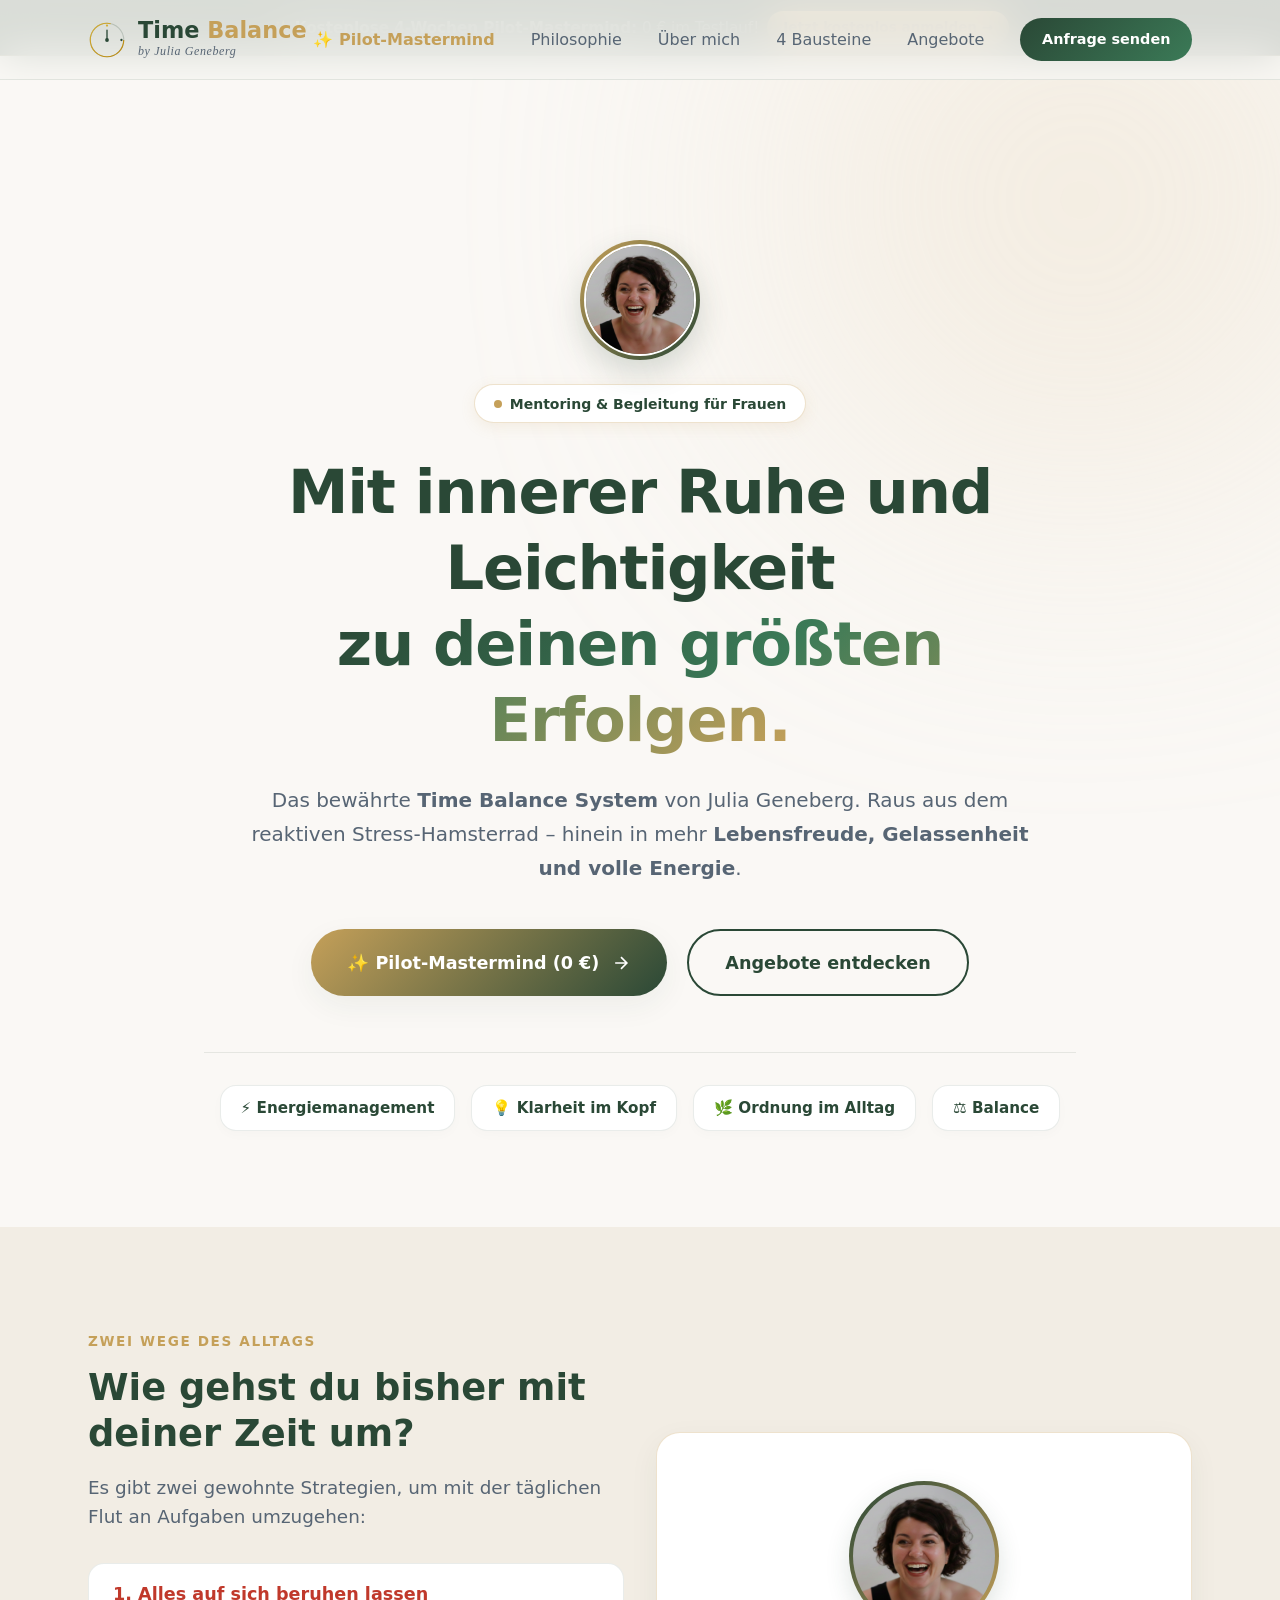
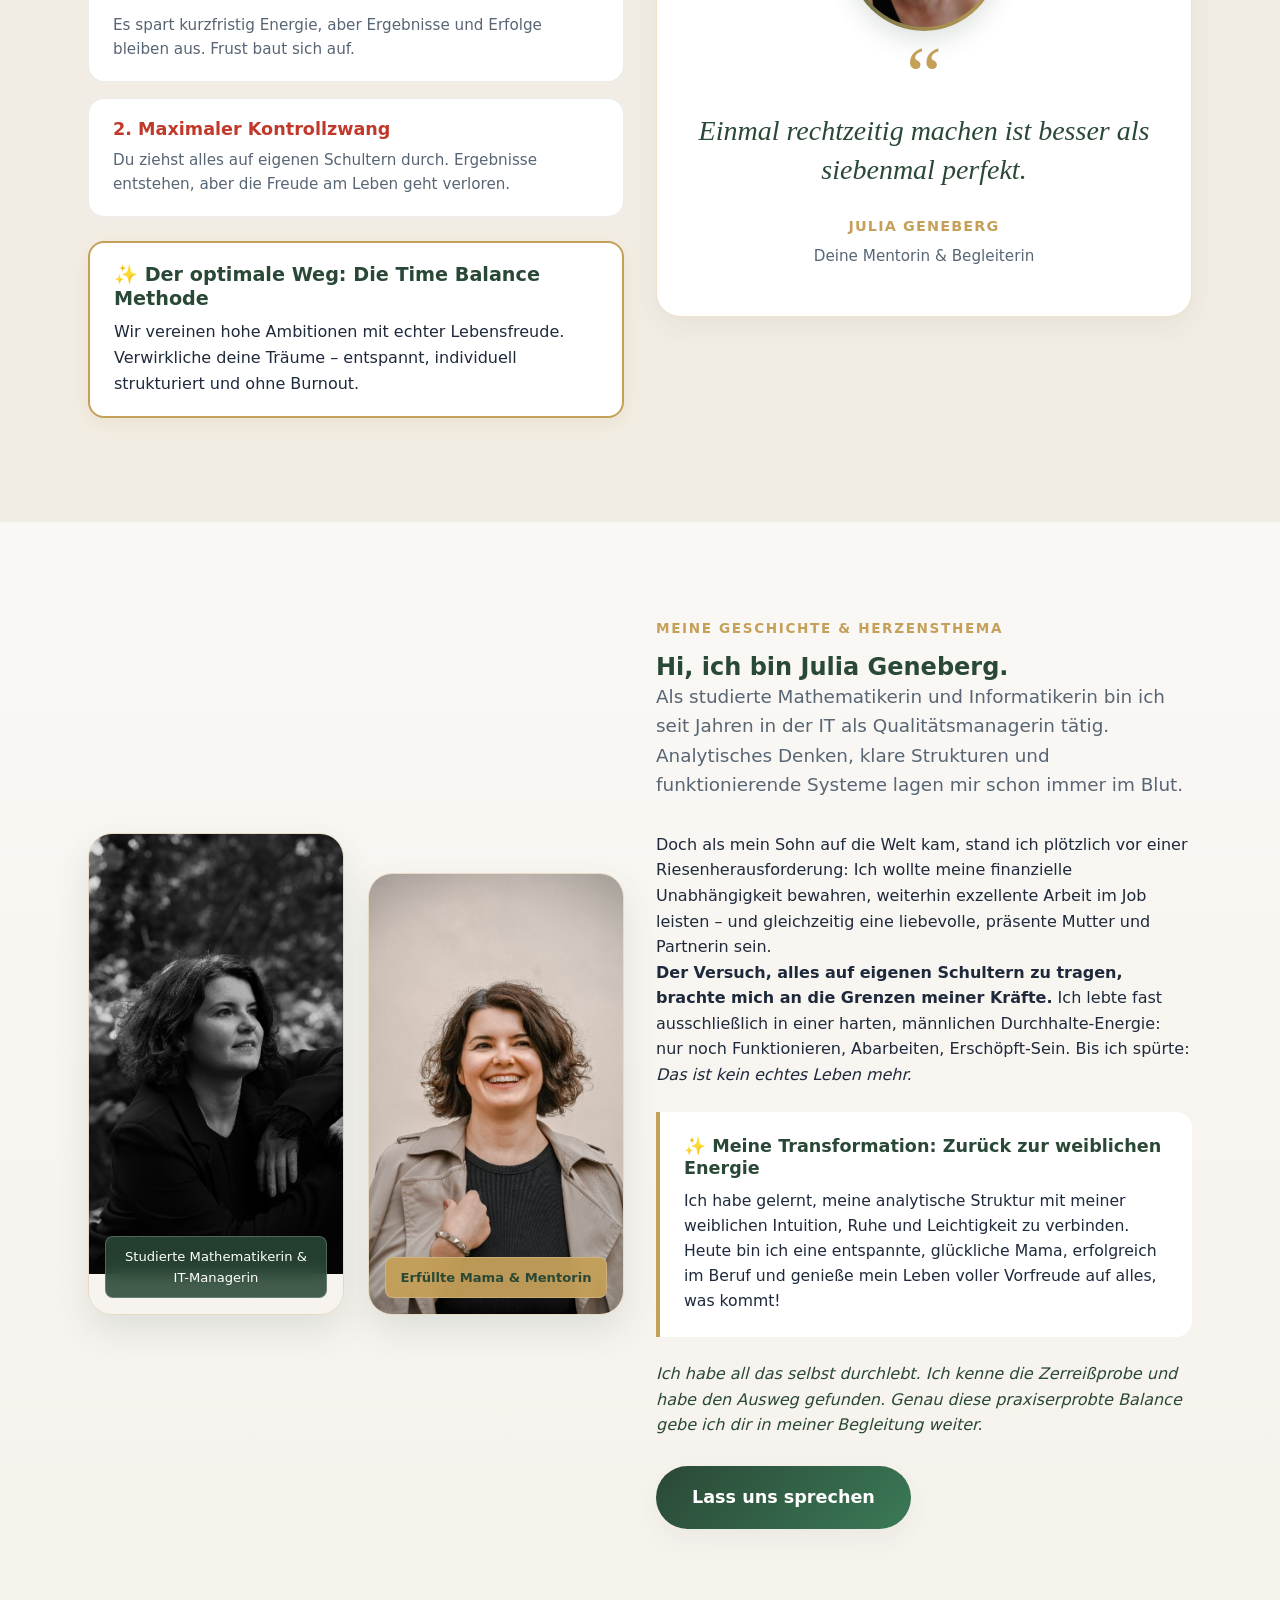
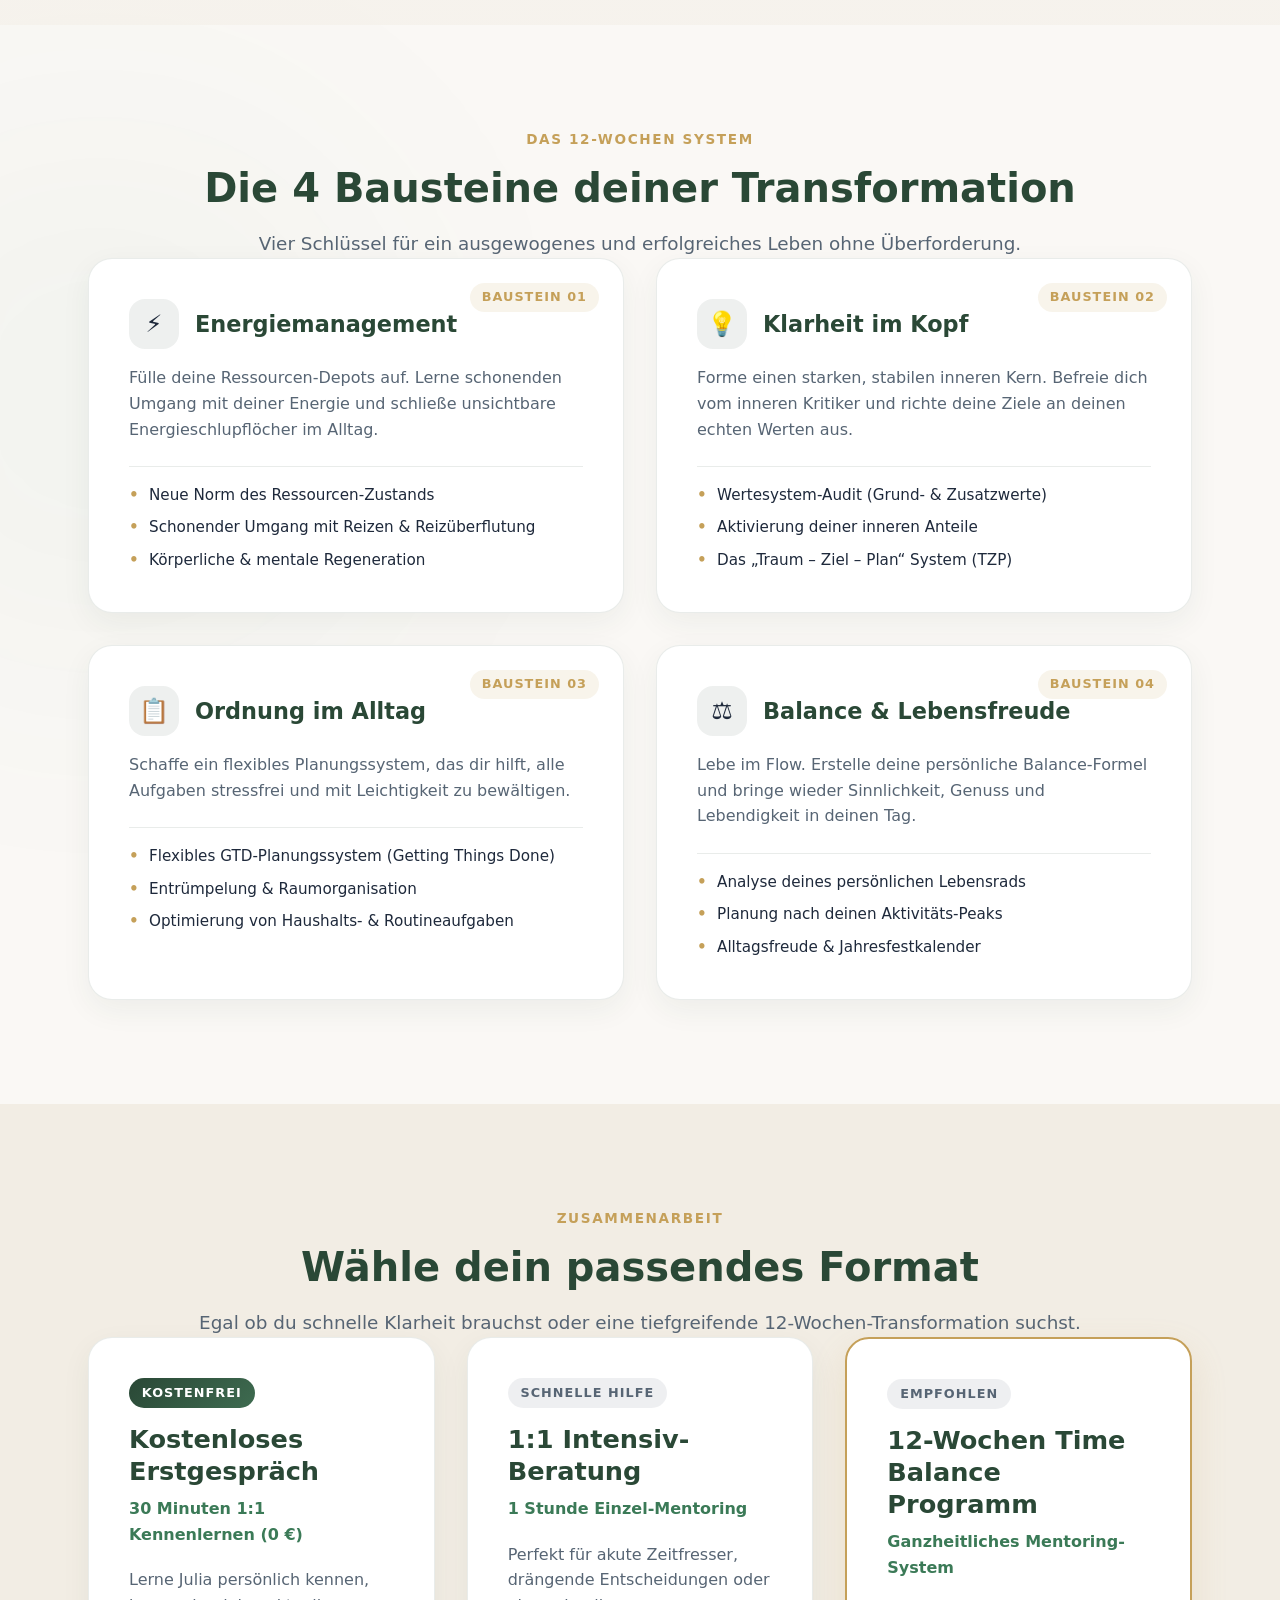
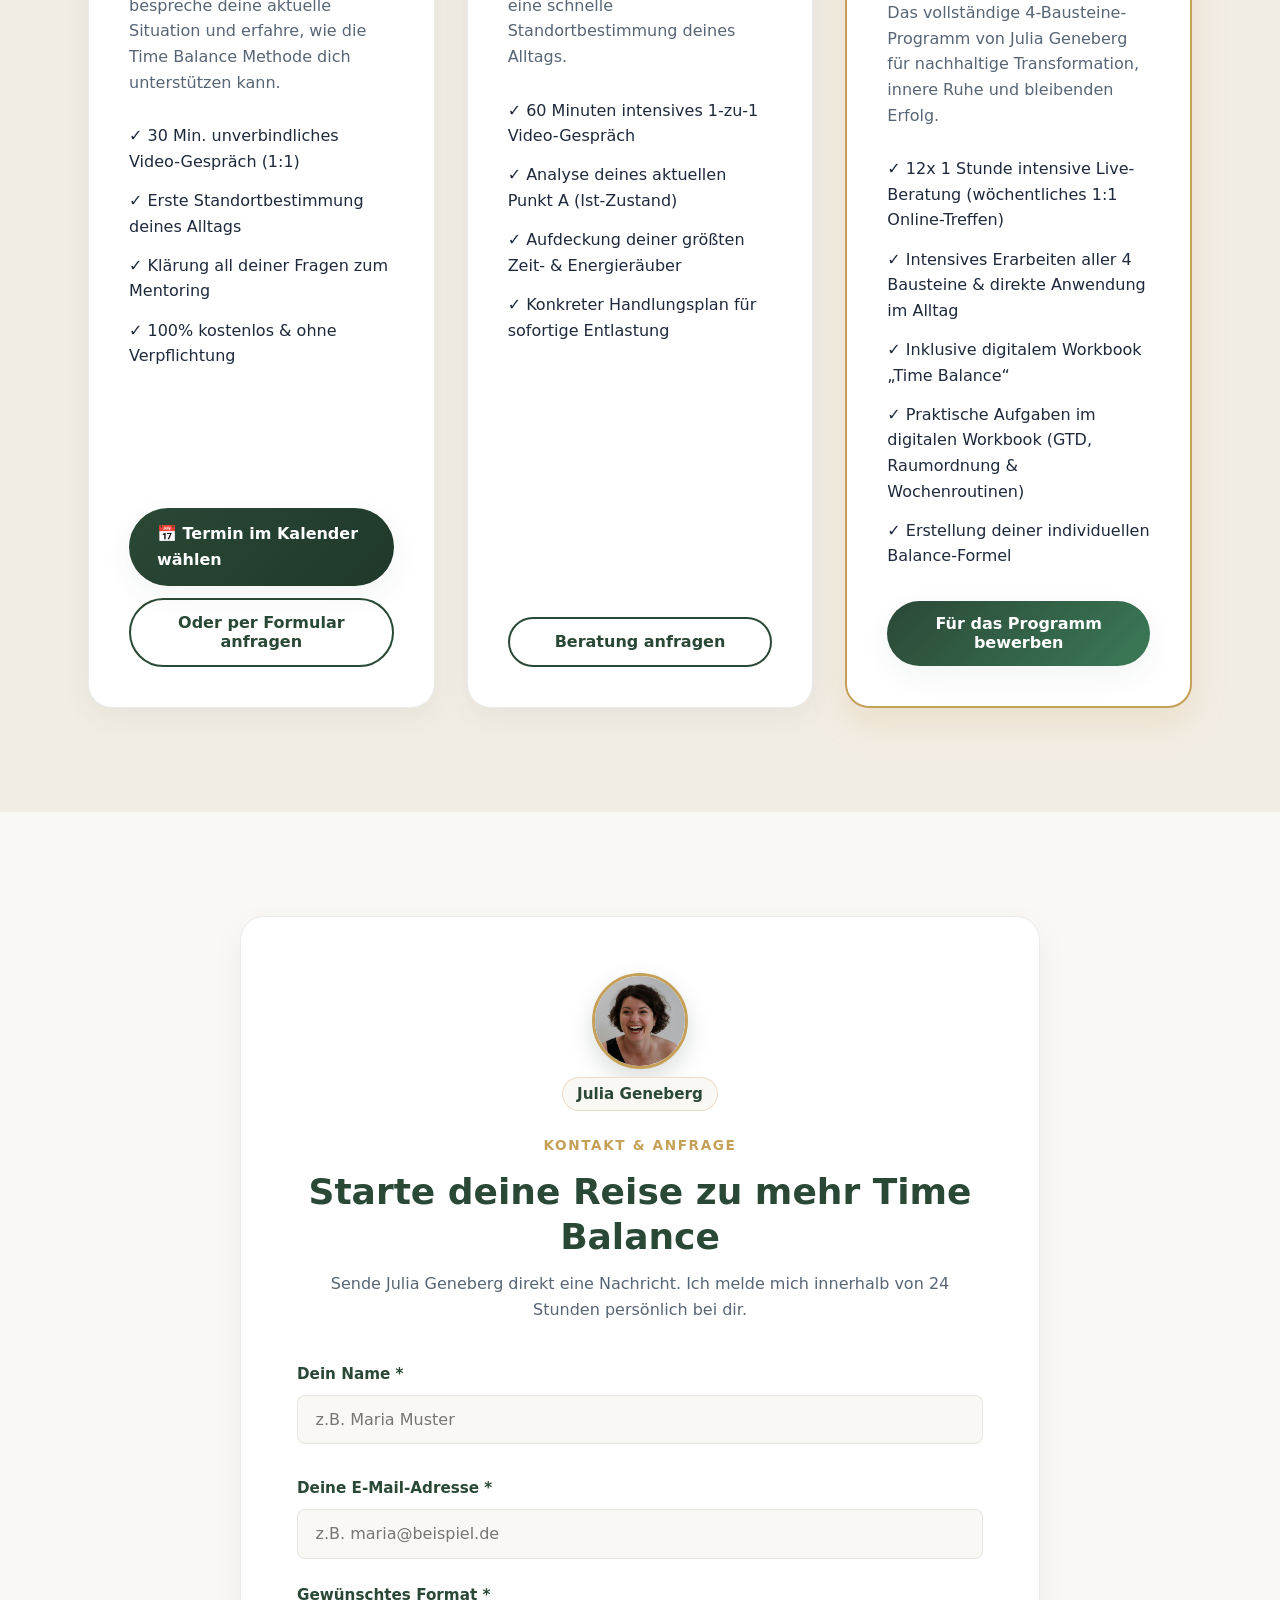
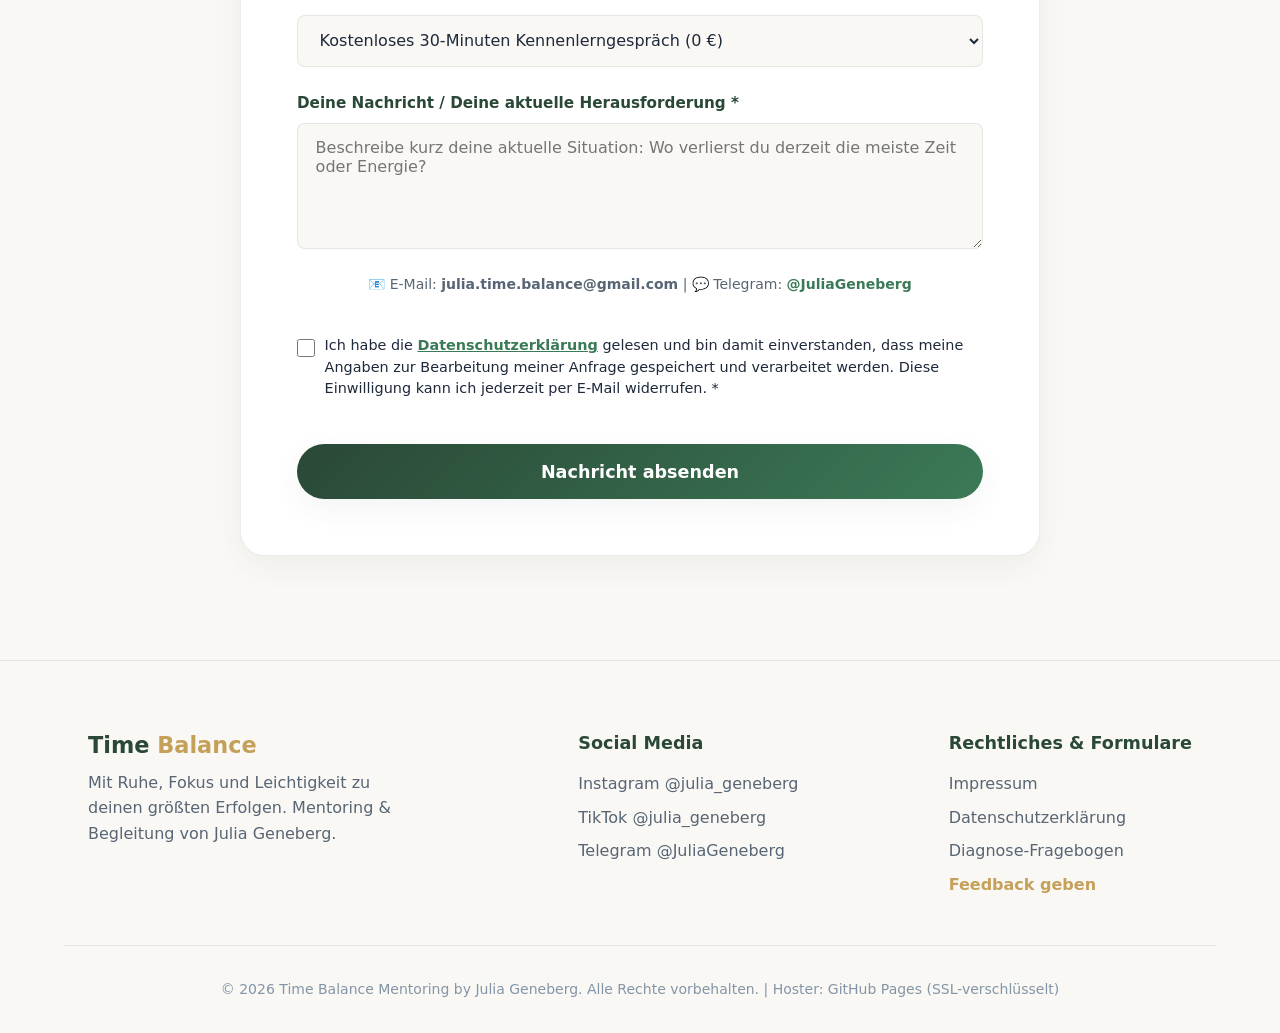
<file: index.html>
<!DOCTYPE html>
<html lang="de">
<head>
    <meta charset="UTF-8">
    <meta name="viewport" content="width=device-width, initial-scale=1.0">
    <title>Time Balance | Julia Geneberg – Mit innerer Ruhe & Leichtigkeit zum Erfolg</title>
    <meta name="description" content="Time Balance Mentoring & Begleitung von Julia Geneberg. Gewinne deine Lebensfreude, Gelassenheit und Energie zurück.">
    <meta name="keywords" content="Time Balance, Julia Geneberg, Zeitmanagement Mentoring, Energiemanagement, Lebensfreude, Gelassenheit, Work-Life-Balance, Begleitung">
    
    <!-- Open Graph / Social Media -->
    <meta property="og:title" content="Time Balance | Julia Geneberg">
    <meta property="og:description" content="Mit innerer Ruhe und Leichtigkeit zu deinen größten Erfolgen. Entdecke das 12-Wochen-Programm & die 1:1 Beratung.">
    <meta property="og:type" content="website">

    <!-- CSS (System & Local Fonts - 100% DSGVO-konform ohne US-Datentransfer) -->
    <link rel="stylesheet" href="style.css">
</head>
<body>

    <!-- Top Announcement Banner for Mastermind -->
    <div style="background: linear-gradient(135deg, #2A4836 0%, #1A3023 100%); color: #FFF; text-align: center; padding: 0.7rem 1rem; font-size: 0.95rem; font-weight: 500; border-bottom: 1px solid rgba(197, 160, 89, 0.4); position: relative; z-index: 101; display: flex; align-items: center; justify-content: center; flex-wrap: wrap; gap: 0.5rem;">
        <span>✨ <strong>Kostenlose 4-Wochen Pilot-Mastermind:</strong> 0 € im Testlauf!</span>
        <a href="fokusgruppe.html" style="display: inline-flex; align-items: center; gap: 0.35rem; background: #C5A059; color: #1E293B; font-weight: 700; padding: 0.35rem 1rem; border-radius: 50px; text-decoration: none; font-size: 0.85rem; box-shadow: 0 4px 12px rgba(0,0,0,0.15);">
            Jetzt kostenlos anmelden →
        </a>
    </div>

    <!-- Subtle Organic Background Glows -->
    <div class="bg-glow glow-light-1"></div>
    <div class="bg-glow glow-light-2"></div>

    <!-- Navigation Bar -->
    <nav class="navbar" id="navbar">
        <div class="container nav-container">
            <a href="#" class="logo">
                <div class="logo-icon-wrapper">
                    <!-- Custom Time Balance Clock Logo Icon -->
                    <svg class="logo-clock-svg" viewBox="0 0 100 100" width="38" height="38">
                        <circle cx="50" cy="50" r="44" fill="none" stroke="currentColor" stroke-width="3" opacity="0.2"/>
                        <circle cx="50" cy="50" r="44" fill="none" stroke="url(#goldGradient)" stroke-width="3" stroke-dasharray="276" stroke-dashoffset="60"/>
                        <!-- Clock Hands -->
                        <line x1="50" y1="50" x2="50" y2="24" stroke="currentColor" stroke-width="3.5" stroke-linecap="round"/>
                        <line x1="50" y1="50" x2="68" y2="50" stroke="url(#goldGradient)" stroke-width="3.5" stroke-linecap="round"/>
                        <!-- Center Balance Sphere -->
                        <circle cx="50" cy="50" r="5" fill="currentColor"/>
                        <!-- Gentle orbit dots -->
                        <circle cx="50" cy="12" r="3" fill="#D4AF37"/>
                        <circle cx="88" cy="50" r="3" fill="#2A4836"/>
                        <defs>
                            <linearGradient id="goldGradient" x1="0%" y1="0%" x2="100%" y2="100%">
                                <stop offset="0%" stop-color="#D4AF37"/>
                                <stop offset="100%" stop-color="#B8860B"/>
                            </linearGradient>
                        </defs>
                    </svg>
                </div>
                <div class="logo-text-group">
                    <span class="logo-title">Time <span class="accent-gold">Balance</span></span>
                    <span class="logo-subtitle">by Julia Geneberg</span>
                </div>
            </a>
            <div class="nav-links">
                <a href="fokusgruppe.html" style="color: var(--accent-gold); font-weight: 700;">✨ Pilot-Mastermind</a>
                <a href="#philosophie">Philosophie</a>
                <a href="#ueber-mich">Über mich</a>
                <a href="#bausteine">4 Bausteine</a>
                <a href="#angebote">Angebote</a>
                <a href="#kontakt" class="btn btn-nav btn-primary">Anfrage senden</a>
            </div>
        </div>
    </nav>

    <!-- Hero Section -->
    <header class="hero">
        <div class="container hero-container">
            <div class="hero-profile" style="margin-bottom: 1.5rem; display: flex; justify-content: center; align-items: center;">
                <div class="hero-avatar-circle" style="width: 120px; height: 120px; min-width: 120px; min-height: 120px; max-width: 120px; max-height: 120px; border-radius: 50%; padding: 4px; background: linear-gradient(135deg, var(--accent-gold) 0%, var(--brand-forest) 100%); box-shadow: 0 10px 25px rgba(42, 72, 54, 0.2); overflow: hidden; display: block;">
                    <img src="julia-geneberg.jpg" alt="Julia Geneberg – Time Balance Mentorin & Begleiterin" class="hero-avatar-img" style="width: 100%; height: 100%; border-radius: 50%; object-fit: cover; display: block; border: 2px solid #FFF;">
                </div>
            </div>
            <div class="hero-badge">
                <span class="pulse-dot"></span> Mentoring & Begleitung für Frauen
            </div>
            <h1 class="hero-title">
                Mit innerer Ruhe und Leichtigkeit <br>
                <span class="gradient-text">zu deinen größten Erfolgen.</span>
            </h1>
            <p class="hero-subtitle">
                Das bewährte <strong>Time Balance System</strong> von Julia Geneberg. Raus aus dem reaktiven Stress-Hamsterrad – hinein in mehr <strong>Lebensfreude, Gelassenheit und volle Energie</strong>.
            </p>
            <div class="hero-actions">
                <a href="fokusgruppe.html" class="btn btn-primary btn-lg shadow-soft" style="background: linear-gradient(135deg, #C5A059 0%, #2A4836 100%); border: none;">
                    <span>✨ Pilot-Mastermind (0 €)</span>
                    <svg width="20" height="20" viewBox="0 0 24 24" fill="none" stroke="currentColor" stroke-width="2"><path d="M5 12h14M12 5l7 7-7 7"/></svg>
                </a>
                <a href="#angebote" class="btn btn-outline btn-lg">Angebote entdecken</a>
            </div>
            
            <!-- Key Pillars Overview -->
            <div class="hero-pillars-preview">
                <div class="pillar-pill">⚡ Energiemanagement</div>
                <div class="pillar-pill">💡 Klarheit im Kopf</div>
                <div class="pillar-pill">🌿 Ordnung im Alltag</div>
                <div class="pillar-pill">⚖️ Balance</div>
            </div>
        </div>
    </header>

    <main>
        <!-- Core Philosophy Section -->
        <section class="section philosophy-section" id="philosophie">
            <div class="container">
                <div class="grid grid-2 align-center">
                    <div class="philosophy-text">
                        <span class="section-tag">Zwei Wege des Alltags</span>
                        <h2>Wie gehst du bisher mit deiner Zeit um?</h2>
                        <p class="lead-text">Es gibt zwei gewohnte Strategien, um mit der täglichen Flut an Aufgaben umzugehen:</p>
                        
                        <div class="strategy-comparison">
                            <div class="strategy-box strategy-bad">
                                <h4>1. Alles auf sich beruhen lassen</h4>
                                <p>Es spart kurzfristig Energie, aber Ergebnisse und Erfolge bleiben aus. Frust baut sich auf.</p>
                            </div>
                            <div class="strategy-box strategy-bad">
                                <h4>2. Maximaler Kontrollzwang</h4>
                                <p>Du ziehst alles auf eigenen Schultern durch. Ergebnisse entstehen, aber die Freude am Leben geht verloren.</p>
                            </div>
                        </div>

                        <div class="strategy-box strategy-good">
                            <h4>✨ Der optimale Weg: Die Time Balance Methode</h4>
                            <p>Wir vereinen hohe Ambitionen mit echter Lebensfreude. Verwirkliche deine Träume – entspannt, individuell strukturiert und ohne Burnout.</p>
                        </div>
                    </div>

                    <div class="philosophy-card-wrapper">
                        <div class="glass-card main-quote-card text-center">
                            <div class="author-photo-wrapper">
                                <img src="julia-geneberg.jpg" alt="Julia Geneberg – Time Balance Mentorin & Begleiterin" class="author-photo">
                            </div>
                            <div class="quote-icon">“</div>
                            <blockquote class="quote-text">
                                Einmal rechtzeitig machen ist besser als siebenmal perfekt.
                            </blockquote>
                            <cite class="quote-author">Julia Geneberg</cite>
                            <p class="author-title">Deine Mentorin & Begleiterin</p>
                        </div>
                    </div>
                </div>
            </div>
        </section>

        <!-- Section: Über Julia Geneberg (Meine Story) -->
        <section class="section about-section" id="ueber-mich">
            <div class="container">
                <div class="grid grid-2 align-center">
                    <div class="about-images-gallery">
                        <div class="about-img-card card-primary">
                            <img src="julia-about-1.jpg" alt="Julia Geneberg – Mentoring & IT Qualitätsmanagerin" class="about-img">
                            <div class="about-img-badge">
                                <span>Studierte Mathematikerin & IT-Managerin</span>
                            </div>
                        </div>
                        <div class="about-img-card card-secondary">
                            <img src="julia-about-2.jpg" alt="Julia Geneberg – Mit Leichtigkeit und Freude im Leben" class="about-img">
                            <div class="about-img-badge gold-badge">
                                <span>Erfüllte Mama & Mentorin</span>
                            </div>
                        </div>
                    </div>

                    <div class="about-text-content">
                        <span class="section-tag">Meine Geschichte & Herzensthema</span>
                        <h2>Hi, ich bin Julia Geneberg.</h2>
                        <p class="lead-text">
                            Als studierte Mathematikerin und Informatikerin bin ich seit Jahren in der IT als Qualitätsmanagerin tätig. Analytisches Denken, klare Strukturen und funktionierende Systeme lagen mir schon immer im Blut.
                        </p>
                        
                        <p>
                            Doch als mein Sohn auf die Welt kam, stand ich plötzlich vor einer Riesenherausforderung: Ich wollte meine finanzielle Unabhängigkeit bewahren, weiterhin exzellente Arbeit im Job leisten – und gleichzeitig eine liebevolle, präsente Mutter und Partnerin sein.
                        </p>

                        <p>
                            <strong>Der Versuch, alles auf eigenen Schultern zu tragen, brachte mich an die Grenzen meiner Kräfte.</strong> Ich lebte fast ausschließlich in einer harten, männlichen Durchhalte-Energie: nur noch Funktionieren, Abarbeiten, Erschöpft-Sein. Bis ich spürte: <em>Das ist kein echtes Leben mehr.</em>
                        </p>

                        <div class="about-highlight-box">
                            <h4>✨ Meine Transformation: Zurück zur weiblichen Energie</h4>
                            <p>
                                Ich habe gelernt, meine analytische Struktur mit meiner weiblichen Intuition, Ruhe und Leichtigkeit zu verbinden. Heute bin ich eine entspannte, glückliche Mama, erfolgreich im Beruf und genieße mein Leben voller Vorfreude auf alles, was kommt!
                            </p>
                        </div>

                        <p class="about-closing-note">
                            Ich habe all das selbst durchlebt. Ich kenne die Zerreißprobe und habe den Ausweg gefunden. Genau diese praxiserprobte Balance gebe ich dir in meiner Begleitung weiter.
                        </p>

                        <div class="about-cta">
                            <a href="#kontakt" class="btn btn-primary btn-lg shadow-soft">Lass uns sprechen</a>
                        </div>
                    </div>
                </div>
            </div>
        </section>

        <!-- The 4 Modules / Bausteine Section -->
        <section class="section modules-section" id="bausteine">
            <div class="container">
                <div class="section-header text-center">
                    <span class="section-tag">Das 12-Wochen System</span>
                    <h2>Die 4 Bausteine deiner Transformation</h2>
                    <p>Vier Schlüssel für ein ausgewogenes und erfolgreiches Leben ohne Überforderung.</p>
                </div>

                <div class="grid modules-grid">
                    <!-- Modul 1 -->
                    <div class="glass-card module-card">
                        <div class="module-number">Baustein 01</div>
                        <div class="module-header">
                            <div class="module-icon">⚡</div>
                            <h3>Energiemanagement</h3>
                        </div>
                        <p class="module-desc">Fülle deine Ressourcen-Depots auf. Lerne schonenden Umgang mit deiner Energie und schließe unsichtbare Energieschlupflöcher im Alltag.</p>
                        <ul class="module-topics">
                            <li>Neue Norm des Ressourcen-Zustands</li>
                            <li>Schonender Umgang mit Reizen & Reizüberflutung</li>
                            <li>Körperliche & mentale Regeneration</li>
                        </ul>
                    </div>

                    <!-- Modul 2 -->
                    <div class="glass-card module-card">
                        <div class="module-number">Baustein 02</div>
                        <div class="module-header">
                            <div class="module-icon">💡</div>
                            <h3>Klarheit im Kopf</h3>
                        </div>
                        <p class="module-desc">Forme einen starken, stabilen inneren Kern. Befreie dich vom inneren Kritiker und richte deine Ziele an deinen echten Werten aus.</p>
                        <ul class="module-topics">
                            <li>Wertesystem-Audit (Grund- & Zusatzwerte)</li>
                            <li>Aktivierung deiner inneren Anteile</li>
                            <li>Das „Traum – Ziel – Plan“ System (TZP)</li>
                        </ul>
                    </div>

                    <!-- Modul 3 -->
                    <div class="glass-card module-card">
                        <div class="module-number">Baustein 03</div>
                        <div class="module-header">
                            <div class="module-icon">📋</div>
                            <h3>Ordnung im Alltag</h3>
                        </div>
                        <p class="module-desc">Schaffe ein flexibles Planungssystem, das dir hilft, alle Aufgaben stressfrei und mit Leichtigkeit zu bewältigen.</p>
                        <ul class="module-topics">
                            <li>Flexibles GTD-Planungssystem (Getting Things Done)</li>
                            <li>Entrümpelung & Raumorganisation</li>
                            <li>Optimierung von Haushalts- & Routineaufgaben</li>
                        </ul>
                    </div>

                    <!-- Modul 4 -->
                    <div class="glass-card module-card">
                        <div class="module-number">Baustein 04</div>
                        <div class="module-header">
                            <div class="module-icon">⚖️</div>
                            <h3>Balance & Lebensfreude</h3>
                        </div>
                        <p class="module-desc">Lebe im Flow. Erstelle deine persönliche Balance-Formel und bringe wieder Sinnlichkeit, Genuss und Lebendigkeit in deinen Tag.</p>
                        <ul class="module-topics">
                            <li>Analyse deines persönlichen Lebensrads</li>
                            <li>Planung nach deinen Aktivitäts-Peaks</li>
                            <li>Alltagsfreude & Jahresfestkalender</li>
                        </ul>
                    </div>
                </div>
            </div>
        </section>

        <!-- Offers / Program Pricing Section -->
        <section class="section offers-section" id="angebote">
            <div class="container">
                <div class="section-header text-center">
                    <span class="section-tag">Zusammenarbeit</span>
                    <h2>Wähle dein passendes Format</h2>
                    <p>Egal ob du schnelle Klarheit brauchst oder eine tiefgreifende 12-Wochen-Transformation suchst.</p>
                </div>

                <div class="grid offers-grid-3">
                    <!-- Offer 1: Kostenloses Erstgespräch -->
                    <div class="glass-card offer-card">
                        <div class="offer-badge badge-free">Kostenfrei</div>
                        <h3>Kostenloses Erstgespräch</h3>
                        <div class="offer-duration">30 Minuten 1:1 Kennenlernen (0 €)</div>
                        <p class="offer-intro">Lerne Julia persönlich kennen, bespreche deine aktuelle Situation und erfahre, wie die Time Balance Methode dich unterstützen kann.</p>
                        <ul class="offer-features">
                            <li>✓ 30 Min. unverbindliches Video-Gespräch (1:1)</li>
                            <li>✓ Erste Standortbestimmung deines Alltags</li>
                            <li>✓ Klärung all deiner Fragen zum Mentoring</li>
                            <li>✓ 100% kostenlos & ohne Verpflichtung</li>
                        </ul>
                        <div style="display: flex; flex-direction: column; gap: 0.75rem; margin-top: auto;">
                            <a href="https://calendar.app.google/Az9xQt5FuJ6fPstb7" target="_blank" rel="noopener" class="btn btn-calendar btn-block shadow-soft">
                                📅 Termin im Kalender wählen
                            </a>
                            <button class="btn btn-outline btn-block select-offer-btn" data-offer="Kostenloses 30-Minuten Kennenlerngespräch">
                                Oder per Formular anfragen
                            </button>
                        </div>
                    </div>

                    <!-- Offer 2: 1:1 Beratung -->
                    <div class="glass-card offer-card">
                        <div class="offer-badge">Schnelle Hilfe</div>
                        <h3>1:1 Intensiv-Beratung</h3>
                        <div class="offer-duration">1 Stunde Einzel-Mentoring</div>
                        <p class="offer-intro">Perfekt für akute Zeitfresser, drängende Entscheidungen oder eine schnelle Standortbestimmung deines Alltags.</p>
                        <ul class="offer-features">
                            <li>✓ 60 Minuten intensives 1-zu-1 Video-Gespräch</li>
                            <li>✓ Analyse deines aktuellen Punkt A (Ist-Zustand)</li>
                            <li>✓ Aufdeckung deiner größten Zeit- & Energieräuber</li>
                            <li>✓ Konkreter Handlungsplan für sofortige Entlastung</li>
                        </ul>
                        <button class="btn btn-outline btn-block select-offer-btn" data-offer="1:1 Intensiv-Beratung (1 Std.)" style="margin-top: auto;">
                            Beratung anfragen
                        </button>
                    </div>

                    <!-- Offer 3: 12-Wochen Programm -->
                    <div class="glass-card offer-card offer-featured">
                        <div class="offer-badge badge-featured">Empfohlen</div>
                        <h3>12-Wochen Time Balance Programm</h3>
                        <div class="offer-duration">Ganzheitliches Mentoring-System</div>
                        <p class="offer-intro">Das vollständige 4-Bausteine-Programm von Julia Geneberg für nachhaltige Transformation, innere Ruhe und bleibenden Erfolg.</p>
                        <ul class="offer-features">
                            <li>✓ 12x 1 Stunde intensive Live-Beratung (wöchentliches 1:1 Online-Treffen)</li>
                            <li>✓ Intensives Erarbeiten aller 4 Bausteine & direkte Anwendung im Alltag</li>
                            <li>✓ Inklusive digitalem Workbook „Time Balance“</li>
                            <li>✓ Praktische Aufgaben im digitalen Workbook (GTD, Raumordnung & Wochenroutinen)</li>
                            <li>✓ Erstellung deiner individuellen Balance-Formel</li>
                        </ul>
                        <button class="btn btn-primary btn-block shadow-soft select-offer-btn" data-offer="12-Wochen Time Balance Programm" style="margin-top: auto;">
                            Für das Programm bewerben
                        </button>
                    </div>
                </div>
            </div>
        </section>

        <!-- Direct Contact Form Section -->
        <section class="section contact-section" id="kontakt">
            <div class="container">
                <div class="contact-wrapper glass-card">
                    <div class="contact-header text-center">
                        <div class="contact-avatar-wrapper">
                            <img src="julia-geneberg.jpg" alt="Julia Geneberg – Deine Mentorin" class="contact-avatar-img">
                            <span class="contact-avatar-label">Julia Geneberg</span>
                        </div>
                        <span class="section-tag">Kontakt & Anfrage</span>
                        <h2>Starte deine Reise zu mehr Time Balance</h2>
                        <p>Sende Julia Geneberg direkt eine Nachricht. Ich melde mich innerhalb von 24 Stunden persönlich bei dir.</p>
                    </div>

                    <form class="contact-form" id="contactForm" onsubmit="handleContactSubmit(event)">
                        <input type="hidden" name="access_key" value="28f46f2c-7856-4ea6-a1ff-81896bbd7e42">
                        <input type="hidden" name="from_name" value="Time Balance Website">
                        <input type="hidden" name="subject" value="Neue Kontaktanfrage über die Website">

                        <div class="form-row grid grid-2">
                            <div class="form-group">
                                <label for="contactName">Dein Name *</label>
                                <input type="text" id="contactName" name="name" class="form-input" placeholder="z.B. Maria Muster" required>
                            </div>
                            <div class="form-group">
                                <label for="contactEmail">Deine E-Mail-Adresse *</label>
                                <input type="email" id="contactEmail" name="email" class="form-input" placeholder="z.B. maria@beispiel.de" required>
                            </div>
                        </div>

                        <div class="form-group">
                            <label for="contactOffer">Gewünschtes Format *</label>
                            <select id="contactOffer" name="Gewuenschtes_Format" class="form-input form-select" required>
                                <option value="Kostenloses 30-Minuten Kennenlerngespräch">Kostenloses 30-Minuten Kennenlerngespräch (0 €)</option>
                                <option value="1:1 Intensiv-Beratung (1 Std.)">1:1 Intensiv-Beratung (1 Std.)</option>
                                <option value="12-Wochen Time Balance Programm">12-Wochen Time Balance Programm (Mentoring)</option>
                                <option value="Allgemeine Frage">Allgemeine Frage / Sonstiges</option>
                            </select>
                        </div>

                        <div class="form-group">
                            <label for="contactMessage">Deine Nachricht / Deine aktuelle Herausforderung *</label>
                            <textarea id="contactMessage" name="nachricht" class="form-input form-textarea" rows="5" placeholder="Beschreibe kurz deine aktuelle Situation: Wo verlierst du derzeit die meiste Zeit oder Energie?" required></textarea>
                        </div>

                        <!-- Direct Receiver Config Option -->
                        <div class="form-note">
                            <span>📧 E-Mail: <strong>julia.time.balance@gmail.com</strong> | 💬 Telegram: <a href="https://t.me/JuliaGeneberg" target="_blank" rel="noopener" style="color: var(--brand-emerald); font-weight: 600;">@JuliaGeneberg</a></span>
                        </div>

                        <!-- Datenschutz-Einwilligung -->
                        <label class="consent-check" style="display: flex; align-items: flex-start; gap: 0.6rem; margin: 1rem 0 1.25rem; font-size: 0.9rem; line-height: 1.5; cursor: pointer; text-align: left;">
                            <input type="checkbox" name="Datenschutz_Einwilligung" value="Ja, akzeptiert" required style="margin-top: 0.25rem; width: 18px; height: 18px; min-width: 18px; accent-color: var(--brand-forest);">
                            <span>Ich habe die <a href="#datenschutz" class="open-datenschutz" style="color: var(--brand-emerald); font-weight: 600; text-decoration: underline;">Datenschutzerklärung</a> gelesen und bin damit einverstanden, dass meine Angaben zur Bearbeitung meiner Anfrage gespeichert und verarbeitet werden. Diese Einwilligung kann ich jederzeit per E-Mail widerrufen. *</span>
                        </label>

                        <button type="submit" class="btn btn-primary btn-lg btn-block shadow-soft">
                            Nachricht absenden
                        </button>
                    </form>
                    <div class="form-success-message text-center" id="formSuccessMessage" style="display: none;">
                        <div class="success-icon">✨</div>
                        <h3>Vielen Dank für deine Nachricht!</h3>
                        <p>Ich habe deine Anfrage erhalten und werde mich ganz bald persönlich bei dir melden.</p>
                        <div style="margin-top: 1.25rem; padding: 1.25rem; background: rgba(197, 160, 89, 0.12); border-radius: var(--radius-md); border: 1px solid var(--accent-gold);">
                            <strong>💡 Tipp zur Vorbereitung:</strong><br>
                            Fülle gerne schon vorab deinen kostenlosen <a href="fragebogen.html" target="_blank" style="color: var(--brand-forest); text-decoration: underline; font-weight: 700;">Time Balance Fragebogen</a> aus. So lernen wir deine Situation vorab kennen und nutzen deine 30 Minuten optimal!
                        </div>
                    </div>
                </div>
            </div>
        </section>
    </main>

    <!-- Footer -->
    <footer class="footer">
        <div class="container footer-container">
            <div class="footer-brand">
                <div class="logo">
                    <span class="logo-title">Time <span class="accent-gold">Balance</span></span>
                </div>
                <p>Mit Ruhe, Fokus und Leichtigkeit zu deinen größten Erfolgen. Mentoring & Begleitung von Julia Geneberg.</p>
            </div>

            <div class="footer-links">
                <h4>Social Media</h4>
                <ul>
                    <li><a href="https://www.instagram.com/julia_geneberg/?hl=de" target="_blank" rel="noopener">Instagram @julia_geneberg</a></li>
                    <li><a href="https://www.tiktok.com/@julia_geneberg" target="_blank" rel="noopener">TikTok @julia_geneberg</a></li>
                    <li><a href="https://t.me/JuliaGeneberg" target="_blank" rel="noopener">Telegram @JuliaGeneberg</a></li>
                </ul>
            </div>

            <div class="footer-links">
                <h4>Rechtliches & Formulare</h4>
                <ul>
                    <li><a href="#" id="openImpressum">Impressum</a></li>
                    <li><a href="#" id="openDatenschutz">Datenschutzerklärung</a></li>
                    <li><a href="fragebogen.html">Diagnose-Fragebogen</a></li>
                    <li><a href="feedback.html" style="font-weight: 600; color: var(--accent-gold);">Feedback geben</a></li>
                </ul>
            </div>
        </div>
        <div class="container footer-bottom">
            <p>&copy; <span id="year"></span> Time Balance Mentoring by Julia Geneberg. Alle Rechte vorbehalten. | Hoster: GitHub Pages (SSL-verschlüsselt)</p>
        </div>
    </footer>

    <!-- Modal Impressum -->
    <div class="modal" id="modalImpressum" aria-hidden="true">
        <div class="modal-overlay" id="closeImpressumOverlay"></div>
        <div class="modal-container glass-card">
            <button class="modal-close" id="closeImpressumBtn">&times;</button>
            <div class="modal-body">
                <h2>Impressum</h2>
                <p><strong>Diensteanbieter:</strong></p>
                <p>
                    Julia Geneberg<br>
                    Einzelunternehmen<br>
                    Wilhelmshöhe 39<br>
                    33102 Paderborn<br>
                    Deutschland<br>
                    <small><em>(Geschäftsbezeichnung: Time Balance Mentoring)</em></small>
                </p>

                <p><strong>Kontaktmöglichkeiten:</strong><br>
                    E-Mail: <a href="mailto:julia.time.balance@gmail.com" style="color: var(--brand-emerald);">julia.time.balance@gmail.com</a><br>
                    Telegram: <a href="https://t.me/JuliaGeneberg" target="_blank" rel="noopener" style="color: var(--brand-emerald);">t.me/JuliaGeneberg</a>
                </p>

                <p><strong>Angaben zum Unternehmen:</strong><br>
                    Umsatzsteuer-Identifikationsnummer (USt-ID): <strong>DE367524229</strong>
                </p>

                <p><strong>Audiovisuelle Mediendienste:</strong><br>
                    Sitzland: Deutschland<br>
                    Zuständige Regulierungs- bzw. Aufsichtsbehörde: Landesanstalt für Medien NRW (<a href="https://www.medienanstalt-nrw.de/" target="_blank" rel="noopener" style="color: var(--brand-emerald);">https://www.medienanstalt-nrw.de/</a>)
                </p>

                <p><strong>Social Media & Onlinepräsenzen:</strong><br>
                    Dieses Impressum gilt auch für die folgenden Social-Media-Präsenzen und Onlineprofile:<br>
                    • Instagram: <a href="https://www.instagram.com/julia_geneberg/?hl=de" target="_blank" rel="noopener" style="color: var(--brand-emerald);">@julia_geneberg</a><br>
                    • TikTok: <a href="https://www.tiktok.com/@julia_geneberg" target="_blank" rel="noopener" style="color: var(--brand-emerald);">@julia_geneberg</a>
                </p>

                <p><strong>Vorbehalt der Nutzung für Text und Data Mining:</strong><br>
                    Der Inhaber dieser Website gestattet die Nutzung oder das Herunterladen von Inhalten dieser Website durch Dritte für die Entwicklung, das Training oder den Betrieb von künstlicher Intelligenz oder anderen maschinellen Lernsystemen ("Text und Data Mining") ausschließlich mit ausdrücklicher schriftlicher Zustimmung des Inhabers.
                </p>

                <p><strong>Haftungs- und Schutzrechtshinweise:</strong><br>
                    <strong>Haftungsausschluss:</strong> Die Inhalte dieses Onlineangebotes wurden sorgfältig erstellt, dienen jedoch nur der Information.<br>
                    <strong>Links auf fremde Webseiten:</strong> Die Inhalte fremder Webseiten, auf die wir verweisen, liegen außerhalb unseres Verantwortungsbereiches.<br>
                    <strong>Urheberrechte und Markenrechte:</strong> Alle Inhalte wie Texte, Fotografien und Grafiken sind durch Schutzrechte geschützt.<br>
                    <strong>Hinweise auf Rechtsverstöße:</strong> Sollten Sie Rechtsverstöße bemerken, bitten um einen Hinweis zur unverzüglichen Entfernung.
                </p>
                <p style="font-size: 0.8rem; color: var(--text-muted); margin-top: 1.5rem;">
                    Erstellt mit Unterstützung von Datenschutz-Generator.de von RA Dr. Thomas Schwenke.
                </p>
            </div>
        </div>
    </div>

    <!-- Modal Datenschutz -->
    <div class="modal" id="modalDatenschutz" aria-hidden="true">
        <div class="modal-overlay" id="closeDatenschutzOverlay"></div>
        <div class="modal-container glass-card">
            <button class="modal-close" id="closeDatenschutzBtn">&times;</button>
            <div class="modal-body">
                <h2>Datenschutzerklärung</h2>
                
                <h3>Präambel</h3>
                <p>Mit der folgenden Datenschutzerklärung möchten wir Sie darüber aufklären, welche Arten Ihrer personenbezogenen Daten (nachfolgend auch kurz als "Daten" bezeichnet) wir zu welchen Zwecken und in welchem Umfang verarbeiten. Die Datenschutzerklärung gilt für alle von uns durchgeführten Verarbeitungen personenbezogener Daten, sowohl im Rahmen der Erbringung unserer Leistungen als auch insbesondere auf unseren Webseiten, in mobilen Applikationen sowie innerhalb externer Onlinepräsenzen, wie z. B. unserer Social-Media-Profile (nachfolgend zusammenfassend bezeichnet als "Onlineangebot").</p>
                <p><small>Stand: 29. Dezember 2025</small></p>

                <h3>Verantwortlicher</h3>
                <p>
                    Julia Geneberg<br>
                    Einzelunternehmen<br>
                    Wilhelmshöhe 39<br>
                    33102 Paderborn<br>
                    Deutschland<br>
                    E-Mail-Adresse: <a href="mailto:julia.time.balance@gmail.com" style="color: var(--brand-emerald);">julia.time.balance@gmail.com</a>
                </p>

                <h3>Übersicht der Verarbeitungen</h3>
                <p>Die nachfolgende Übersicht fasst die Arten der verarbeiteten Daten und die Zwecke ihrer Verarbeitung zusammen und verweist auf die betroffenen Personen.</p>
                <p><strong>Arten der verarbeiteten Daten:</strong> Bestandsdaten, Zahlungsdaten, Kontaktdaten, Inhaltsdaten, Vertragsdaten, Nutzungsdaten, Meta-, Kommunikations- und Verfahrensdaten, Protokolldaten.</p>
                <p><strong>Kategorien betroffener Personen:</strong> Leistungsempfänger und Auftraggeber, Interessenten, Kommunikationspartner, Nutzer, Geschäfts- und Vertragspartner.</p>
                <p><strong>Zwecke der Verarbeitung:</strong> Erbringung vertraglicher Leistungen und Erfüllung vertraglicher Pflichten, Kommunikation, Sicherheitsmaßnahmen, Direktmarketing, Büro- und Organisationsverfahren, Organisations- und Verwaltungsverfahren, Feedback, Marketing, Bereitstellung unseres Onlineangebotes und Nutzerfreundlichkeit, Informationstechnische Infrastruktur, Öffentlichkeitsarbeit.</p>

                <h3>Maßgebliche Rechtsgrundlagen</h3>
                <p>Maßgebliche Rechtsgrundlagen nach der DSGVO: Im Folgenden erhalten Sie eine Übersicht der Rechtsgrundlagen der DSGVO, auf deren Basis wir personenbezogene Daten verarbeiten:</p>
                <ul>
                    <li><strong>Einwilligung (Art. 6 Abs. 1 S. 1 lit. a) DSGVO)</strong> - Die betroffene Person hat ihre Einwilligung in die Verarbeitung gegeben.</li>
                    <li><strong>Vertragserfüllung und vorvertragliche Anfragen (Art. 6 Abs. 1 S. 1 lit. b) DSGVO)</strong> - Die Verarbeitung ist für die Erfüllung eines Vertrags oder vorvertraglicher Maßnahmen erforderlich.</li>
                    <li><strong>Rechtliche Verpflichtung (Art. 6 Abs. 1 S. 1 lit. c) DSGVO)</strong> - Die Verarbeitung ist zur Erfüllung einer rechtlichen Verpflichtung erforderlich.</li>
                    <li><strong>Berechtigte Interessen (Art. 6 Abs. 1 S. 1 lit. f) DSGVO)</strong> - Zur Wahrung der berechtigten Interessen des Verantwortlichen.</li>
                </ul>

                <h3>Sicherheitsmaßnahmen & SSL-/TLS-Verschlüsselung (HTTPS)</h3>
                <p>Wir treffen nach Maßgabe der gesetzlichen Vorgaben geeignete technische und organisatorische Maßnahmen, um ein dem Risiko angemessenes Schutzniveau zu gewährleisten. Um Ihre Daten zu schützen, setzen wir auf HTTPS mit TLS-/SSL-Verschlüsselungstechnologie.</p>

                <h3>Allgemeine Informationen zur Datenspeicherung und Löschung</h3>
                <p>Wir löschen personenbezogene Daten, sobald die zugrundeliegenden Einwilligungen widerrufen werden oder keine weiteren rechtlichen Grundlagen für die Verarbeitung bestehen (z.B. nach Ablauf steuerrechtlicher Aufbewahrungsfristen von 6–10 Jahren).</p>

                <h3>Rechte der betroffenen Personen</h3>
                <p>Ihnen stehen als Betroffene nach der DSGVO verschiedene Rechte zu (Widerspruchsrecht, Widerrufsrecht bei Einwilligungen, Auskunftsrecht, Recht auf Berichtigung, Recht auf Löschung und Einschränkung, Recht auf Datenübertragbarkeit, Beschwerderecht bei Aufsichtsbehörde).</p>

                <h3>Bereitstellung des Onlineangebots & Webhosting (GitHub Pages)</h3>
                <p>Für die Bereitstellung unseres Onlineangebotes nutzen wir Speicherplatz und Serverkapazitäten (GitHub Pages). Beim Aufruf der Seite werden technisch notwendige Server-Logfiles verarbeitet.</p>

                <h3>Kontakt- und Anfrageverwaltung</h3>
                <p>Bei der Kontaktaufnahme mit uns (per Kontaktformular, E-Mail, Telegram oder Social Media) werden die Angaben der anfragenden Personen verarbeitet, soweit dies zur Beantwortung der Kontaktanfragen erforderlich ist.</p>

                <h3>Präsenzen in sozialen Netzwerken (Social Media)</h3>
                <p>Wir unterhalten Onlinepräsenzen innerhalb sozialer Netzwerke (Instagram, TikTok, Telegram) und verarbeiten in diesem Rahmen Nutzerdaten, um mit den dort aktiven Nutzern zu kommunizieren.</p>

                <h3>Plug-ins & Eingebettete Schriften (Google Fonts)</h3>
                <p>Wir binden externe Schriften von Google Fonts ein, um eine technisch sichere, wartungsfreie und einheitliche Darstellung der Schriftarten zu gewährleisten.</p>

                <p style="font-size: 0.8rem; color: var(--text-muted); margin-top: 2rem;">
                    Erstellt mit Unterstützung von Datenschutz-Generator.de von RA Dr. Thomas Schwenke.
                </p>
            </div>
        </div>
    </div>

    <!-- JS -->
    <script src="app.js"></script>
</body>
</html>
</file>
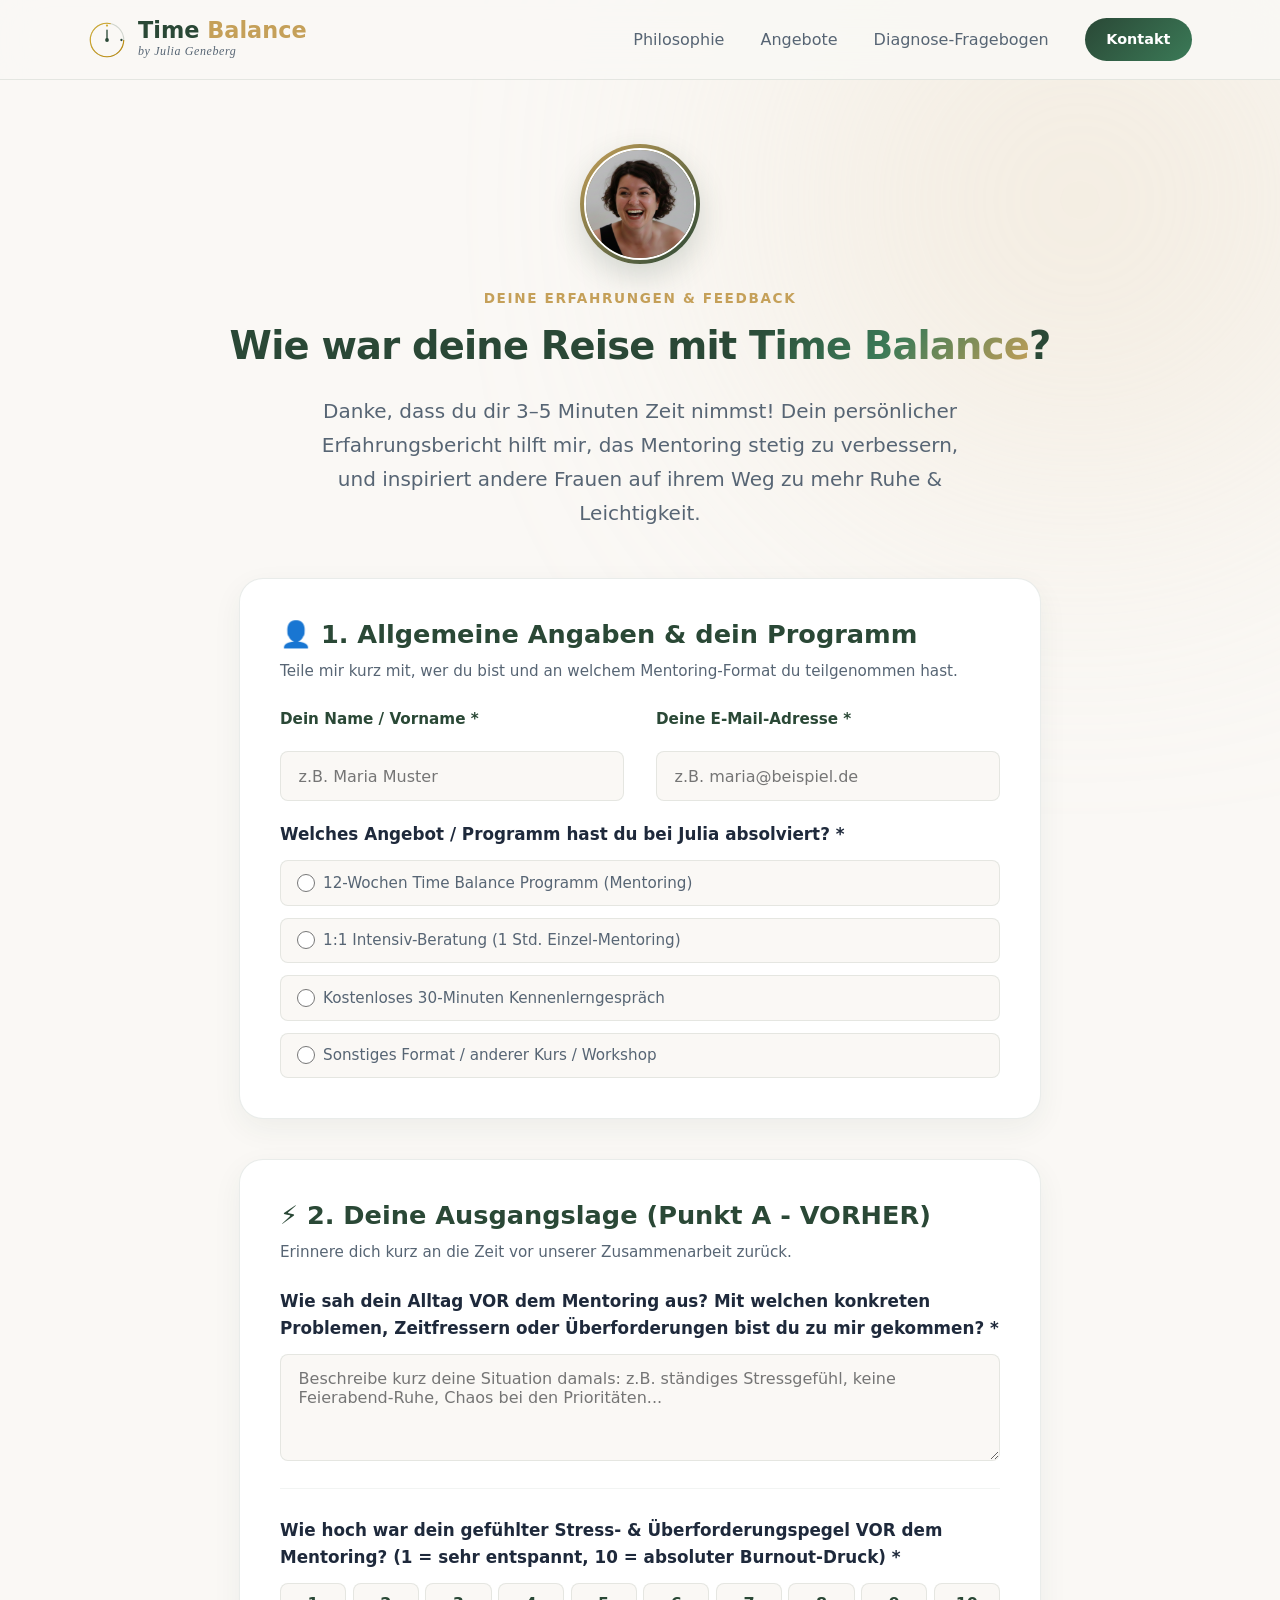
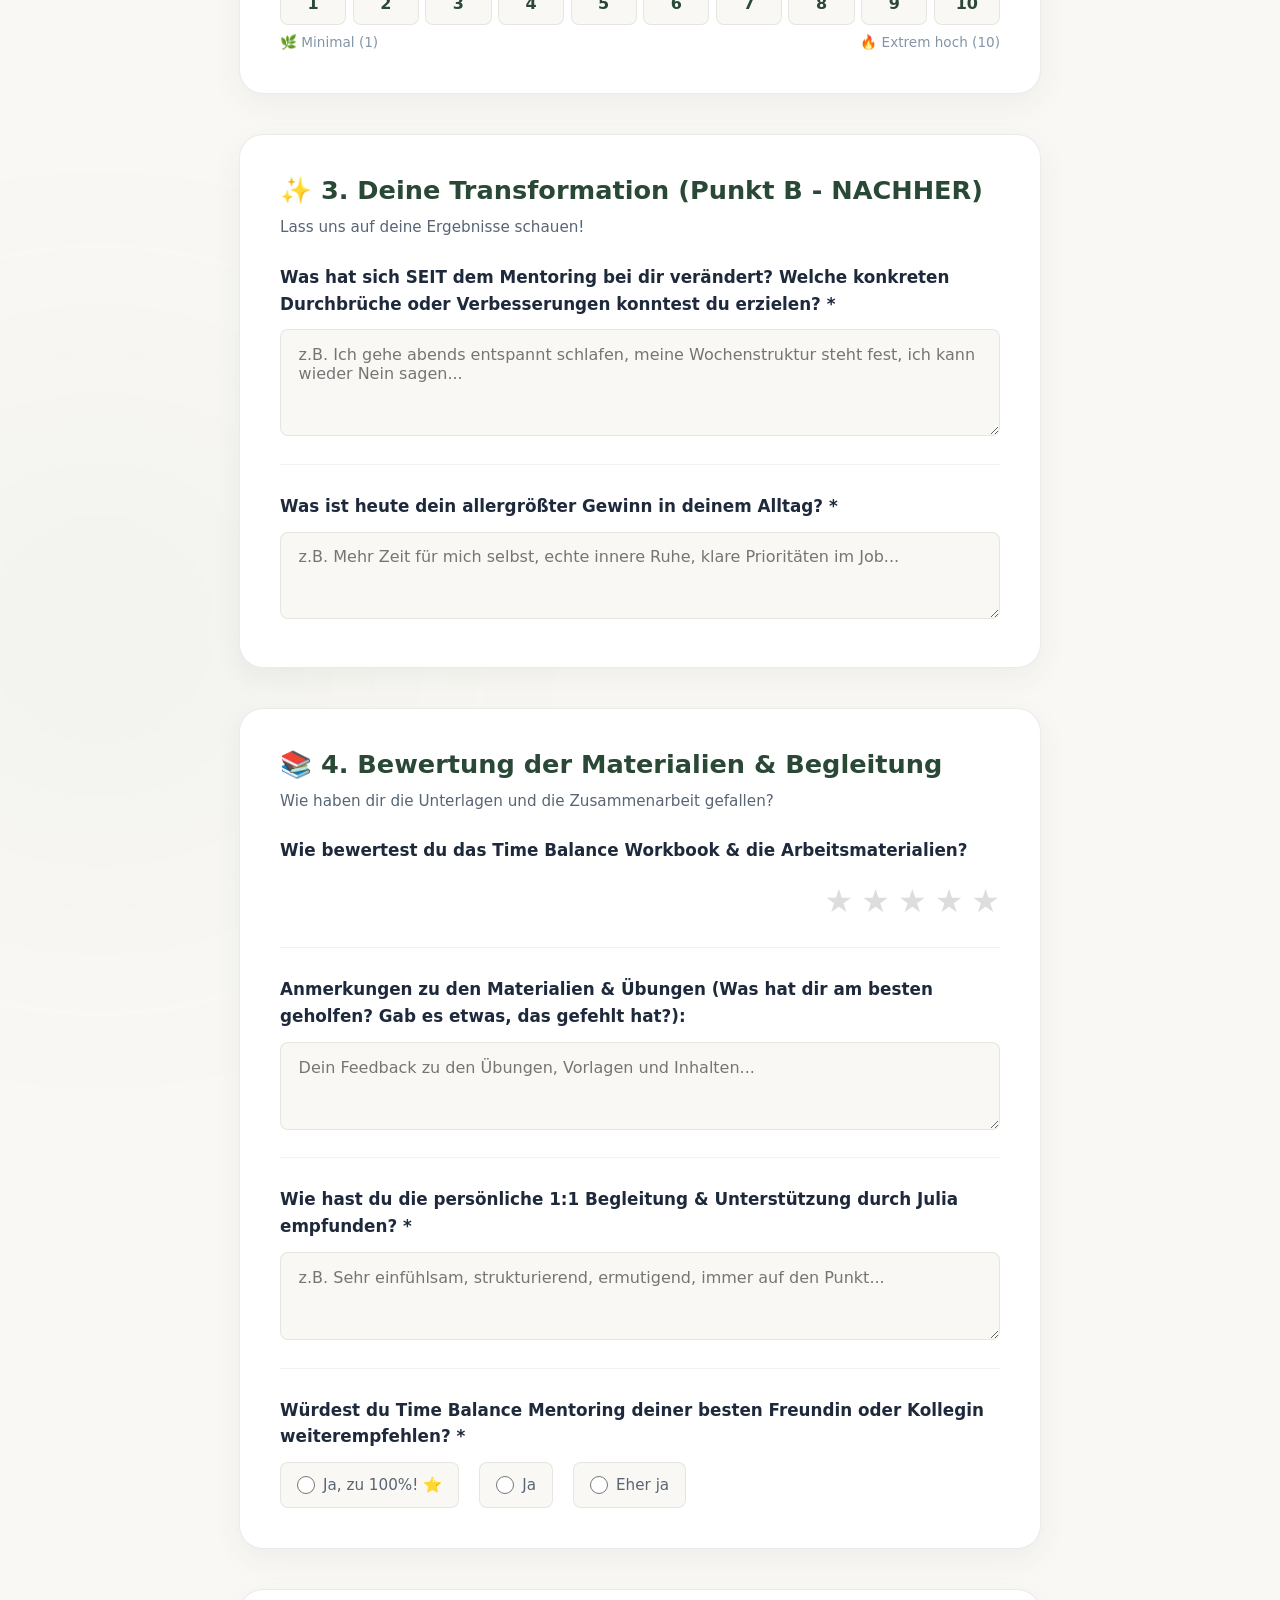
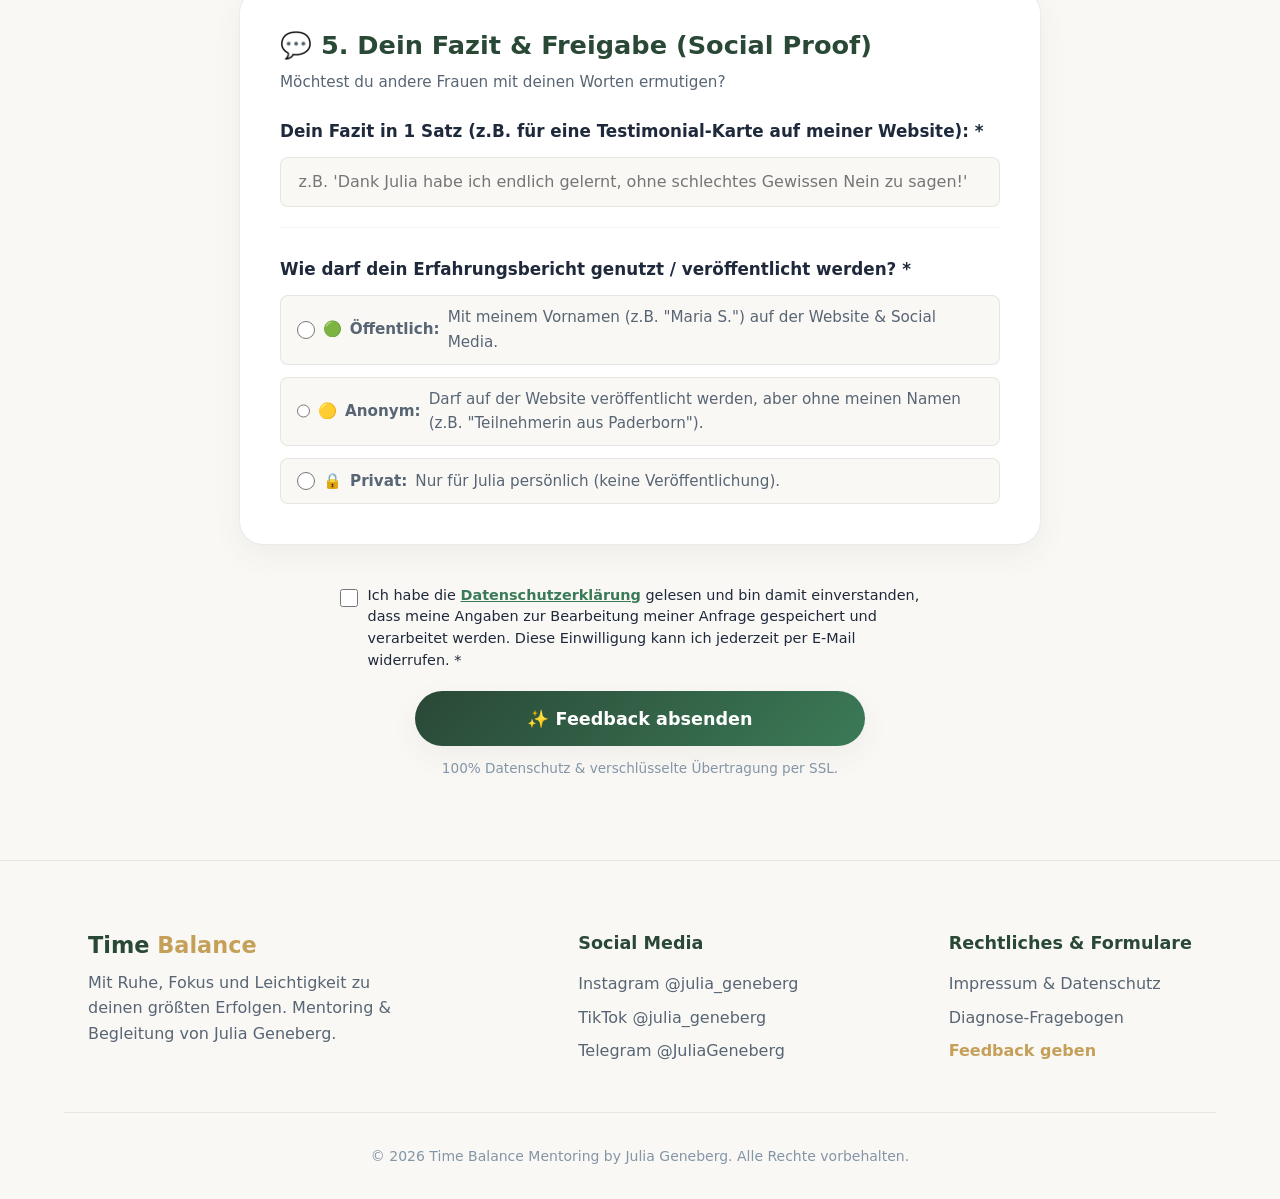
<file: feedback.html>
<!DOCTYPE html>
<html lang="de">
<head>
    <meta charset="UTF-8">
    <meta name="viewport" content="width=device-width, initial-scale=1.0">
    <title>Erfahrungsbericht & Feedback | Time Balance Mentoring – Julia Geneberg</title>
    <meta name="description" content="Teile deine Erfahrungen, deine Transformation und dein Feedback zum Time Balance Mentoring mit Julia Geneberg.">
    
    <!-- CSS (System & Local Fonts - 100% DSGVO-konform ohne US-Datentransfer) -->
    <link rel="stylesheet" href="style.css">
    <style>
        .form-page-header {
            padding: 9rem 0 3rem;
            text-align: center;
        }
        .form-section-card {
            background: #FFF;
            border-radius: var(--radius-lg);
            padding: 2.5rem;
            margin-bottom: 2.5rem;
            border: 1px solid var(--border-light);
            box-shadow: var(--shadow-soft);
        }
        .form-section-card h3 {
            font-size: 1.6rem;
            color: var(--brand-forest);
            margin-bottom: 0.5rem;
            display: flex;
            align-items: center;
            gap: 0.75rem;
        }
        .question-group {
            margin-bottom: 1.75rem;
            padding-bottom: 1.25rem;
            border-bottom: 1px solid rgba(42, 72, 54, 0.06);
        }
        .question-group:last-child {
            border-bottom: none;
            margin-bottom: 0;
            padding-bottom: 0;
        }
        .question-label {
            font-weight: 600;
            color: var(--text-primary);
            font-size: 1.05rem;
            margin-bottom: 0.75rem;
            display: block;
        }
        .radio-options {
            display: flex;
            gap: 1.25rem;
            flex-wrap: wrap;
        }
        .radio-label {
            display: inline-flex;
            align-items: center;
            gap: 0.5rem;
            cursor: pointer;
            font-size: 0.95rem;
            color: var(--text-secondary);
            background: var(--bg-light);
            padding: 0.6rem 1rem;
            border-radius: var(--radius-sm);
            border: 1px solid var(--border-light);
            transition: var(--transition);
        }
        .radio-label:hover {
            border-color: var(--accent-gold);
            background: rgba(197, 160, 89, 0.08);
        }
        .radio-label input {
            accent-color: var(--brand-forest);
            width: 18px;
            height: 18px;
        }

        /* Scale 1-10 Buttons */
        .scale-options {
            display: grid;
            grid-template-columns: repeat(10, 1fr);
            gap: 0.4rem;
            margin-top: 0.5rem;
        }
        @media (max-width: 600px) {
            .scale-options {
                grid-template-columns: repeat(5, 1fr);
            }
        }
        .scale-item {
            text-align: center;
        }
        .scale-item input {
            display: none;
        }
        .scale-box {
            display: flex;
            align-items: center;
            justify-content: center;
            height: 42px;
            background: var(--bg-light);
            border: 1px solid var(--border-light);
            border-radius: var(--radius-sm);
            font-weight: 600;
            color: var(--brand-forest);
            cursor: pointer;
            transition: var(--transition);
        }
        .scale-item input:checked + .scale-box {
            background: var(--brand-forest);
            color: #FFF;
            border-color: var(--brand-forest);
            box-shadow: 0 4px 12px rgba(42, 72, 54, 0.2);
        }
        .scale-labels {
            display: flex;
            justify-content: space-between;
            font-size: 0.85rem;
            color: var(--text-muted);
            margin-top: 0.4rem;
        }

        /* Star Rating */
        .star-rating {
            display: flex;
            gap: 0.5rem;
            direction: row-reverse;
            justify-content: flex-end;
            margin-top: 0.5rem;
        }
        .star-rating input {
            display: none;
        }
        .star-rating label {
            font-size: 2rem;
            color: #DDD;
            cursor: pointer;
            transition: color 0.2s ease;
        }
        .star-rating label:hover,
        .star-rating label:hover ~ label,
        .star-rating input:checked ~ label {
            color: var(--accent-gold);
        }

        /* Other Option Textfield Toggle */
        .other-format-wrapper {
            margin-top: 0.75rem;
            display: none;
        }
    </style>
</head>
<body>

    <!-- Subtle Background Glows -->
    <div class="bg-glow glow-light-1"></div>
    <div class="bg-glow glow-light-2"></div>

    <!-- Navigation Bar -->
    <nav class="navbar" id="navbar">
        <div class="container nav-container">
            <a href="index.html" class="logo">
                <div class="logo-icon-wrapper">
                    <svg class="logo-clock-svg" viewBox="0 0 100 100" width="38" height="38">
                        <circle cx="50" cy="50" r="44" fill="none" stroke="currentColor" stroke-width="3" opacity="0.2"/>
                        <circle cx="50" cy="50" r="44" fill="none" stroke="url(#goldGradient)" stroke-width="3" stroke-dasharray="276" stroke-dashoffset="60"/>
                        <line x1="50" y1="50" x2="50" y2="24" stroke="currentColor" stroke-width="3.5" stroke-linecap="round"/>
                        <line x1="50" y1="50" x2="68" y2="50" stroke="url(#goldGradient)" stroke-width="3.5" stroke-linecap="round"/>
                        <circle cx="50" cy="50" r="5" fill="currentColor"/>
                        <circle cx="50" cy="12" r="3" fill="#D4AF37"/>
                        <circle cx="88" cy="50" r="3" fill="#2A4836"/>
                        <defs>
                            <linearGradient id="goldGradient" x1="0%" y1="0%" x2="100%" y2="100%">
                                <stop offset="0%" stop-color="#D4AF37"/>
                                <stop offset="100%" stop-color="#B8860B"/>
                            </linearGradient>
                        </defs>
                    </svg>
                </div>
                <div class="logo-text-group">
                    <span class="logo-title">Time <span class="accent-gold">Balance</span></span>
                    <span class="logo-subtitle">by Julia Geneberg</span>
                </div>
            </a>
            <div class="nav-links">
                <a href="index.html#philosophie">Philosophie</a>
                <a href="index.html#angebote">Angebote</a>
                <a href="fragebogen.html">Diagnose-Fragebogen</a>
                <a href="index.html#kontakt" class="btn btn-nav btn-primary">Kontakt</a>
            </div>
        </div>
    </nav>

    <!-- Header Section -->
    <header class="form-page-header container">
        <div class="hero-profile" style="margin-bottom: 1.5rem; display: flex; justify-content: center; align-items: center;">
            <div class="hero-avatar-circle" style="width: 110px; height: 110px; min-width: 110px; min-height: 110px; max-width: 110px; max-height: 110px; border-radius: 50%; padding: 4px; background: linear-gradient(135deg, var(--accent-gold) 0%, var(--brand-forest) 100%); box-shadow: 0 10px 25px rgba(42, 72, 54, 0.2); overflow: hidden; display: block;">
                <img src="julia-geneberg.jpg" alt="Julia Geneberg – Time Balance Mentorin & Begleiterin" class="hero-avatar-img" style="width: 100%; height: 100%; border-radius: 50%; object-fit: cover; display: block; border: 2px solid #FFF;">
            </div>
        </div>
        <span class="section-tag">Deine Erfahrungen & Feedback</span>
        <h1 class="hero-title" style="font-size: 2.4rem; margin-top: 0.5rem;">
            Wie war deine Reise mit <span class="gradient-text">Time Balance</span>?
        </h1>
        <p class="hero-subtitle" style="max-width: 680px; margin: 1rem auto 0;">
            Danke, dass du dir 3–5 Minuten Zeit nimmst! Dein persönlicher Erfahrungsbericht hilft mir, das Mentoring stetig zu verbessern, und inspiriert andere Frauen auf ihrem Weg zu mehr Ruhe & Leichtigkeit.
        </p>
    </header>

    <main class="container" style="max-width: 850px; margin-bottom: 5rem;">
        
        <!-- Feedback Form -->
        <form id="feedbackForm" onsubmit="handleFeedbackSubmit(event)">
            <input type="hidden" name="access_key" value="28f46f2c-7856-4ea6-a1ff-81896bbd7e42">
            <input type="hidden" name="from_name" value="Time Balance Feedback Formular">
            <input type="hidden" name="subject" value="Neues Kunden-Feedback / Erfahrungsbericht">

            <!-- SECTION 1: Personal Data & Course -->
            <div class="form-section-card">
                <h3>👤 1. Allgemeine Angaben & dein Programm</h3>
                <p style="color: var(--text-secondary); margin-bottom: 1.5rem; font-size: 0.95rem;">
                    Teile mir kurz mit, wer du bist und an welchem Mentoring-Format du teilgenommen hast.
                </p>

                <div class="form-row grid grid-2" style="margin-bottom: 1.25rem;">
                    <div class="form-group">
                        <label for="fbName" class="question-label">Dein Name / Vorname *</label>
                        <input type="text" id="fbName" name="name" class="form-input" placeholder="z.B. Maria Muster" required>
                    </div>
                    <div class="form-group">
                        <label for="fbEmail" class="question-label">Deine E-Mail-Adresse *</label>
                        <input type="email" id="fbEmail" name="email" class="form-input" placeholder="z.B. maria@beispiel.de" required>
                    </div>
                </div>

                <div class="question-group">
                    <label class="question-label">Welches Angebot / Programm hast du bei Julia absolviert? *</label>
                    <div class="radio-options" style="flex-direction: column; gap: 0.75rem;">
                        <label class="radio-label">
                            <input type="radio" name="absolviertes_format" value="12-Wochen Time Balance Programm" required onclick="toggleOtherFormat(false)">
                            12-Wochen Time Balance Programm (Mentoring)
                        </label>
                        <label class="radio-label">
                            <input type="radio" name="absolviertes_format" value="1:1 Intensiv-Beratung (1 Std.)" onclick="toggleOtherFormat(false)">
                            1:1 Intensiv-Beratung (1 Std. Einzel-Mentoring)
                        </label>
                        <label class="radio-label">
                            <input type="radio" name="absolviertes_format" value="Kostenloses 30-Min. Kennenlerngespräch" onclick="toggleOtherFormat(false)">
                            Kostenloses 30-Minuten Kennenlerngespräch
                        </label>
                        <label class="radio-label">
                            <input type="radio" name="absolviertes_format" id="radioSonstiges" value="Sonstiges" onclick="toggleOtherFormat(true)">
                            Sonstiges Format / anderer Kurs / Workshop
                        </label>
                    </div>

                    <!-- Custom Text Field if Sonstiges is selected -->
                    <div class="other-format-wrapper" id="otherFormatWrapper">
                        <label for="otherFormatInput" class="question-label" style="font-size: 0.9rem; margin-top: 0.5rem; color: var(--brand-forest);">
                            Bitte gib hier kurz den Namen des Kurses oder Workshops an:
                        </label>
                        <input type="text" id="otherFormatInput" name="sonstiges_format_text" class="form-input" placeholder="z.B. Tages-Workshop, Gruppenkurs...">
                    </div>
                </div>
            </div>

            <!-- SECTION 2: Status BEFORE -->
            <div class="form-section-card">
                <h3>⚡ 2. Deine Ausgangslage (Punkt A - VORHER)</h3>
                <p style="color: var(--text-secondary); margin-bottom: 1.5rem; font-size: 0.95rem;">
                    Erinnere dich kurz an die Zeit vor unserer Zusammenarbeit zurück.
                </p>

                <div class="question-group">
                    <label for="fbBeforeSituation" class="question-label">
                        Wie sah dein Alltag VOR dem Mentoring aus? Mit welchen konkreten Problemen, Zeitfressern oder Überforderungen bist du zu mir gekommen? *
                    </label>
                    <textarea id="fbBeforeSituation" name="ausgangslage_vorher" class="form-input form-textarea" rows="4" placeholder="Beschreibe kurz deine Situation damals: z.B. ständiges Stressgefühl, keine Feierabend-Ruhe, Chaos bei den Prioritäten..." required></textarea>
                </div>

                <div class="question-group">
                    <label class="question-label">
                        Wie hoch war dein gefühlter Stress- & Überforderungspegel VOR dem Mentoring? (1 = sehr entspannt, 10 = absoluter Burnout-Druck) *
                    </label>
                    <div class="scale-options">
                        <div class="scale-item"><input type="radio" name="stress_vorher" id="s1" value="1" required><label for="s1" class="scale-box">1</label></div>
                        <div class="scale-item"><input type="radio" name="stress_vorher" id="s2" value="2"><label for="s2" class="scale-box">2</label></div>
                        <div class="scale-item"><input type="radio" name="stress_vorher" id="s3" value="3"><label for="s3" class="scale-box">3</label></div>
                        <div class="scale-item"><input type="radio" name="stress_vorher" id="s4" value="4"><label for="s4" class="scale-box">4</label></div>
                        <div class="scale-item"><input type="radio" name="stress_vorher" id="s5" value="5"><label for="s5" class="scale-box">5</label></div>
                        <div class="scale-item"><input type="radio" name="stress_vorher" id="s6" value="6"><label for="s6" class="scale-box">6</label></div>
                        <div class="scale-item"><input type="radio" name="stress_vorher" id="s7" value="7"><label for="s7" class="scale-box">7</label></div>
                        <div class="scale-item"><input type="radio" name="stress_vorher" id="s8" value="8"><label for="s8" class="scale-box">8</label></div>
                        <div class="scale-item"><input type="radio" name="stress_vorher" id="s9" value="9"><label for="s9" class="scale-box">9</label></div>
                        <div class="scale-item"><input type="radio" name="stress_vorher" id="s10" value="10"><label for="s10" class="scale-box">10</label></div>
                    </div>
                    <div class="scale-labels">
                        <span>🌿 Minimal (1)</span>
                        <span>🔥 Extrem hoch (10)</span>
                    </div>
                </div>
            </div>

            <!-- SECTION 3: Status AFTER & Transformation -->
            <div class="form-section-card">
                <h3>✨ 3. Deine Transformation (Punkt B - NACHHER)</h3>
                <p style="color: var(--text-secondary); margin-bottom: 1.5rem; font-size: 0.95rem;">
                    Lass uns auf deine Ergebnisse schauen!
                </p>

                <div class="question-group">
                    <label for="fbAfterResults" class="question-label">
                        Was hat sich SEIT dem Mentoring bei dir verändert? Welche konkreten Durchbrüche oder Verbesserungen konntest du erzielen? *
                    </label>
                    <textarea id="fbAfterResults" name="ergebnisse_nachher" class="form-input form-textarea" rows="4" placeholder="z.B. Ich gehe abends entspannt schlafen, meine Wochenstruktur steht fest, ich kann wieder Nein sagen..." required></textarea>
                </div>

                <div class="question-group">
                    <label for="fbBiggestWin" class="question-label">
                        Was ist heute dein allergrößter Gewinn in deinem Alltag? *
                    </label>
                    <textarea id="fbBiggestWin" name="groesster_gewinn" class="form-input form-textarea" rows="3" placeholder="z.B. Mehr Zeit für mich selbst, echte innere Ruhe, klare Prioritäten im Job..." required></textarea>
                </div>
            </div>

            <!-- SECTION 4: Materials & Support -->
            <div class="form-section-card">
                <h3>📚 4. Bewertung der Materialien & Begleitung</h3>
                <p style="color: var(--text-secondary); margin-bottom: 1.5rem; font-size: 0.95rem;">
                    Wie haben dir die Unterlagen und die Zusammenarbeit gefallen?
                </p>

                <div class="question-group">
                    <label class="question-label">Wie bewertest du das Time Balance Workbook & die Arbeitsmaterialien?</label>
                    <div class="star-rating">
                        <input type="radio" id="star5" name="materialien_sterne" value="5 Sterne ⭐⭐⭐⭐⭐"><label for="star5" title="5 Sterne">★</label>
                        <input type="radio" id="star4" name="materialien_sterne" value="4 Sterne ⭐⭐⭐⭐"><label for="star4" title="4 Sterne">★</label>
                        <input type="radio" id="star3" name="materialien_sterne" value="3 Sterne ⭐⭐⭐"><label for="star3" title="3 Sterne">★</label>
                        <input type="radio" id="star2" name="materialien_sterne" value="2 Sterne ⭐⭐"><label for="star2" title="2 Sterne">★</label>
                        <input type="radio" id="star1" name="materialien_sterne" value="1 Stern ⭐"><label for="star1" title="1 Stern">★</label>
                    </div>
                </div>

                <div class="question-group">
                    <label for="fbMaterialsText" class="question-label">
                        Anmerkungen zu den Materialien & Übungen (Was hat dir am besten geholfen? Gab es etwas, das gefehlt hat?):
                    </label>
                    <textarea id="fbMaterialsText" name="materialien_feedback" class="form-input form-textarea" rows="3" placeholder="Dein Feedback zu den Übungen, Vorlagen und Inhalten..."></textarea>
                </div>

                <div class="question-group">
                    <label for="fbMentoringExperience" class="question-label">
                        Wie hast du die persönliche 1:1 Begleitung & Unterstützung durch Julia empfunden? *
                    </label>
                    <textarea id="fbMentoringExperience" name="begleitung_feedback" class="form-input form-textarea" rows="3" placeholder="z.B. Sehr einfühlsam, strukturierend, ermutigend, immer auf den Punkt..." required></textarea>
                </div>

                <div class="question-group">
                    <label class="question-label">Würdest du Time Balance Mentoring deiner besten Freundin oder Kollegin weiterempfehlen? *</label>
                    <div class="radio-options">
                        <label class="radio-label">
                            <input type="radio" name="weiterempfehlung" value="Ja, zu 100%!" required>
                            Ja, zu 100%! ⭐
                        </label>
                        <label class="radio-label">
                            <input type="radio" name="weiterempfehlung" value="Ja">
                            Ja
                        </label>
                        <label class="radio-label">
                            <input type="radio" name="weiterempfehlung" value="Eher ja">
                            Eher ja
                        </label>
                    </div>
                </div>
            </div>

            <!-- SECTION 5: Testimonial & Release -->
            <div class="form-section-card">
                <h3>💬 5. Dein Fazit & Freigabe (Social Proof)</h3>
                <p style="color: var(--text-secondary); margin-bottom: 1.5rem; font-size: 0.95rem;">
                    Möchtest du andere Frauen mit deinen Worten ermutigen?
                </p>

                <div class="question-group">
                    <label for="fbOneSentenceQuote" class="question-label">
                        Dein Fazit in 1 Satz (z.B. für eine Testimonial-Karte auf meiner Website): *
                    </label>
                    <input type="text" id="fbOneSentenceQuote" name="zitat_fazit" class="form-input" placeholder="z.B. 'Dank Julia habe ich endlich gelernt, ohne schlechtes Gewissen Nein zu sagen!'" required>
                </div>

                <div class="question-group">
                    <label class="question-label">Wie darf dein Erfahrungsbericht genutzt / veröffentlicht werden? *</label>
                    <div class="radio-options" style="flex-direction: column; gap: 0.75rem;">
                        <label class="radio-label">
                            <input type="radio" name="freigabe_status" value="Öffentlich mit Vorname auf Website & Social Media" required>
                            🟢 <strong>Öffentlich:</strong> Mit meinem Vornamen (z.B. "Maria S.") auf der Website & Social Media.
                        </label>
                        <label class="radio-label">
                            <input type="radio" name="freigabe_status" value="Anonymisiert auf Website">
                            🟡 <strong>Anonym:</strong> Darf auf der Website veröffentlicht werden, aber ohne meinen Namen (z.B. "Teilnehmerin aus Paderborn").
                        </label>
                        <label class="radio-label">
                            <input type="radio" name="freigabe_status" value="Nur für Julia persönlich (privat)">
                            🔒 <strong>Privat:</strong> Nur für Julia persönlich (keine Veröffentlichung).
                        </label>
                    </div>
                </div>
            </div>

            <!-- Submit Button -->
            <div style="text-align: center; margin-top: 2rem;">
                <!-- Datenschutz-Einwilligung -->
                <label style="display: flex; align-items: flex-start; gap: 0.6rem; max-width: 600px; margin: 0 auto 1.25rem; font-size: 0.9rem; line-height: 1.5; cursor: pointer; text-align: left;">
                    <input type="checkbox" name="Datenschutz_Einwilligung" value="Ja, akzeptiert" required style="margin-top: 0.25rem; width: 18px; height: 18px; min-width: 18px; accent-color: var(--brand-forest);">
                    <span>Ich habe die <a href="index.html#datenschutz" target="_blank" rel="noopener" style="color: var(--brand-emerald); font-weight: 600; text-decoration: underline;">Datenschutzerklärung</a> gelesen und bin damit einverstanden, dass meine Angaben zur Bearbeitung meiner Anfrage gespeichert und verarbeitet werden. Diese Einwilligung kann ich jederzeit per E-Mail widerrufen. *</span>
                </label>
                <button type="submit" class="btn btn-primary btn-lg shadow-soft" style="width: 100%; max-width: 450px;">
                    ✨ Feedback absenden
                </button>
                <p style="font-size: 0.85rem; color: var(--text-muted); margin-top: 0.75rem;">
                    100% Datenschutz & verschlüsselte Übertragung per SSL.
                </p>
            </div>
        </form>

        <!-- Success Screen (Hidden by Default) -->
        <div id="feedbackSuccess" class="form-section-card text-center" style="display: none; padding: 3.5rem 2rem;">
            <div style="font-size: 3.5rem; margin-bottom: 1rem;">✨</div>
            <h2 style="font-size: 2.2rem; color: var(--brand-forest); margin-bottom: 0.75rem;">
                Vielen Dank, <span id="successName">liebe Kundin</span>!
            </h2>
            <p style="font-size: 1.15rem; color: var(--text-secondary); max-width: 600px; margin: 0 auto 2rem;">
                Dein Feedback bedeutet mir unglaublich viel! Danke für dein Vertrauen und deinen Einsatz während unserer gemeinsamen Reise.
            </p>

            <!-- Summary Box -->
            <div style="background: var(--bg-light); border: 1px solid var(--border-gold); border-radius: var(--radius-md); padding: 1.5rem; text-align: left; margin-bottom: 2rem;">
                <h4 style="color: var(--brand-forest); margin-bottom: 0.75rem; display: flex; align-items: center; justify-content: space-between;">
                    <span>📋 Zusammenfassung deines Feedbacks</span>
                    <button type="button" id="copyBtn" onclick="copyFeedbackSummary()" class="btn btn-outline" style="padding: 0.4rem 0.8rem; font-size: 0.85rem;">
                        📋 Kopie in Zwischenablage
                    </button>
                </h4>
                <pre id="summaryDisplay" style="white-space: pre-wrap; font-family: inherit; font-size: 0.95rem; color: var(--text-primary); line-height: 1.5; background: #FFF; padding: 1.25rem; border-radius: var(--radius-sm); border: 1px solid var(--border-light); max-height: 400px; overflow-y: auto;"></pre>
            </div>

            <a href="index.html" class="btn btn-primary">
                Zurück zur Startseite
            </a>
        </div>

    </main>

    <!-- Footer -->
    <footer class="footer">
        <div class="container footer-container">
            <div class="footer-brand">
                <div class="logo">
                    <span class="logo-title">Time <span class="accent-gold">Balance</span></span>
                </div>
                <p>Mit Ruhe, Fokus und Leichtigkeit zu deinen größten Erfolgen. Mentoring & Begleitung von Julia Geneberg.</p>
            </div>

            <div class="footer-links">
                <h4>Social Media</h4>
                <ul>
                    <li><a href="https://www.instagram.com/julia_geneberg/?hl=de" target="_blank" rel="noopener">Instagram @julia_geneberg</a></li>
                    <li><a href="https://www.tiktok.com/@julia_geneberg" target="_blank" rel="noopener">TikTok @julia_geneberg</a></li>
                    <li><a href="https://t.me/JuliaGeneberg" target="_blank" rel="noopener">Telegram @JuliaGeneberg</a></li>
                </ul>
            </div>

            <div class="footer-links">
                <h4>Rechtliches & Formulare</h4>
                <ul>
                    <li><a href="index.html">Impressum & Datenschutz</a></li>
                    <li><a href="fragebogen.html">Diagnose-Fragebogen</a></li>
                    <li><a href="feedback.html" style="font-weight: 600; color: var(--accent-gold);">Feedback geben</a></li>
                </ul>
            </div>
        </div>
        <div class="container footer-bottom">
            <p>&copy; <span id="year"></span> Time Balance Mentoring by Julia Geneberg. Alle Rechte vorbehalten.</p>
        </div>
    </footer>

    <!-- JavaScript Logic -->
    <script>
        // Set dynamic year in footer
        document.getElementById('year').textContent = new Date().getFullYear();

        // Toggle text field for 'Sonstiges'
        function toggleOtherFormat(show) {
            const wrapper = document.getElementById('otherFormatWrapper');
            const input = document.getElementById('otherFormatInput');
            if (wrapper) {
                wrapper.style.display = show ? 'block' : 'none';
                if (input && show) {
                    input.focus();
                }
            }
        }

        function getRadioVal(name) {
            const el = document.querySelector(`input[name="${name}"]:checked`);
            return el ? el.value : 'Nicht angegeben';
        }

        function copyFeedbackSummary() {
            const text = document.getElementById('summaryDisplay').innerText;
            navigator.clipboard.writeText(text).then(() => {
                const btn = document.getElementById('copyBtn');
                btn.innerText = '✅ Kopiert!';
                setTimeout(() => { btn.innerText = '📋 Kopie in Zwischenablage'; }, 3000);
            });
        }

        function showSuccessScreen(name, summaryText) {
            const form = document.getElementById('feedbackForm');
            const successEl = document.getElementById('feedbackSuccess');
            const successName = document.getElementById('successName');
            const summaryDisplay = document.getElementById('summaryDisplay');
            const headerTag = document.querySelector('.form-page-header .section-tag');
            const headerTitle = document.querySelector('.form-page-header .hero-title');
            const headerSub = document.querySelector('.form-page-header .hero-subtitle');

            if (headerTag) headerTag.innerText = 'Vielen Dank! ✨';
            if (headerTitle) headerTitle.innerText = 'Dein Erfahrungsbericht wurde übermittelt!';
            if (headerSub) headerSub.innerText = 'Ich schätze deine Rückmeldung von ganzem Herzen.';

            if (name && successName) successName.innerText = name;
            if (summaryDisplay) summaryDisplay.innerText = summaryText;

            if (form) form.style.display = 'none';
            if (successEl) {
                successEl.style.display = 'block';
                setTimeout(() => {
                    successEl.scrollIntoView({ behavior: 'smooth', block: 'start' });
                }, 100);
            }
        }

        function handleFeedbackSubmit(e) {
            e.preventDefault();

            const form = document.getElementById('feedbackForm');
            const name = document.getElementById('fbName').value.trim();
            const email = document.getElementById('fbEmail').value.trim();

            let format = getRadioVal('absolviertes_format');
            if (format === 'Sonstiges') {
                const customFormat = document.getElementById('otherFormatInput').value.trim();
                format = customFormat ? `Sonstiges: ${customFormat}` : 'Sonstiges Format';
            }

            const beforeSituation = document.getElementById('fbBeforeSituation').value.trim();
            const stressBefore = getRadioVal('stress_vorher');
            const afterResults = document.getElementById('fbAfterResults').value.trim();
            const biggestWin = document.getElementById('fbBiggestWin').value.trim();
            
            const materialsStars = getRadioVal('materialien_sterne');
            const materialsText = document.getElementById('fbMaterialsText').value.trim() || 'Keine Anmerkungen';
            const mentoringExperience = document.getElementById('fbMentoringExperience').value.trim();
            const recommendation = getRadioVal('weiterempfehlung');

            const oneSentenceQuote = document.getElementById('fbOneSentenceQuote').value.trim();
            const releaseStatus = getRadioVal('freigabe_status');

            const summaryText = `TIME BALANCE ERFAHRUNGSBERICHT & FEEDBACK
=========================================
Absender/in: ${name}
E-Mail: ${email}
Datum: ${new Date().toLocaleDateString('de-DE')}

👤 1. PROGRAMM & PERSON
• Name: ${name}
• E-Mail: ${email}
• Absolviertes Angebot: ${format}

⚡ 2. AUSGANGSLAGE (VORHER)
• Situation & Probleme vorher:
  "${beforeSituation}"
• Stress- & Druck-Level vorher: ${stressBefore} / 10

✨ 3. TRANSFORMATION (NACHHER)
• Verändertes Leben & Ergebnisse:
  "${afterResults}"
• Allergrößter Gewinn im Alltag:
  "${biggestWin}"

📚 4. MATERIALIEN & BEGLEITUNG
• Bewertung Workbook/Materialien: ${materialsStars}
• Anmerkungen zu Materialien: "${materialsText}"
• 1:1 Begleitung durch Julia:
  "${mentoringExperience}"
• Weiterempfehlung: ${recommendation}

💬 5. FAZIT & FREIGABE
• Fazit in 1 Satz: "${oneSentenceQuote}"
• Freigabe-Status: ${releaseStatus}
=========================================`;

            // Display on success screen
            showSuccessScreen(name, summaryText);

            // Send via Web3Forms API
            const formData = new FormData(form);
            formData.append("Auswertung_Zusammenfassung", summaryText);

            fetch('https://api.web3forms.com/submit', {
                method: 'POST',
                body: formData
            }).then(res => res.json()).then(data => {
                console.log('Web3Forms result:', data);
            }).catch(err => {
                console.error('Web3Forms error:', err);
            });
        }
    </script>
</body>
</html>
</file>
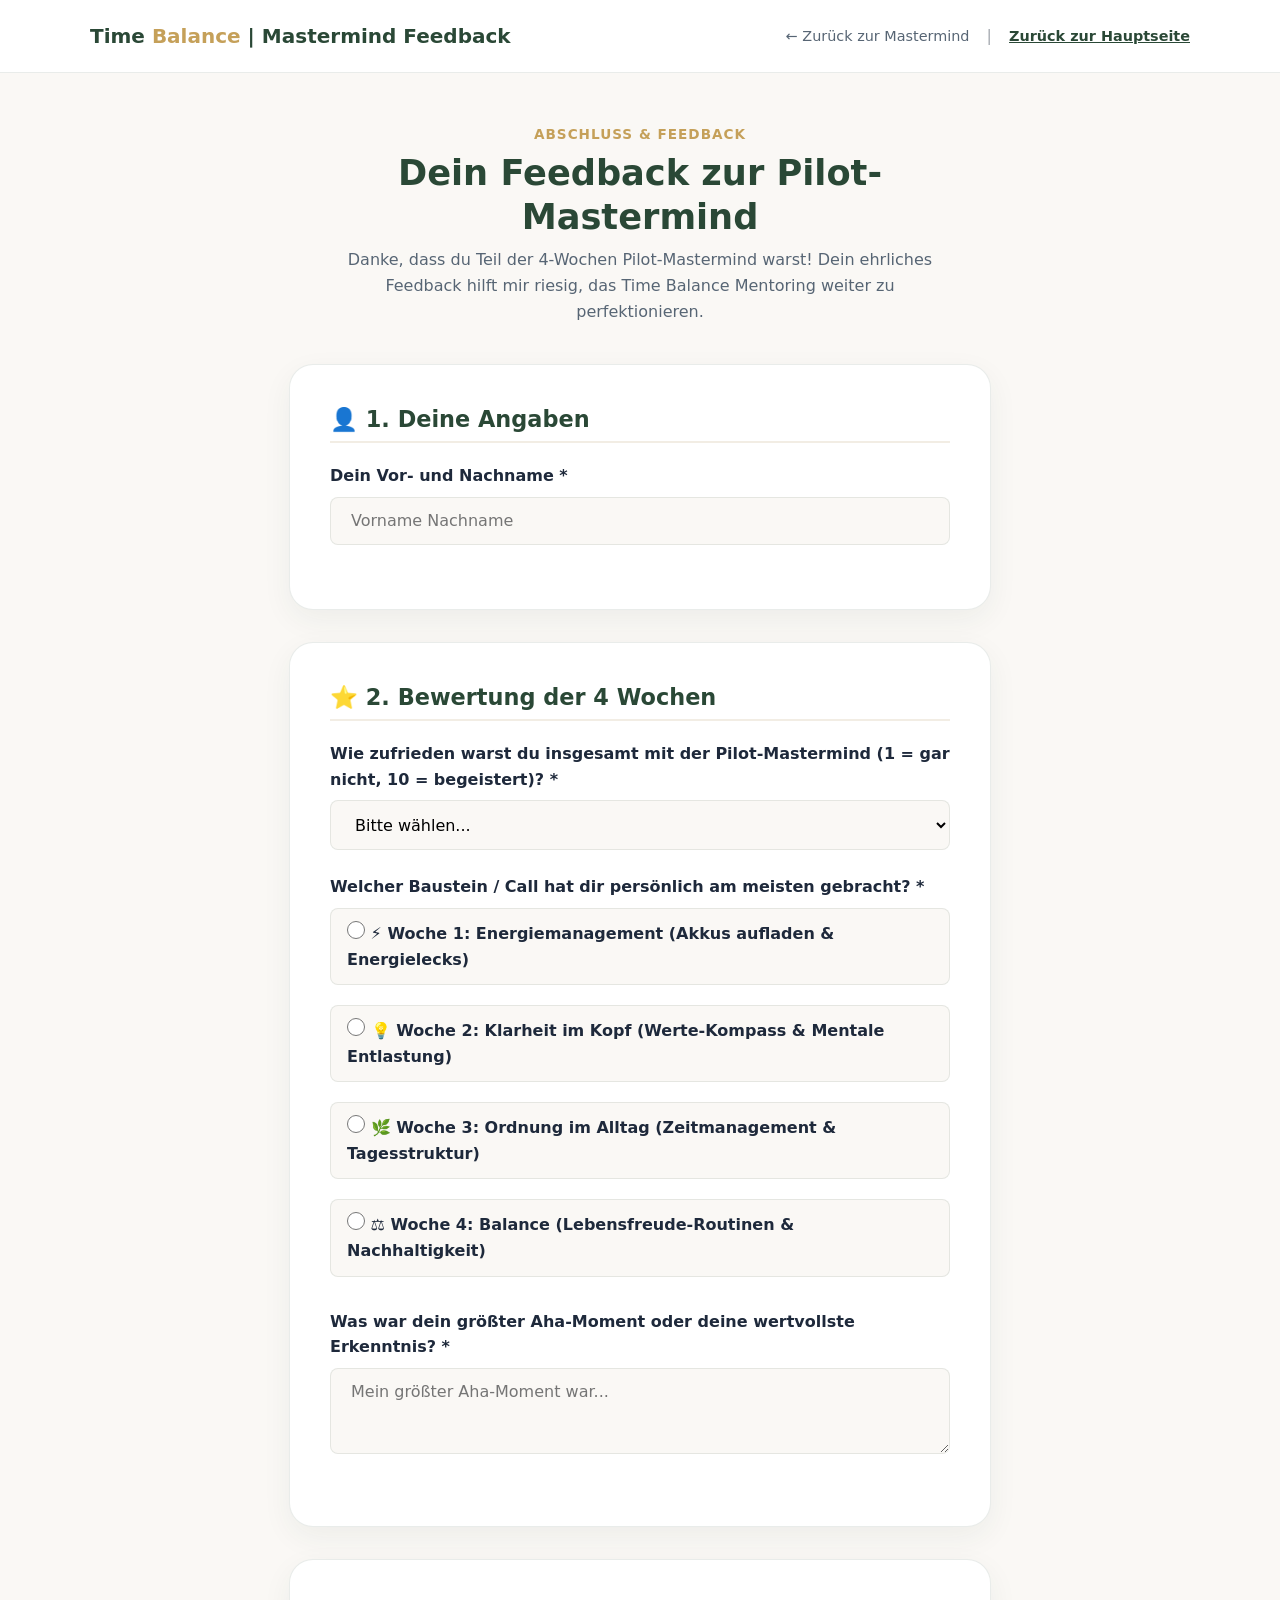
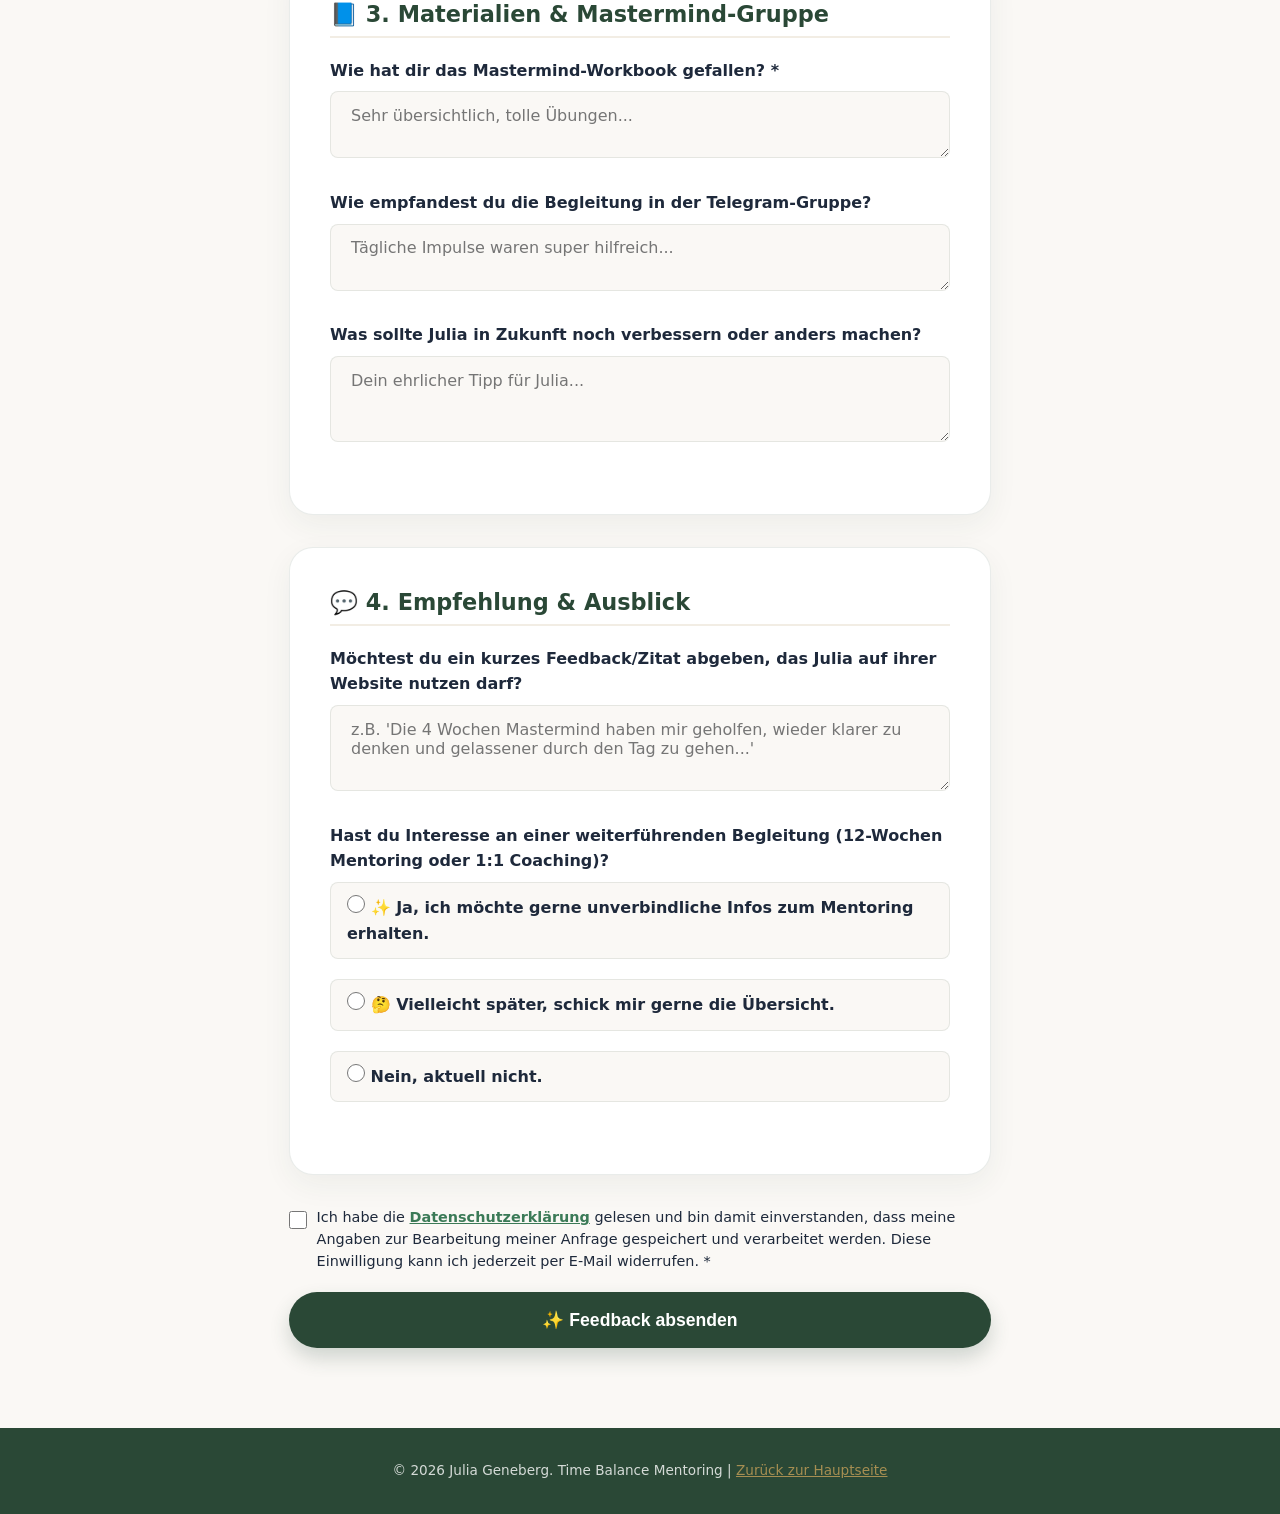
<file: fokusgruppe-feedback.html>
<!DOCTYPE html>
<html lang="de">
<head>
    <meta charset="UTF-8">
    <meta name="viewport" content="width=device-width, initial-scale=1.0">
    <title>Feedback-Formular | Time Balance Pilot-Mastermind</title>
    <link rel="stylesheet" href="style.css">
    <style>
        :root {
            --bg-light: #FAF8F5;
            --bg-card: #FFFFFF;
            --bg-surface: #F2EDE4;
            --text-primary: #1E293B;
            --text-secondary: #576574;
            --brand-forest: #2A4836;
            --brand-emerald: #3B7A57;
            --accent-gold: #C5A059;
            --border-light: rgba(42, 72, 54, 0.1);
            --shadow-soft: 0 10px 30px rgba(42, 72, 54, 0.06);
            --radius-md: 16px;
            --radius-lg: 24px;
        }

        body {
            background-color: var(--bg-light);
            color: var(--text-primary);
            font-family: 'Inter', system-ui, -apple-system, sans-serif;
            line-height: 1.6;
            margin: 0;
            padding: 0;
        }

        .form-container {
            max-width: 750px;
            margin: 3rem auto 5rem;
            padding: 0 1.5rem;
        }

        .form-card {
            background: var(--bg-card);
            border-radius: var(--radius-lg);
            padding: 2.5rem;
            border: 1px solid var(--border-light);
            box-shadow: var(--shadow-soft);
            margin-bottom: 2rem;
        }

        .form-section-title {
            font-size: 1.4rem;
            color: var(--brand-forest);
            margin-bottom: 1.25rem;
            padding-bottom: 0.5rem;
            border-bottom: 2px solid var(--bg-surface);
            display: flex;
            align-items: center;
            gap: 0.75rem;
        }

        .question-group {
            margin-bottom: 1.5rem;
        }

        .question-group label {
            display: block;
            font-weight: 600;
            margin-bottom: 0.5rem;
            color: var(--text-primary);
        }

        .form-control {
            width: 100%;
            padding: 0.85rem 1.25rem;
            border-radius: 8px;
            border: 1px solid var(--border-light);
            font-family: inherit;
            font-size: 1rem;
            background: var(--bg-light);
            box-sizing: border-box;
        }

        .radio-options {
            display: flex;
            flex-direction: column;
            gap: 0.75rem;
            margin-top: 0.5rem;
        }

        .radio-label {
            display: flex;
            align-items: center;
            gap: 0.75rem;
            padding: 0.75rem 1rem;
            background: var(--bg-light);
            border-radius: 8px;
            border: 1px solid var(--border-light);
            cursor: pointer;
        }

        .radio-label input {
            accent-color: var(--brand-forest);
            width: 18px;
            height: 18px;
        }

        .btn-submit {
            display: block;
            width: 100%;
            padding: 1.1rem;
            background: var(--brand-forest);
            color: #FFF;
            border: none;
            border-radius: 50px;
            font-size: 1.1rem;
            font-weight: 600;
            cursor: pointer;
            transition: all 0.3s ease;
            box-shadow: 0 10px 20px rgba(42, 72, 54, 0.2);
        }

        .btn-submit:hover {
            background: var(--brand-emerald);
            transform: translateY(-2px);
        }

        .modal-overlay {
            display: none;
            position: fixed;
            top: 0;
            left: 0;
            width: 100%;
            height: 100%;
            background: rgba(15, 23, 42, 0.75);
            backdrop-filter: blur(6px);
            z-index: 1000;
            justify-content: center;
            align-items: center;
            padding: 1.5rem;
        }

        .modal-overlay.active {
            display: flex;
        }

        .modal-content {
            background: #FFF;
            border-radius: var(--radius-lg);
            padding: 2.5rem;
            max-width: 550px;
            width: 100%;
            text-align: center;
            box-shadow: 0 25px 50px -12px rgba(0, 0, 0, 0.25);
            border: 1px solid var(--accent-gold);
        }
    </style>
</head>
<body>

    <!-- Header Navigation -->
    <nav style="padding: 1.25rem 2rem; background: #FFF; border-bottom: 1px solid var(--border-light);">
        <div style="max-width: 1100px; margin: 0 auto; display: flex; justify-content: space-between; align-items: center;">
            <a href="fokusgruppe.html" style="font-weight: 700; font-size: 1.25rem; color: var(--brand-forest); text-decoration: none;">
                Time <span style="color: var(--accent-gold);">Balance</span> | Mastermind Feedback
            </a>
            <div>
                <a href="fokusgruppe.html" style="color: var(--text-secondary); text-decoration: none; font-size: 0.9rem; margin-right: 0.75rem;">← Zurück zur Mastermind</a>
                <span style="opacity: 0.4;">|</span>
                <a href="https://juliatimebalance-cloud.github.io/time.balance.mentoring/#" style="color: var(--brand-forest); font-weight: 600; text-decoration: underline; font-size: 0.9rem; margin-left: 0.75rem;">Zurück zur Hauptseite</a>
            </div>
        </div>
    </nav>

    <div class="form-container">
        <div style="text-align: center; margin-bottom: 2.5rem;">
            <span style="color: var(--accent-gold); font-weight: 700; text-transform: uppercase; letter-spacing: 1px; font-size: 0.85rem;">Abschluss & Feedback</span>
            <h1 style="font-size: 2.2rem; color: var(--brand-forest); margin-top: 0.3rem;">Dein Feedback zur Pilot-Mastermind</h1>
            <p style="color: var(--text-secondary); max-width: 600px; margin: 0.5rem auto 0;">
                Danke, dass du Teil der 4-Wochen Pilot-Mastermind warst! Dein ehrliches Feedback hilft mir riesig, das Time Balance Mentoring weiter zu perfektionieren.
            </p>
        </div>

        <form id="feedbackForm" onsubmit="handleFeedbackSubmit(event)">
            <!-- Web3Forms Integration -->
            <input type="hidden" name="access_key" value="28f46f2c-7856-4ea6-a1ff-81896bbd7e42">
            <input type="hidden" name="subject" value="⭐ Neues Feedback zur Time Balance Pilot-Mastermind!">
            <input type="hidden" name="from_name" value="Mastermind Feedback Formular">
            
            <!-- Section 1: Vorname -->
            <div class="form-card">
                <h3 class="form-section-title">👤 1. Deine Angaben</h3>
                <div class="question-group">
                    <label for="fb-name">Dein Vor- und Nachname *</label>
                    <input type="text" id="fb-name" name="Name" class="form-control" placeholder="Vorname Nachname" required>
                </div>
            </div>

            <!-- Section 2: Bewertung der Sessions -->
            <div class="form-card">
                <h3 class="form-section-title">⭐ 2. Bewertung der 4 Wochen</h3>

                <div class="question-group">
                    <label>Wie zufrieden warst du insgesamt mit der Pilot-Mastermind (1 = gar nicht, 10 = begeistert)? *</label>
                    <select id="fb-note" name="Gesamtnote" class="form-control" required>
                        <option value="">Bitte wählen...</option>
                        <option value="10">⭐⭐⭐⭐⭐ 10 / 10 - Absolut begeistert!</option>
                        <option value="9">⭐⭐⭐⭐⭐ 9 / 10 - Sehr gut</option>
                        <option value="8">⭐⭐⭐⭐ 8 / 10 - Gut & wertvoll</option>
                        <option value="7">⭐⭐⭐⭐ 7 / 10 - In Ordnung</option>
                        <option value="6-unter">Unter 7 - Verbessungswürdig</option>
                    </select>
                </div>

                <div class="question-group">
                    <label>Welcher Baustein / Call hat dir persönlich am meisten gebracht? *</label>
                    <div class="radio-options">
                        <label class="radio-label">
                            <input type="radio" name="Lieblingsbaustein" value="Woche 1: Energiemanagement" required>
                            ⚡ Woche 1: Energiemanagement (Akkus aufladen & Energielecks)
                        </label>
                        <label class="radio-label">
                            <input type="radio" name="Lieblingsbaustein" value="Woche 2: Klarheit im Kopf">
                            💡 Woche 2: Klarheit im Kopf (Werte-Kompass & Mentale Entlastung)
                        </label>
                        <label class="radio-label">
                            <input type="radio" name="Lieblingsbaustein" value="Woche 3: Ordnung im Alltag">
                            🌿 Woche 3: Ordnung im Alltag (Zeitmanagement & Tagesstruktur)
                        </label>
                        <label class="radio-label">
                            <input type="radio" name="Lieblingsbaustein" value="Woche 4: Balance">
                            ⚖️ Woche 4: Balance (Lebensfreude-Routinen & Nachhaltigkeit)
                        </label>
                    </div>
                </div>

                <div class="question-group">
                    <label for="fb-aha">Was war dein größter Aha-Moment oder deine wertvollste Erkenntnis? *</label>
                    <textarea id="fb-aha" name="Groesster_Aha_Moment" class="form-control" rows="3" placeholder="Mein größter Aha-Moment war..." required></textarea>
                </div>
            </div>

            <!-- Section 3: Materialien & Workbook -->
            <div class="form-card">
                <h3 class="form-section-title">📘 3. Materialien & Mastermind-Gruppe</h3>

                <div class="question-group">
                    <label for="fb-workbook">Wie hat dir das Mastermind-Workbook gefallen? *</label>
                    <textarea id="fb-workbook" name="Workbook_Bewertung" class="form-control" rows="2" placeholder="Sehr übersichtlich, tolle Übungen..." required></textarea>
                </div>

                <div class="question-group">
                    <label for="fb-telegram">Wie empfandest du die Begleitung in der Telegram-Gruppe?</label>
                    <textarea id="fb-telegram" name="Telegram_Gruppe_Bewertung" class="form-control" rows="2" placeholder="Tägliche Impulse waren super hilfreich..."></textarea>
                </div>

                <div class="question-group">
                    <label for="fb-verbesserung">Was sollte Julia in Zukunft noch verbessern oder anders machen?</label>
                    <textarea id="fb-verbesserung" name="Verbesserungsvorschlaege" class="form-control" rows="3" placeholder="Dein ehrlicher Tipp für Julia..."></textarea>
                </div>
            </div>

            <!-- Section 4: Testimonial & Mentoring Ausblick -->
            <div class="form-card">
                <h3 class="form-section-title">💬 4. Empfehlung & Ausblick</h3>

                <div class="question-group">
                    <label for="fb-testimonial">Möchtest du ein kurzes Feedback/Zitat abgeben, das Julia auf ihrer Website nutzen darf?</label>
                    <textarea id="fb-testimonial" name="Testimonial_Zitat" class="form-control" rows="3" placeholder="z.B. 'Die 4 Wochen Mastermind haben mir geholfen, wieder klarer zu denken und gelassener durch den Tag zu gehen...'"></textarea>
                </div>

                <div class="question-group">
                    <label>Hast du Interesse an einer weiterführenden Begleitung (12-Wochen Mentoring oder 1:1 Coaching)?</label>
                    <div class="radio-options">
                        <label class="radio-label">
                            <input type="radio" name="Mentoring_Interesse" value="Ja, bitte Infos senden">
                            ✨ Ja, ich möchte gerne unverbindliche Infos zum Mentoring erhalten.
                        </label>
                        <label class="radio-label">
                            <input type="radio" name="Mentoring_Interesse" value="Vielleicht später">
                            🤔 Vielleicht später, schick mir gerne die Übersicht.
                        </label>
                        <label class="radio-label">
                            <input type="radio" name="Mentoring_Interesse" value="Aktuell nicht">
                            Nein, aktuell nicht.
                        </label>
                    </div>
                </div>
            </div>

            <!-- Datenschutz-Einwilligung -->
            <label style="display: flex; align-items: flex-start; gap: 0.6rem; margin: 0 0 1.25rem; font-size: 0.9rem; line-height: 1.5; cursor: pointer; text-align: left;">
                <input type="checkbox" name="Datenschutz_Einwilligung" value="Ja, akzeptiert" required style="margin-top: 0.25rem; width: 18px; height: 18px; min-width: 18px; accent-color: var(--brand-forest);">
                <span>Ich habe die <a href="index.html#datenschutz" target="_blank" rel="noopener" style="color: var(--brand-emerald); font-weight: 600; text-decoration: underline;">Datenschutzerklärung</a> gelesen und bin damit einverstanden, dass meine Angaben zur Bearbeitung meiner Anfrage gespeichert und verarbeitet werden. Diese Einwilligung kann ich jederzeit per E-Mail widerrufen. *</span>
            </label>

            <button type="submit" class="btn-submit">
                ✨ Feedback absenden
            </button>
        </form>
    </div>

    <!-- Confirmation Modal -->
    <div class="modal-overlay" id="fbModal">
        <div class="modal-content">
            <div style="font-size: 3rem; margin-bottom: 0.5rem;">❤️</div>
            <h3 style="font-size: 1.8rem; color: var(--brand-forest); margin-bottom: 0.75rem;">Vielen Dank von Herzen!</h3>
            <p style="color: var(--text-secondary); margin-bottom: 1.5rem;">
                Danke für deine Zeit und dein wertvolles Feedback. Schön, dass du Teil der Mastermind warst!
            </p>

            <a href="https://juliatimebalance-cloud.github.io/time.balance.mentoring/#" style="display: block; background: var(--brand-forest); color: #FFF; padding: 1rem; border-radius: 50px; text-decoration: none; font-weight: 600;">
                Zurück zur Webseite
            </a>
        </div>
    </div>

    <footer style="background: var(--brand-forest); color: #FFF; padding: 2rem 1.5rem; text-align: center; margin-top: 4rem;">
        <p style="font-size: 0.85rem; opacity: 0.8;">© 2026 Julia Geneberg. Time Balance Mentoring | <a href="https://juliatimebalance-cloud.github.io/time.balance.mentoring/#" style="color: var(--accent-gold); text-decoration: underline;">Zurück zur Hauptseite</a></p>
    </footer>

    <script>
        async function handleFeedbackSubmit(e) {
            e.preventDefault();
            const form = document.getElementById('feedbackForm');
            const submitBtn = form.querySelector('button[type="submit"]');
            if (submitBtn) {
                submitBtn.disabled = true;
                submitBtn.innerText = 'Wird gesendet... ⏳';
            }

            const formData = new FormData(form);

            try {
                await fetch('https://api.web3forms.com/submit', {
                    method: 'POST',
                    body: formData
                });
            } catch (err) {
                console.error('Web3Forms Fehler:', err);
            }

            document.getElementById('fbModal').classList.add('active');
        }
    </script>
</body>
</html>
</file>
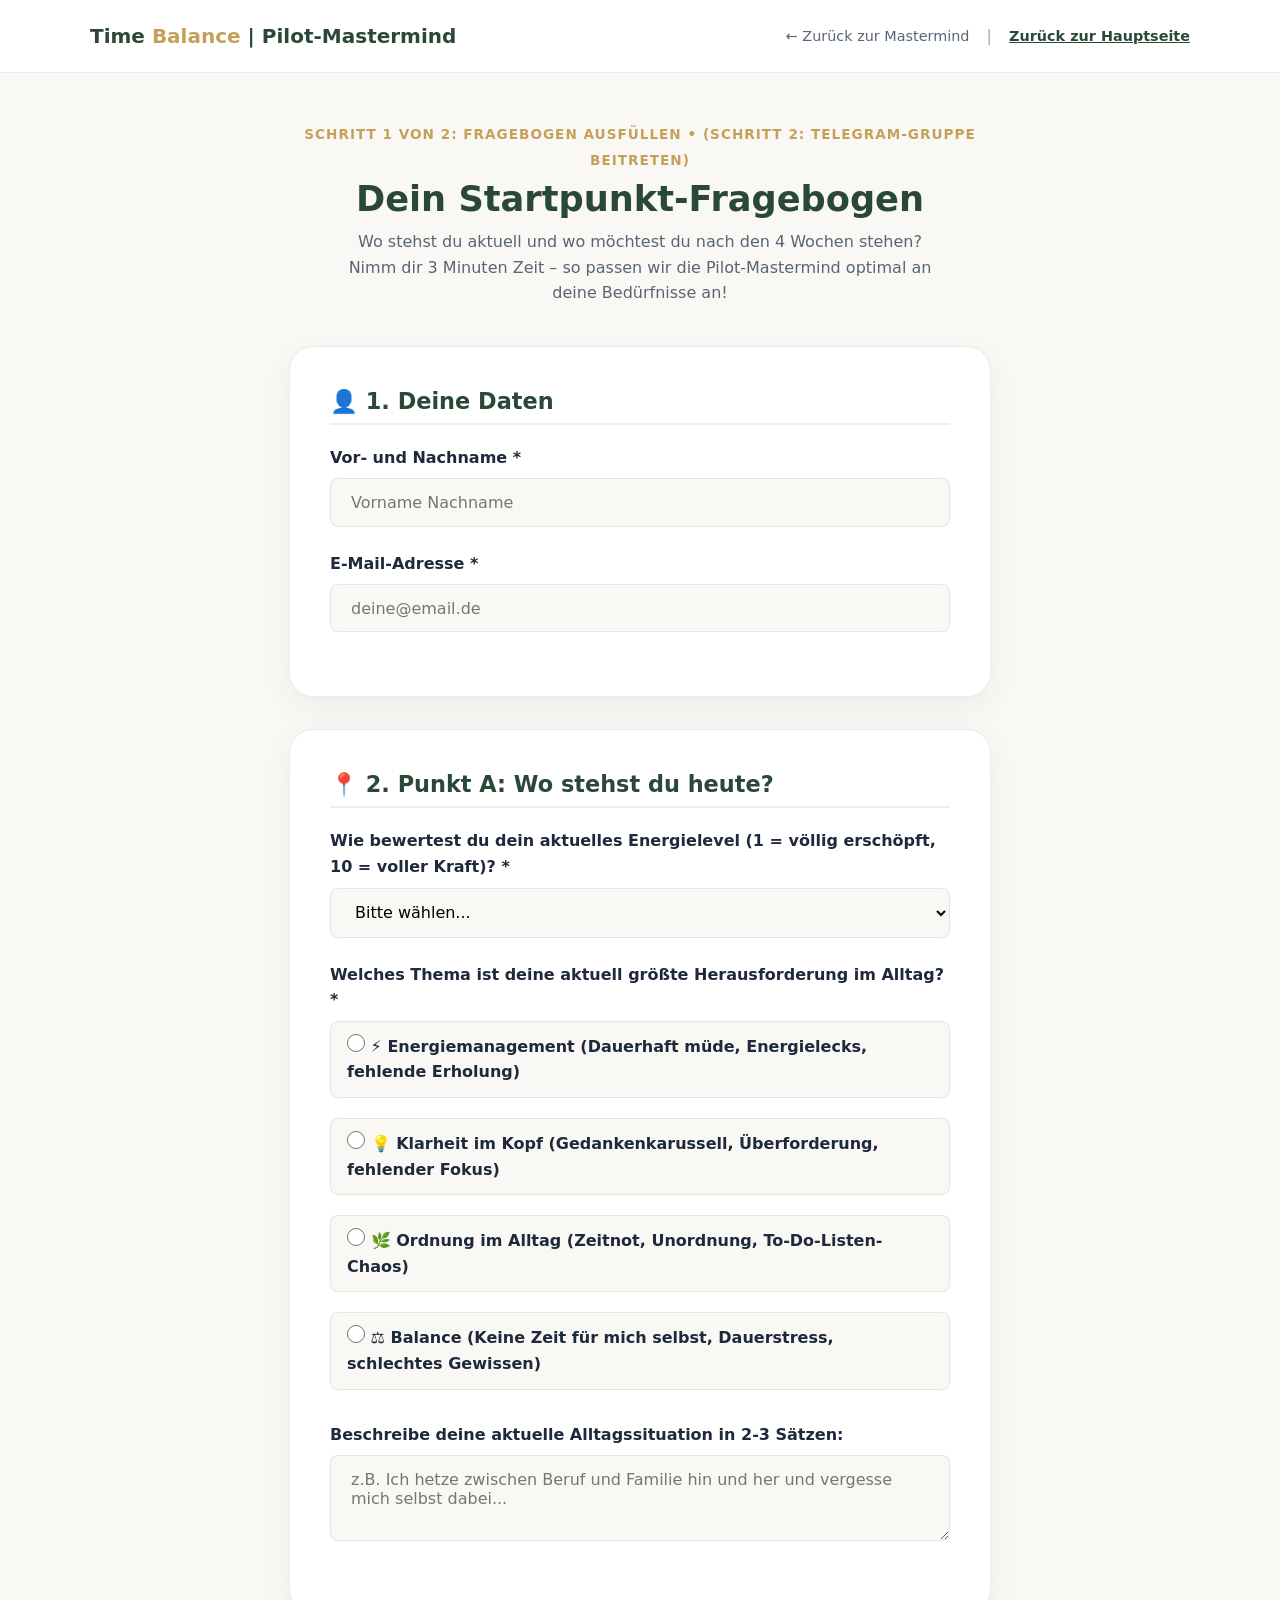
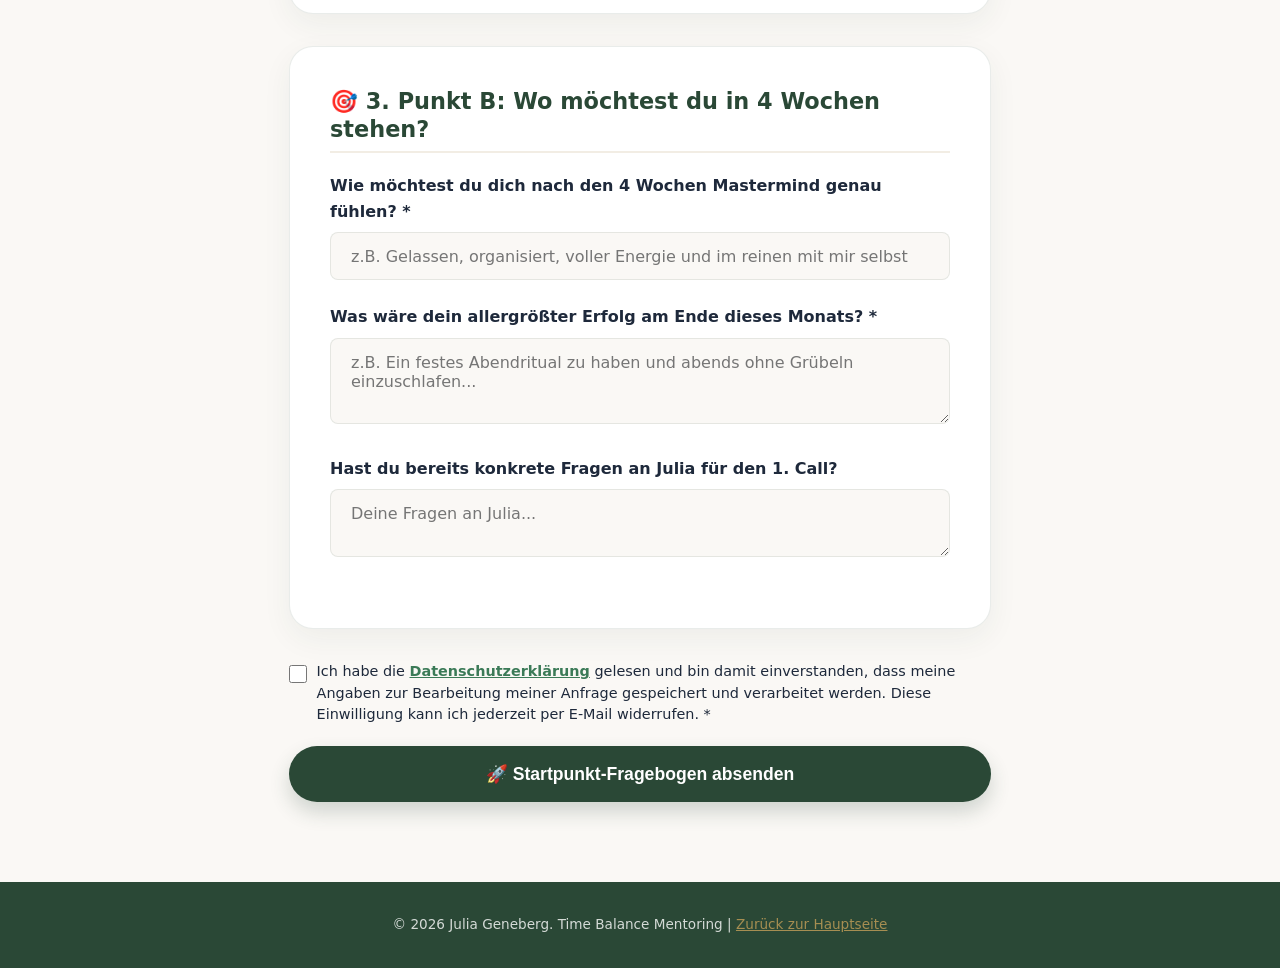
<file: fokusgruppe-start.html>
<!DOCTYPE html>
<html lang="de">
<head>
    <meta charset="UTF-8">
    <meta name="viewport" content="width=device-width, initial-scale=1.0">
    <title>Start-Fragebogen | Time Balance Pilot-Mastermind</title>
    <link rel="stylesheet" href="style.css">
    <style>
        :root {
            --bg-light: #FAF8F5;
            --bg-card: #FFFFFF;
            --bg-surface: #F2EDE4;
            --text-primary: #1E293B;
            --text-secondary: #576574;
            --brand-forest: #2A4836;
            --brand-emerald: #3B7A57;
            --accent-gold: #C5A059;
            --border-light: rgba(42, 72, 54, 0.1);
            --shadow-soft: 0 10px 30px rgba(42, 72, 54, 0.06);
            --radius-md: 16px;
            --radius-lg: 24px;
        }

        body {
            background-color: var(--bg-light);
            color: var(--text-primary);
            font-family: 'Inter', system-ui, -apple-system, sans-serif;
            line-height: 1.6;
            margin: 0;
            padding: 0;
        }

        .form-container {
            max-width: 750px;
            margin: 3rem auto 5rem;
            padding: 0 1.5rem;
        }

        .form-card {
            background: var(--bg-card);
            border-radius: var(--radius-lg);
            padding: 2.5rem;
            border: 1px solid var(--border-light);
            box-shadow: var(--shadow-soft);
            margin-bottom: 2rem;
        }

        .form-section-title {
            font-size: 1.4rem;
            color: var(--brand-forest);
            margin-bottom: 1.25rem;
            padding-bottom: 0.5rem;
            border-bottom: 2px solid var(--bg-surface);
            display: flex;
            align-items: center;
            gap: 0.75rem;
        }

        .question-group {
            margin-bottom: 1.5rem;
        }

        .question-group label {
            display: block;
            font-weight: 600;
            margin-bottom: 0.5rem;
            color: var(--text-primary);
        }

        .form-control {
            width: 100%;
            padding: 0.85rem 1.25rem;
            border-radius: 8px;
            border: 1px solid var(--border-light);
            font-family: inherit;
            font-size: 1rem;
            background: var(--bg-light);
            box-sizing: border-box;
        }

        .radio-options {
            display: flex;
            flex-direction: column;
            gap: 0.75rem;
            margin-top: 0.5rem;
        }

        .radio-label {
            display: flex;
            align-items: center;
            gap: 0.75rem;
            padding: 0.75rem 1rem;
            background: var(--bg-light);
            border-radius: 8px;
            border: 1px solid var(--border-light);
            cursor: pointer;
            transition: all 0.2s ease;
        }

        .radio-label:hover {
            border-color: var(--accent-gold);
            background: #FFF;
        }

        .radio-label input {
            accent-color: var(--brand-forest);
            width: 18px;
            height: 18px;
        }

        .btn-submit {
            display: block;
            width: 100%;
            padding: 1.1rem;
            background: var(--brand-forest);
            color: #FFF;
            border: none;
            border-radius: 50px;
            font-size: 1.1rem;
            font-weight: 600;
            cursor: pointer;
            transition: all 0.3s ease;
            box-shadow: 0 10px 20px rgba(42, 72, 54, 0.2);
        }

        .btn-submit:hover {
            background: var(--brand-emerald);
            transform: translateY(-2px);
        }

        .modal-overlay {
            display: none;
            position: fixed;
            top: 0;
            left: 0;
            width: 100%;
            height: 100%;
            background: rgba(15, 23, 42, 0.75);
            backdrop-filter: blur(6px);
            z-index: 1000;
            justify-content: center;
            align-items: center;
            padding: 1.5rem;
        }

        .modal-overlay.active {
            display: flex;
        }

        .modal-content {
            background: #FFF;
            border-radius: var(--radius-lg);
            padding: 2.5rem;
            max-width: 550px;
            width: 100%;
            text-align: center;
            box-shadow: 0 25px 50px -12px rgba(0, 0, 0, 0.25);
            border: 1px solid var(--accent-gold);
        }
    </style>
</head>
<body>

    <!-- Header Navigation -->
    <nav style="padding: 1.25rem 2rem; background: #FFF; border-bottom: 1px solid var(--border-light);">
        <div style="max-width: 1100px; margin: 0 auto; display: flex; justify-content: space-between; align-items: center;">
            <a href="fokusgruppe.html" style="font-weight: 700; font-size: 1.25rem; color: var(--brand-forest); text-decoration: none;">
                Time <span style="color: var(--accent-gold);">Balance</span> | Pilot-Mastermind
            </a>
            <div>
                <a href="fokusgruppe.html" style="color: var(--text-secondary); text-decoration: none; font-size: 0.9rem; margin-right: 0.75rem;">← Zurück zur Mastermind</a>
                <span style="opacity: 0.4;">|</span>
                <a href="https://juliatimebalance-cloud.github.io/time.balance.mentoring/#" style="color: var(--brand-forest); font-weight: 600; text-decoration: underline; font-size: 0.9rem; margin-left: 0.75rem;">Zurück zur Hauptseite</a>
            </div>
        </div>
    </nav>

    <div class="form-container">
        <div style="text-align: center; margin-bottom: 2.5rem;">
            <span style="color: var(--accent-gold); font-weight: 700; text-transform: uppercase; letter-spacing: 1px; font-size: 0.85rem;">Schritt 1 von 2: Fragebogen ausfüllen • (Schritt 2: Telegram-Gruppe beitreten)</span>
            <h1 style="font-size: 2.2rem; color: var(--brand-forest); margin-top: 0.3rem;">Dein Startpunkt-Fragebogen</h1>
            <p style="color: var(--text-secondary); max-width: 600px; margin: 0.5rem auto 0;">
                Wo stehst du aktuell und wo möchtest du nach den 4 Wochen stehen? Nimm dir 3 Minuten Zeit – so passen wir die Pilot-Mastermind optimal an deine Bedürfnisse an!
            </p>
        </div>

        <form id="startForm" onsubmit="handleStartForm(event)">
            <!-- Web3Forms Integration -->
            <input type="hidden" name="access_key" value="28f46f2c-7856-4ea6-a1ff-81896bbd7e42">
            <input type="hidden" name="subject" value="📋 Neuer Startpunkt-Fragebogen (Time Balance Mastermind)">
            <input type="hidden" name="from_name" value="Mastermind Start-Fragebogen">

            <!-- Section 1: Kontaktdaten -->
            <div class="form-card">
                <h3 class="form-section-title">👤 1. Deine Daten</h3>
                
                <div class="question-group">
                    <label for="start-name">Vor- und Nachname *</label>
                    <input type="text" id="start-name" name="Name" class="form-control" placeholder="Vorname Nachname" required>
                </div>

                <div class="question-group">
                    <label for="start-email">E-Mail-Adresse *</label>
                    <input type="email" id="start-email" name="email" class="form-control" placeholder="deine@email.de" required>
                </div>
            </div>

            <!-- Section 2: Punkt A - Aktueller Standpunkt -->
            <div class="form-card">
                <h3 class="form-section-title">📍 2. Punkt A: Wo stehst du heute?</h3>

                <div class="question-group">
                    <label>Wie bewertest du dein aktuelles Energielevel (1 = völlig erschöpft, 10 = voller Kraft)? *</label>
                    <select id="start-energie" name="Aktuelles_Energielevel" class="form-control" required>
                        <option value="">Bitte wählen...</option>
                        <option value="1-3">1 - 3: Sehr niedrig, oft erschöpft</option>
                        <option value="4-6">4 - 6: Schwankend, Nachmittagstiefs</option>
                        <option value="7-8">7 - 8: Gut, aber Ausbaumöglichkeit</option>
                        <option value="9-10">9 - 10: Voller Energie</option>
                    </select>
                </div>

                <div class="question-group">
                    <label>Welches Thema ist deine aktuell größte Herausforderung im Alltag? *</label>
                    <div class="radio-options">
                        <label class="radio-label">
                            <input type="radio" name="groesste_baustelle" value="Energiemanagement" required>
                            ⚡ Energiemanagement (Dauerhaft müde, Energielecks, fehlende Erholung)
                        </label>
                        <label class="radio-label">
                            <input type="radio" name="groesste_baustelle" value="Klarheit im Kopf">
                            💡 Klarheit im Kopf (Gedankenkarussell, Überforderung, fehlender Fokus)
                        </label>
                        <label class="radio-label">
                            <input type="radio" name="groesste_baustelle" value="Ordnung im Alltag">
                            🌿 Ordnung im Alltag (Zeitnot, Unordnung, To-Do-Listen-Chaos)
                        </label>
                        <label class="radio-label">
                            <input type="radio" name="groesste_baustelle" value="Balance">
                            ⚖️ Balance (Keine Zeit für mich selbst, Dauerstress, schlechtes Gewissen)
                        </label>
                    </div>
                </div>

                <div class="question-group">
                    <label for="start-situation">Beschreibe deine aktuelle Alltagssituation in 2-3 Sätzen:</label>
                    <textarea id="start-situation" name="Aktuelle_Situation" class="form-control" rows="3" placeholder="z.B. Ich hetze zwischen Beruf und Familie hin und her und vergesse mich selbst dabei..."></textarea>
                </div>
            </div>

            <!-- Section 3: Punkt B - Ziele & Gefühl nach 4 Wochen -->
            <div class="form-card">
                <h3 class="form-section-title">🎯 3. Punkt B: Wo möchtest du in 4 Wochen stehen?</h3>

                <div class="question-group">
                    <label for="start-ziel-gefuehl">Wie möchtest du dich nach den 4 Wochen Mastermind genau fühlen? *</label>
                    <input type="text" id="start-ziel-gefuehl" name="Wunsch_Gefuehl_Danach" class="form-control" placeholder="z.B. Gelassen, organisiert, voller Energie und im reinen mit mir selbst" required>
                </div>

                <div class="question-group">
                    <label for="start-groesser-erfolg">Was wäre dein allergrößter Erfolg am Ende dieses Monats? *</label>
                    <textarea id="start-groesser-erfolg" name="Allergroesster_Erfolg" class="form-control" rows="3" placeholder="z.B. Ein festes Abendritual zu haben und abends ohne Grübeln einzuschlafen..." required></textarea>
                </div>

                <div class="question-group">
                    <label for="start-fragen">Hast du bereits konkrete Fragen an Julia für den 1. Call?</label>
                    <textarea id="start-fragen" name="Konkrete_Fragen" class="form-control" rows="2" placeholder="Deine Fragen an Julia..."></textarea>
                </div>
            </div>

            <!-- Datenschutz-Einwilligung -->
            <label style="display: flex; align-items: flex-start; gap: 0.6rem; margin: 0 0 1.25rem; font-size: 0.9rem; line-height: 1.5; cursor: pointer; text-align: left;">
                <input type="checkbox" name="Datenschutz_Einwilligung" value="Ja, akzeptiert" required style="margin-top: 0.25rem; width: 18px; height: 18px; min-width: 18px; accent-color: var(--brand-forest);">
                <span>Ich habe die <a href="index.html#datenschutz" target="_blank" rel="noopener" style="color: var(--brand-emerald); font-weight: 600; text-decoration: underline;">Datenschutzerklärung</a> gelesen und bin damit einverstanden, dass meine Angaben zur Bearbeitung meiner Anfrage gespeichert und verarbeitet werden. Diese Einwilligung kann ich jederzeit per E-Mail widerrufen. *</span>
            </label>

            <button type="submit" class="btn-submit">
                🚀 Startpunkt-Fragebogen absenden
            </button>
        </form>
    </div>

    <!-- Confirmation Modal -->
    <div class="modal-overlay" id="startModal">
        <div class="modal-content">
            <div style="font-size: 3rem; margin-bottom: 0.5rem;">💌</div>
            <h3 style="font-size: 1.8rem; color: var(--brand-forest); margin-bottom: 0.75rem;">Vielen Dank für deine Angaben!</h3>
            <p style="color: var(--text-secondary); margin-bottom: 1.5rem;">
                Ich habe deine Antworten erhalten. Sie helfen mir enorm, die Live-Calls genau auf dich und die Gruppe abzustimmen.
            </p>

            <a href="https://t.me/+jg5cVVKGaFo2NjMy" target="_blank" style="display: block; background: #0088cc; color: #FFF; padding: 1rem; border-radius: 50px; text-decoration: none; font-weight: 600; margin-bottom: 1rem;">
                📱 Falls noch nicht geschehen: Jetzt Telegram-Gruppe beitreten
            </a>

            <a href="fokusgruppe.html" style="color: var(--text-secondary); font-size: 0.9rem; text-decoration: underline;">
                Zurück zur Mastermind-Seite
            </a>
        </div>
    </div>

    <script>
        async function handleStartForm(e) {
            e.preventDefault();
            const form = document.getElementById('startForm');
            const submitBtn = form.querySelector('button[type="submit"]');
            if (submitBtn) {
                submitBtn.disabled = true;
                submitBtn.innerText = 'Wird gesendet... ⏳';
            }

            const formData = new FormData(form);

            try {
                await fetch('https://api.web3forms.com/submit', {
                    method: 'POST',
                    body: formData
                });
            } catch (err) {
                console.error('Web3Forms Fehler:', err);
            }

            document.getElementById('startModal').classList.add('active');
        }
    </script>

    <footer style="background: var(--brand-forest); color: #FFF; padding: 2rem 1.5rem; text-align: center; margin-top: 4rem;">
        <p style="font-size: 0.85rem; opacity: 0.8;">© 2026 Julia Geneberg. Time Balance Mentoring | <a href="https://juliatimebalance-cloud.github.io/time.balance.mentoring/#" style="color: var(--accent-gold); text-decoration: underline;">Zurück zur Hauptseite</a></p>
    </footer>
</body>
</html>
</file>
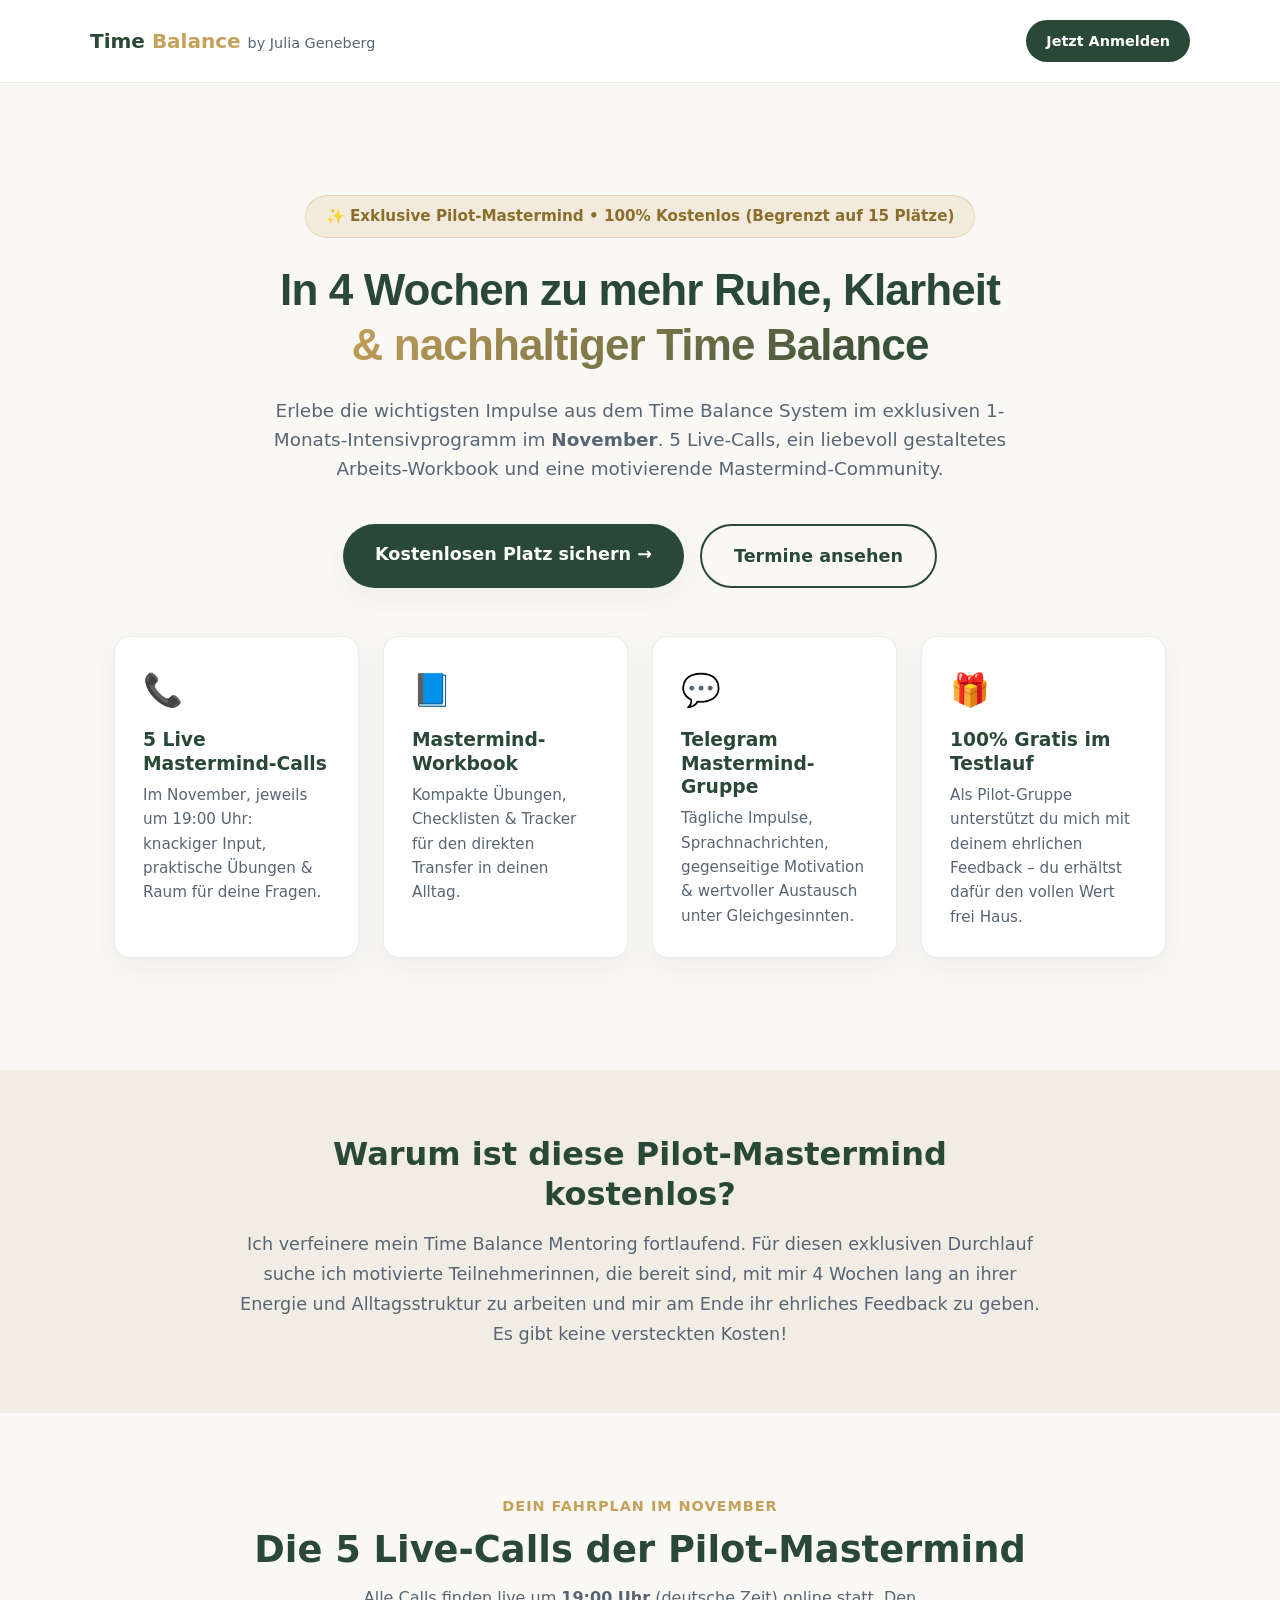
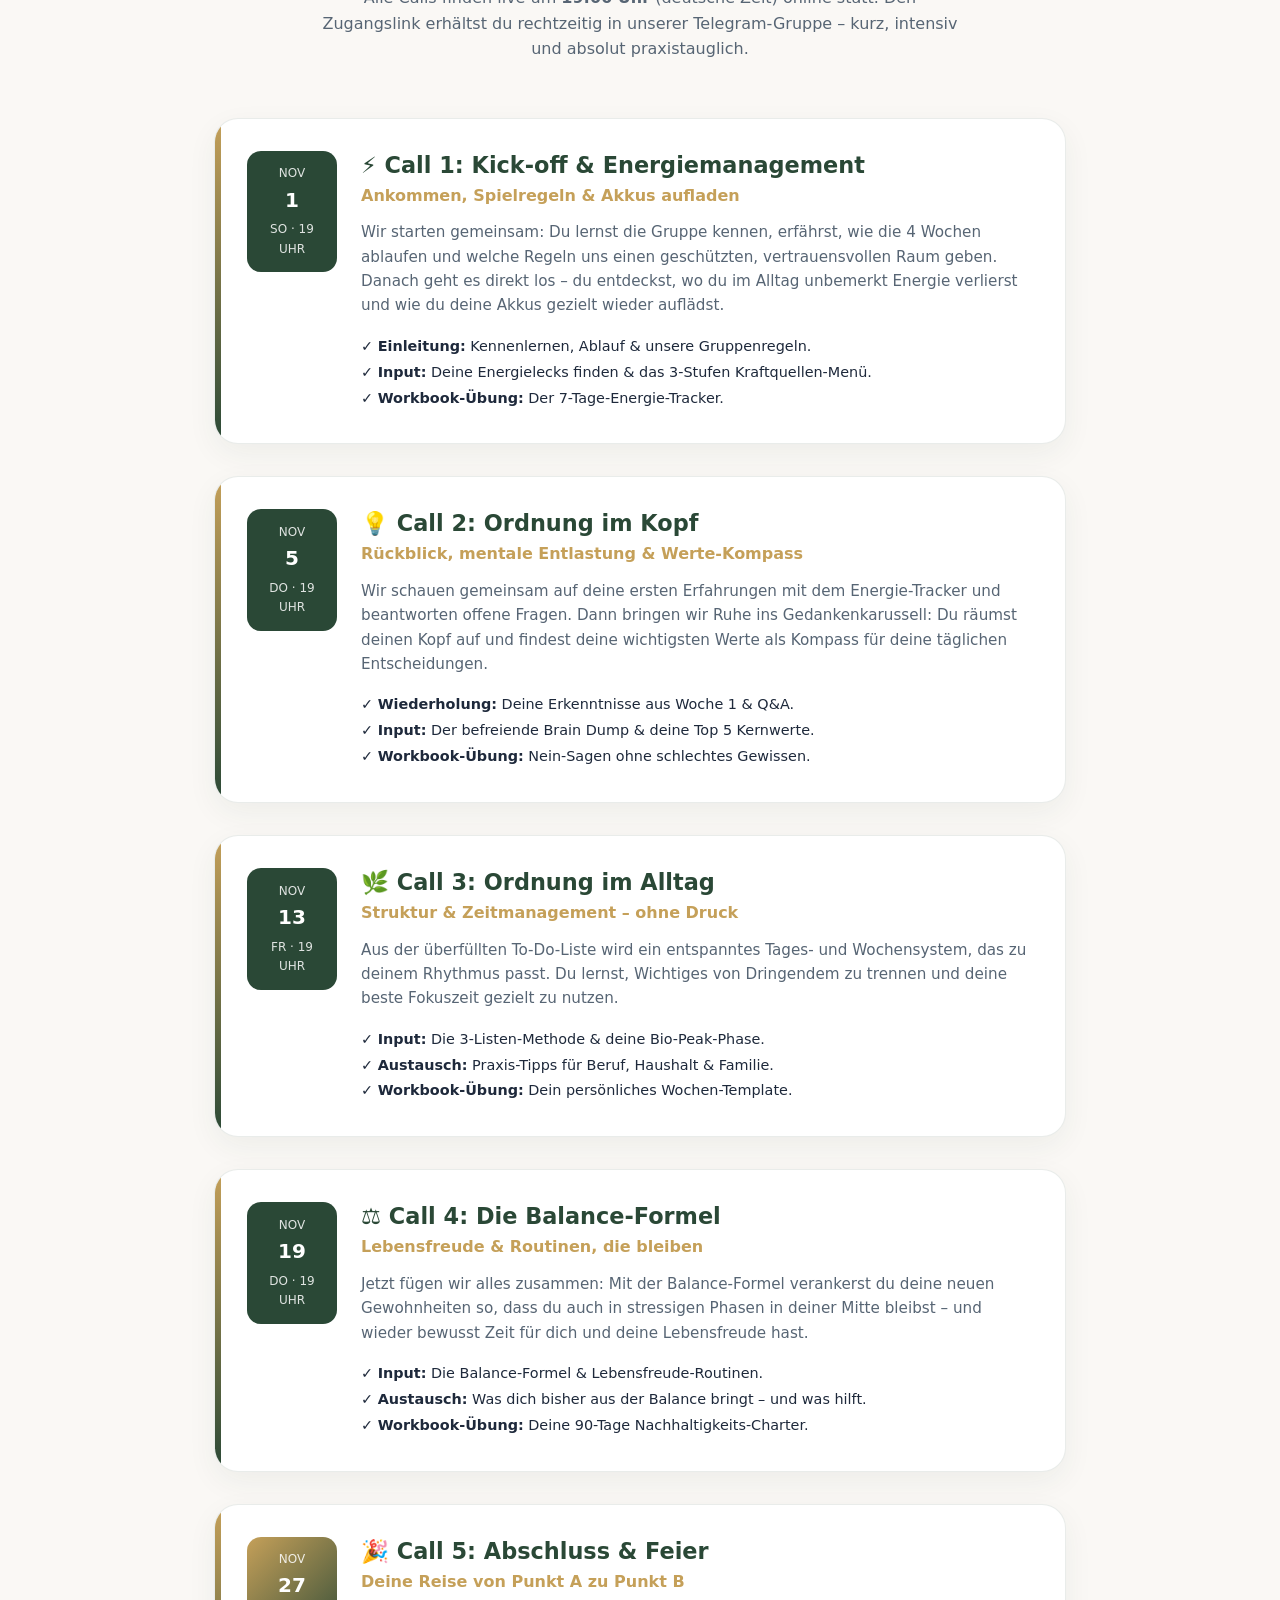
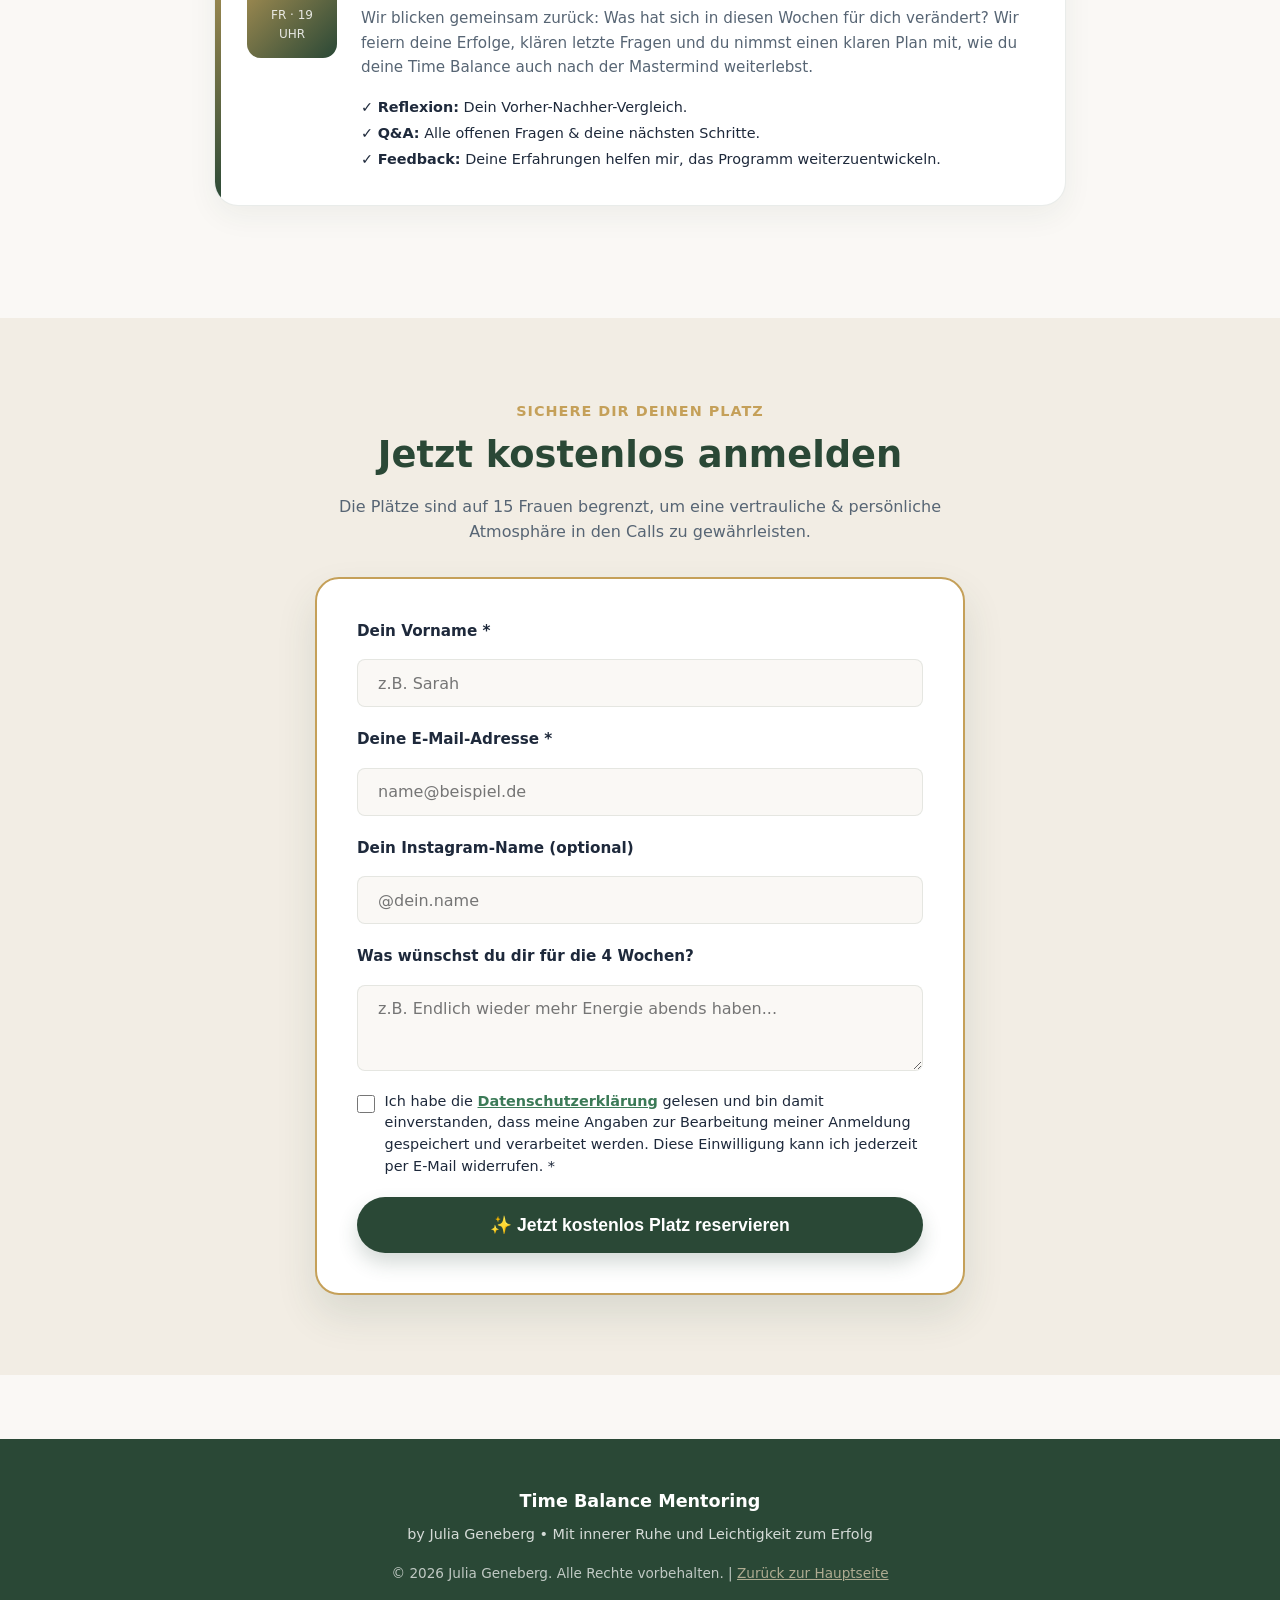
<file: fokusgruppe.html>
<!DOCTYPE html>
<html lang="de">
<head>
    <meta charset="UTF-8">
    <meta name="viewport" content="width=device-width, initial-scale=1.0">
    <title>Kostenlose 4-Wochen Time Balance Pilot-Mastermind | Julia Geneberg</title>
    <meta name="description" content="Kostenlose Pilot-Mastermind Time Balance mit Julia Geneberg. 5 Live-Calls im November, Mastermind-Workbook & Telegram-Community für deine Transformation in Energiemanagement, Klarheit im Kopf, Alltagsordnung und Balance.">
    
    <!-- CSS -->
    <link rel="stylesheet" href="style.css">
    <style>
        :root {
            --bg-light: #FAF8F5;
            --bg-card: #FFFFFF;
            --bg-surface: #F2EDE4;
            --text-primary: #1E293B;
            --text-secondary: #576574;
            --text-muted: #8395A7;
            --brand-forest: #2A4836;
            --brand-emerald: #3B7A57;
            --accent-gold: #C5A059;
            --accent-gold-light: #E6D5B8;
            --border-light: rgba(42, 72, 54, 0.1);
            --border-gold: rgba(197, 160, 89, 0.3);
            --shadow-soft: 0 10px 30px rgba(42, 72, 54, 0.06);
            --shadow-hover: 0 20px 40px rgba(42, 72, 54, 0.12);
            --radius-md: 16px;
            --radius-lg: 24px;
        }

        body {
            background-color: var(--bg-light);
            color: var(--text-primary);
            font-family: 'Inter', system-ui, -apple-system, sans-serif;
            line-height: 1.6;
            margin: 0;
            padding: 0;
        }

        .fg-hero {
            padding: 7rem 1.5rem 4rem;
            text-align: center;
            max-width: 1100px;
            margin: 0 auto;
        }

        .fg-badge {
            display: inline-flex;
            align-items: center;
            gap: 0.5rem;
            background: rgba(197, 160, 89, 0.15);
            color: #8C6D2B;
            border: 1px solid var(--border-gold);
            padding: 0.5rem 1.25rem;
            border-radius: 50px;
            font-size: 0.95rem;
            font-weight: 600;
            margin-bottom: 1.5rem;
        }

        .hero-title {
            font-family: 'Outfit', sans-serif;
            font-size: 2.75rem;
            color: var(--brand-forest);
            font-weight: 700;
            line-height: 1.25;
            margin-bottom: 1rem;
        }

        .gradient-text {
            background: linear-gradient(135deg, var(--accent-gold) 0%, var(--brand-forest) 100%);
            -webkit-background-clip: text;
            -webkit-text-fill-color: transparent;
        }

        .fg-features-grid {
            display: grid;
            grid-template-columns: repeat(auto-fit, minmax(240px, 1fr));
            gap: 1.5rem;
            margin: 3rem 0;
        }

        .fg-feature-card {
            background: var(--bg-card);
            border-radius: var(--radius-md);
            padding: 1.75rem;
            border: 1px solid var(--border-light);
            box-shadow: var(--shadow-soft);
            text-align: left;
        }

        .fg-icon {
            font-size: 2rem;
            margin-bottom: 0.75rem;
        }

        .fg-week-card {
            background: var(--bg-card);
            border-radius: var(--radius-lg);
            padding: 2rem;
            margin-bottom: 2rem;
            border: 1px solid var(--border-light);
            box-shadow: var(--shadow-soft);
            display: grid;
            grid-template-columns: 90px 1fr;
            gap: 1.5rem;
            align-items: start;
            position: relative;
            overflow: hidden;
            text-align: left;
        }

        .fg-week-card::before {
            content: '';
            position: absolute;
            top: 0;
            left: 0;
            width: 6px;
            height: 100%;
            background: linear-gradient(180deg, var(--accent-gold) 0%, var(--brand-forest) 100%);
        }

        .fg-week-badge {
            background: var(--brand-forest);
            color: #FFF;
            border-radius: 14px;
            padding: 0.85rem;
            text-align: center;
            font-weight: 700;
            font-size: 1.25rem;
        }

        .fg-week-badge span {
            display: block;
            font-size: 0.75rem;
            font-weight: 400;
            opacity: 0.85;
            text-transform: uppercase;
        }

        .fg-form-card {
            background: var(--bg-card);
            border-radius: var(--radius-lg);
            padding: 2.5rem;
            border: 2px solid var(--accent-gold);
            box-shadow: var(--shadow-hover);
            max-width: 650px;
            margin: 0 auto;
            text-align: left;
        }

        .form-group {
            margin-bottom: 1.25rem;
        }

        .form-group label {
            display: block;
            font-weight: 600;
            margin-bottom: 0.5rem;
            color: var(--text-primary);
        }

        .form-control {
            width: 100%;
            padding: 0.85rem 1.25rem;
            border-radius: 8px;
            border: 1px solid var(--border-light);
            font-family: inherit;
            font-size: 1rem;
            background: var(--bg-light);
            box-sizing: border-box;
        }

        .btn-submit {
            display: block;
            width: 100%;
            padding: 1.1rem;
            background: var(--brand-forest);
            color: #FFF;
            border: none;
            border-radius: 50px;
            font-size: 1.1rem;
            font-weight: 600;
            cursor: pointer;
            transition: all 0.3s ease;
            box-shadow: 0 10px 20px rgba(42, 72, 54, 0.2);
        }

        .btn-submit:hover {
            background: var(--brand-emerald);
            transform: translateY(-2px);
        }

        /* Confirmation Modal */
        .modal-overlay {
            display: none;
            position: fixed;
            top: 0;
            left: 0;
            width: 100%;
            height: 100%;
            background: rgba(15, 23, 42, 0.75);
            backdrop-filter: blur(6px);
            z-index: 1000;
            justify-content: center;
            align-items: center;
            padding: 1.5rem;
        }

        .modal-overlay.active {
            display: flex;
        }

        .modal-content {
            background: #FFF;
            border-radius: var(--radius-lg);
            padding: 2.5rem;
            max-width: 580px;
            width: 100%;
            text-align: center;
            box-shadow: 0 25px 50px -12px rgba(0, 0, 0, 0.25);
            border: 1px solid var(--accent-gold);
        }

        .telegram-btn {
            display: inline-flex;
            align-items: center;
            justify-content: center;
            gap: 0.75rem;
            background: #0088cc;
            color: #FFF;
            padding: 1rem 2rem;
            border-radius: 50px;
            font-weight: 600;
            font-size: 1.1rem;
            margin-top: 1.25rem;
            text-decoration: none;
            width: 100%;
            box-sizing: border-box;
        }

        @media (max-width: 768px) {
            .fg-week-card {
                grid-template-columns: 1fr;
            }
            .hero-title {
                font-size: 2rem;
            }
        }
    </style>
</head>
<body>

    <!-- Header Navigation -->
    <nav style="padding: 1.25rem 2rem; background: #FFF; border-bottom: 1px solid var(--border-light); position: sticky; top: 0; z-index: 100;">
        <div style="max-width: 1100px; margin: 0 auto; display: flex; justify-content: space-between; align-items: center;">
            <a href="https://juliatimebalance-cloud.github.io/time.balance.mentoring/#" style="font-weight: 700; font-size: 1.25rem; color: var(--brand-forest); text-decoration: none;">
                Time <span style="color: var(--accent-gold);">Balance</span> <span style="font-weight: 300; font-size: 0.9rem; color: var(--text-secondary);">by Julia Geneberg</span>
            </a>
            <a href="#anmeldung" style="background: var(--brand-forest); color: #FFF; padding: 0.6rem 1.25rem; border-radius: 50px; text-decoration: none; font-size: 0.9rem; font-weight: 600;">Jetzt Anmelden</a>
        </div>
    </nav>

    <!-- Hero Section -->
    <header class="fg-hero">
        <div class="fg-badge">
            ✨ Exklusive Pilot-Mastermind • 100% Kostenlos (Begrenzt auf 15 Plätze)
        </div>
        <h1 class="hero-title">
            In 4 Wochen zu mehr Ruhe, Klarheit <br>
            <span class="gradient-text">& nachhaltiger Time Balance</span>
        </h1>
        <p style="font-size: 1.15rem; color: var(--text-secondary); max-width: 780px; margin: 1.5rem auto 2.5rem;">
            Erlebe die wichtigsten Impulse aus dem Time Balance System im exklusiven 1-Monats-Intensivprogramm im <strong>November</strong>. 5 Live-Calls, ein liebevoll gestaltetes Arbeits-Workbook und eine motivierende Mastermind-Community.
        </p>

        <div style="display: flex; gap: 1rem; justify-content: center; flex-wrap: wrap;">
            <a href="#anmeldung" style="background: var(--brand-forest); color: #FFF; padding: 1rem 2rem; border-radius: 50px; text-decoration: none; font-weight: 600; font-size: 1.1rem; box-shadow: var(--shadow-soft);">
                Kostenlosen Platz sichern →
            </a>
            <a href="#bausteine" style="border: 2px solid var(--brand-forest); color: var(--brand-forest); padding: 1rem 2rem; border-radius: 50px; text-decoration: none; font-weight: 600; font-size: 1.1rem;">
                Termine ansehen
            </a>
        </div>

        <div class="fg-features-grid">
            <div class="fg-feature-card">
                <div class="fg-icon">📞</div>
                <h3 style="color: var(--brand-forest);">5 Live Mastermind-Calls</h3>
                <p style="color: var(--text-secondary); font-size: 0.95rem; margin-top: 0.5rem;">
                    Im November, jeweils um 19:00 Uhr: knackiger Input, praktische Übungen & Raum für deine Fragen.
                </p>
            </div>
            <div class="fg-feature-card">
                <div class="fg-icon">📘</div>
                <h3 style="color: var(--brand-forest);">Mastermind-Workbook</h3>
                <p style="color: var(--text-secondary); font-size: 0.95rem; margin-top: 0.5rem;">
                    Kompakte Übungen, Checklisten & Tracker für den direkten Transfer in deinen Alltag.
                </p>
            </div>
            <div class="fg-feature-card">
                <div class="fg-icon">💬</div>
                <h3 style="color: var(--brand-forest);">Telegram Mastermind-Gruppe</h3>
                <p style="color: var(--text-secondary); font-size: 0.95rem; margin-top: 0.5rem;">
                    Tägliche Impulse, Sprachnachrichten, gegenseitige Motivation & wertvoller Austausch unter Gleichgesinnten.
                </p>
            </div>
            <div class="fg-feature-card">
                <div class="fg-icon">🎁</div>
                <h3 style="color: var(--brand-forest);">100% Gratis im Testlauf</h3>
                <p style="color: var(--text-secondary); font-size: 0.95rem; margin-top: 0.5rem;">
                    Als Pilot-Gruppe unterstützt du mich mit deinem ehrlichen Feedback – du erhältst dafür den vollen Wert frei Haus.
                </p>
            </div>
        </div>
    </header>

    <!-- Why Free Section -->
    <section style="background: var(--bg-surface); padding: 4rem 1.5rem; text-align: center;">
        <div style="max-width: 800px; margin: 0 auto;">
            <h2 style="font-size: 2rem; color: var(--brand-forest); margin-bottom: 1rem;">Warum ist diese Pilot-Mastermind kostenlos?</h2>
            <p style="color: var(--text-secondary); font-size: 1.1rem; line-height: 1.7;">
                Ich verfeinere mein Time Balance Mentoring fortlaufend. Für diesen exklusiven Durchlauf suche ich motivierte Teilnehmerinnen, die bereit sind, mit mir 4 Wochen lang an ihrer Energie und Alltagsstruktur zu arbeiten und mir am Ende ihr ehrliches Feedback zu geben. Es gibt keine versteckten Kosten!
            </p>
        </div>
    </section>

    <!-- Live-Call Termine Section -->
    <section id="bausteine" style="padding: 5rem 1.5rem; max-width: 900px; margin: 0 auto;">
        <div style="text-align: center; margin-bottom: 3.5rem;">
            <span style="color: var(--accent-gold); font-weight: 700; letter-spacing: 1px; text-transform: uppercase; font-size: 0.9rem;">Dein Fahrplan im November</span>
            <h2 style="font-size: 2.3rem; color: var(--brand-forest); margin-top: 0.5rem;">Die 5 Live-Calls der Pilot-Mastermind</h2>
            <p style="color: var(--text-secondary); max-width: 650px; margin: 0.75rem auto 0;">
                Alle Calls finden live um <strong>19:00 Uhr</strong> (deutsche Zeit) online statt. Den Zugangslink erhältst du rechtzeitig in unserer Telegram-Gruppe – kurz, intensiv und absolut praxistauglich.
            </p>
        </div>

        <!-- Call 1 -->
        <div class="fg-week-card">
            <div class="fg-week-badge">
                <span>Nov</span>
                1
                <span style="margin-top: 0.3rem;">So · 19 Uhr</span>
            </div>
            <div>
                <h3 style="font-size: 1.4rem; color: var(--brand-forest); margin-bottom: 0.25rem;">⚡ Call 1: Kick-off & Energiemanagement</h3>
                <p style="font-weight: 600; color: var(--accent-gold); margin-bottom: 0.75rem;">Ankommen, Spielregeln & Akkus aufladen</p>
                <p style="color: var(--text-secondary); font-size: 0.95rem; margin-bottom: 1rem;">
                    Wir starten gemeinsam: Du lernst die Gruppe kennen, erfährst, wie die 4 Wochen ablaufen und welche Regeln uns einen geschützten, vertrauensvollen Raum geben. Danach geht es direkt los – du entdeckst, wo du im Alltag unbemerkt Energie verlierst und wie du deine Akkus gezielt wieder auflädst.
                </p>
                <ul style="list-style: none; padding: 0; color: var(--text-primary); font-size: 0.9rem; line-height: 1.8;">
                    <li>✓ <strong>Einleitung:</strong> Kennenlernen, Ablauf & unsere Gruppenregeln.</li>
                    <li>✓ <strong>Input:</strong> Deine Energielecks finden & das 3-Stufen Kraftquellen-Menü.</li>
                    <li>✓ <strong>Workbook-Übung:</strong> Der 7-Tage-Energie-Tracker.</li>
                </ul>
            </div>
        </div>

        <!-- Call 2 -->
        <div class="fg-week-card">
            <div class="fg-week-badge">
                <span>Nov</span>
                5
                <span style="margin-top: 0.3rem;">Do · 19 Uhr</span>
            </div>
            <div>
                <h3 style="font-size: 1.4rem; color: var(--brand-forest); margin-bottom: 0.25rem;">💡 Call 2: Ordnung im Kopf</h3>
                <p style="font-weight: 600; color: var(--accent-gold); margin-bottom: 0.75rem;">Rückblick, mentale Entlastung & Werte-Kompass</p>
                <p style="color: var(--text-secondary); font-size: 0.95rem; margin-bottom: 1rem;">
                    Wir schauen gemeinsam auf deine ersten Erfahrungen mit dem Energie-Tracker und beantworten offene Fragen. Dann bringen wir Ruhe ins Gedankenkarussell: Du räumst deinen Kopf auf und findest deine wichtigsten Werte als Kompass für deine täglichen Entscheidungen.
                </p>
                <ul style="list-style: none; padding: 0; color: var(--text-primary); font-size: 0.9rem; line-height: 1.8;">
                    <li>✓ <strong>Wiederholung:</strong> Deine Erkenntnisse aus Woche 1 & Q&A.</li>
                    <li>✓ <strong>Input:</strong> Der befreiende Brain Dump & deine Top 5 Kernwerte.</li>
                    <li>✓ <strong>Workbook-Übung:</strong> Nein-Sagen ohne schlechtes Gewissen.</li>
                </ul>
            </div>
        </div>

        <!-- Call 3 -->
        <div class="fg-week-card">
            <div class="fg-week-badge">
                <span>Nov</span>
                13
                <span style="margin-top: 0.3rem;">Fr · 19 Uhr</span>
            </div>
            <div>
                <h3 style="font-size: 1.4rem; color: var(--brand-forest); margin-bottom: 0.25rem;">🌿 Call 3: Ordnung im Alltag</h3>
                <p style="font-weight: 600; color: var(--accent-gold); margin-bottom: 0.75rem;">Struktur & Zeitmanagement – ohne Druck</p>
                <p style="color: var(--text-secondary); font-size: 0.95rem; margin-bottom: 1rem;">
                    Aus der überfüllten To-Do-Liste wird ein entspanntes Tages- und Wochensystem, das zu deinem Rhythmus passt. Du lernst, Wichtiges von Dringendem zu trennen und deine beste Fokuszeit gezielt zu nutzen.
                </p>
                <ul style="list-style: none; padding: 0; color: var(--text-primary); font-size: 0.9rem; line-height: 1.8;">
                    <li>✓ <strong>Input:</strong> Die 3-Listen-Methode & deine Bio-Peak-Phase.</li>
                    <li>✓ <strong>Austausch:</strong> Praxis-Tipps für Beruf, Haushalt & Familie.</li>
                    <li>✓ <strong>Workbook-Übung:</strong> Dein persönliches Wochen-Template.</li>
                </ul>
            </div>
        </div>

        <!-- Call 4 -->
        <div class="fg-week-card">
            <div class="fg-week-badge">
                <span>Nov</span>
                19
                <span style="margin-top: 0.3rem;">Do · 19 Uhr</span>
            </div>
            <div>
                <h3 style="font-size: 1.4rem; color: var(--brand-forest); margin-bottom: 0.25rem;">⚖️ Call 4: Die Balance-Formel</h3>
                <p style="font-weight: 600; color: var(--accent-gold); margin-bottom: 0.75rem;">Lebensfreude & Routinen, die bleiben</p>
                <p style="color: var(--text-secondary); font-size: 0.95rem; margin-bottom: 1rem;">
                    Jetzt fügen wir alles zusammen: Mit der Balance-Formel verankerst du deine neuen Gewohnheiten so, dass du auch in stressigen Phasen in deiner Mitte bleibst – und wieder bewusst Zeit für dich und deine Lebensfreude hast.
                </p>
                <ul style="list-style: none; padding: 0; color: var(--text-primary); font-size: 0.9rem; line-height: 1.8;">
                    <li>✓ <strong>Input:</strong> Die Balance-Formel & Lebensfreude-Routinen.</li>
                    <li>✓ <strong>Austausch:</strong> Was dich bisher aus der Balance bringt – und was hilft.</li>
                    <li>✓ <strong>Workbook-Übung:</strong> Deine 90-Tage Nachhaltigkeits-Charter.</li>
                </ul>
            </div>
        </div>

        <!-- Call 5 -->
        <div class="fg-week-card">
            <div class="fg-week-badge" style="background: linear-gradient(135deg, var(--accent-gold) 0%, var(--brand-forest) 100%);">
                <span>Nov</span>
                27
                <span style="margin-top: 0.3rem;">Fr · 19 Uhr</span>
            </div>
            <div>
                <h3 style="font-size: 1.4rem; color: var(--brand-forest); margin-bottom: 0.25rem;">🎉 Call 5: Abschluss & Feier</h3>
                <p style="font-weight: 600; color: var(--accent-gold); margin-bottom: 0.75rem;">Deine Reise von Punkt A zu Punkt B</p>
                <p style="color: var(--text-secondary); font-size: 0.95rem; margin-bottom: 1rem;">
                    Wir blicken gemeinsam zurück: Was hat sich in diesen Wochen für dich verändert? Wir feiern deine Erfolge, klären letzte Fragen und du nimmst einen klaren Plan mit, wie du deine Time Balance auch nach der Mastermind weiterlebst.
                </p>
                <ul style="list-style: none; padding: 0; color: var(--text-primary); font-size: 0.9rem; line-height: 1.8;">
                    <li>✓ <strong>Reflexion:</strong> Dein Vorher-Nachher-Vergleich.</li>
                    <li>✓ <strong>Q&A:</strong> Alle offenen Fragen & deine nächsten Schritte.</li>
                    <li>✓ <strong>Feedback:</strong> Deine Erfahrungen helfen mir, das Programm weiterzuentwickeln.</li>
                </ul>
            </div>
        </div>
    </section>

    <!-- Registration Section -->
    <section id="anmeldung" style="padding: 5rem 1.5rem; background: var(--bg-surface);">
        <div style="max-width: 650px; margin: 0 auto; text-align: center;">
            <span style="color: var(--accent-gold); font-weight: 700; letter-spacing: 1px; text-transform: uppercase; font-size: 0.9rem;">Sichere dir deinen Platz</span>
            <h2 style="font-size: 2.3rem; color: var(--brand-forest); margin: 0.5rem 0 1rem;">Jetzt kostenlos anmelden</h2>
            <p style="color: var(--text-secondary); margin-bottom: 2rem;">
                Die Plätze sind auf 15 Frauen begrenzt, um eine vertrauliche & persönliche Atmosphäre in den Calls zu gewährleisten.
            </p>

            <div class="fg-form-card">
                <form id="fokusForm" onsubmit="handleFormSubmit(event)">
                    <!-- Web3Forms Integration für E-Mail-Benachrichtigung an Julia -->
                    <input type="hidden" name="access_key" value="28f46f2c-7856-4ea6-a1ff-81896bbd7e42">
                    <input type="hidden" name="subject" value="✨ Neue Anmelderin für Time Balance Pilot-Mastermind!">
                    <input type="hidden" name="from_name" value="Time Balance Mastermind Formular">
                    
                    <div class="form-group">
                        <label for="fg-name">Dein Vorname *</label>
                        <input type="text" id="fg-name" name="Vorname" class="form-control" placeholder="z.B. Sarah" required>
                    </div>

                    <div class="form-group">
                        <label for="fg-email">Deine E-Mail-Adresse *</label>
                        <input type="email" id="fg-email" name="email" class="form-control" placeholder="name@beispiel.de" required>
                    </div>

                    <div class="form-group">
                        <label for="fg-instagram">Dein Instagram-Name (optional)</label>
                        <input type="text" id="fg-instagram" name="Instagram" class="form-control" placeholder="@dein.name">
                    </div>

                    <div class="form-group">
                        <label for="fg-motivation">Was wünschst du dir für die 4 Wochen?</label>
                        <textarea id="fg-motivation" name="Wunsch_Erwartung" class="form-control" rows="3" placeholder="z.B. Endlich wieder mehr Energie abends haben..."></textarea>
                    </div>

                    <!-- Datenschutz-Einwilligung -->
                    <label style="display: flex; align-items: flex-start; gap: 0.6rem; margin: 0 0 1.25rem; font-size: 0.9rem; line-height: 1.5; cursor: pointer; text-align: left; font-weight: 400;">
                        <input type="checkbox" name="Datenschutz_Einwilligung" value="Ja, akzeptiert" required style="margin-top: 0.25rem; width: 18px; height: 18px; min-width: 18px; accent-color: var(--brand-forest);">
                        <span>Ich habe die <a href="index.html#datenschutz" target="_blank" rel="noopener" style="color: var(--brand-emerald); font-weight: 600; text-decoration: underline;">Datenschutzerklärung</a> gelesen und bin damit einverstanden, dass meine Angaben zur Bearbeitung meiner Anmeldung gespeichert und verarbeitet werden. Diese Einwilligung kann ich jederzeit per E-Mail widerrufen. *</span>
                    </label>

                    <button type="submit" class="btn-submit">
                        ✨ Jetzt kostenlos Platz reservieren
                    </button>
                </form>
            </div>
        </div>
    </section>

    <!-- Modal Popup -->
    <div class="modal-overlay" id="confirmationModal">
        <div class="modal-content">
            <div style="font-size: 3rem; margin-bottom: 0.5rem;">🎉</div>
            <h3 style="font-size: 1.8rem; color: var(--brand-forest); margin-bottom: 0.75rem;">Du bist offiziell dabei!</h3>
            <p style="color: var(--text-secondary); margin-bottom: 1.5rem;">
                Deine Anmeldung zur <strong>Time Balance Pilot-Mastermind</strong> war erfolgreich.
            </p>
            
            <div style="background: var(--bg-surface); padding: 1.25rem; border-radius: var(--radius-md); text-align: left; margin-bottom: 1.5rem;">
                <p style="font-weight: 700; color: var(--brand-forest); margin-bottom: 0.5rem;">Nächste 2 wichtige Schritte:</p>
                <ol style="margin-left: 1.25rem; color: var(--text-primary); font-size: 0.95rem; line-height: 1.7;">
                    <li><strong>Telegram-Gruppe beitreten:</strong> Hier erhältst du alle Zoom-Links & tägliche Impulse.</li>
                    <li><strong>Start-Fragebogen ausfüllen:</strong> Teile deinen aktuellen Standpunkt A mit mir.</li>
                </ol>
            </div>

            <a href="https://t.me/+jg5cVVKGaFo2NjMy" target="_blank" class="telegram-btn">
                📱 Jetzt der Telegram-Gruppe beitreten
            </a>

            <div style="margin-top: 1rem;">
                <a href="fokusgruppe-start.html" style="color: var(--brand-forest); font-weight: 600; text-decoration: underline; font-size: 0.95rem;">
                    📋 Zum Start-Fragebogen (2 Min.)
                </a>
            </div>
        </div>
    </div>

    <footer style="background: var(--brand-forest); color: #FFF; padding: 3rem 1.5rem; text-align: center; margin-top: 4rem;">
        <p style="font-weight: 700; font-size: 1.1rem; margin-bottom: 0.5rem;">Time Balance Mentoring</p>
        <p style="opacity: 0.8; font-size: 0.9rem;">by Julia Geneberg • Mit innerer Ruhe und Leichtigkeit zum Erfolg</p>
        <p style="font-size: 0.85rem; opacity: 0.7; margin-top: 1rem;">© 2026 Julia Geneberg. Alle Rechte vorbehalten. | <a href="https://juliatimebalance-cloud.github.io/time.balance.mentoring/#" style="color: var(--accent-gold-light); text-decoration: underline;">Zurück zur Hauptseite</a></p>
    </footer>

    <script>
        async function handleFormSubmit(e) {
            e.preventDefault();
            const form = document.getElementById('fokusForm');
            const submitBtn = form.querySelector('button[type="submit"]');
            if (submitBtn) {
                submitBtn.disabled = true;
                submitBtn.innerText = 'Wird gesendet... ⏳';
            }

            const formData = new FormData(form);

            try {
                await fetch('https://api.web3forms.com/submit', {
                    method: 'POST',
                    body: formData
                });
            } catch (err) {
                console.error('Web3Forms Fehler:', err);
            }

            document.getElementById('confirmationModal').classList.add('active');
        }
    </script>
</body>
</html>
</file>
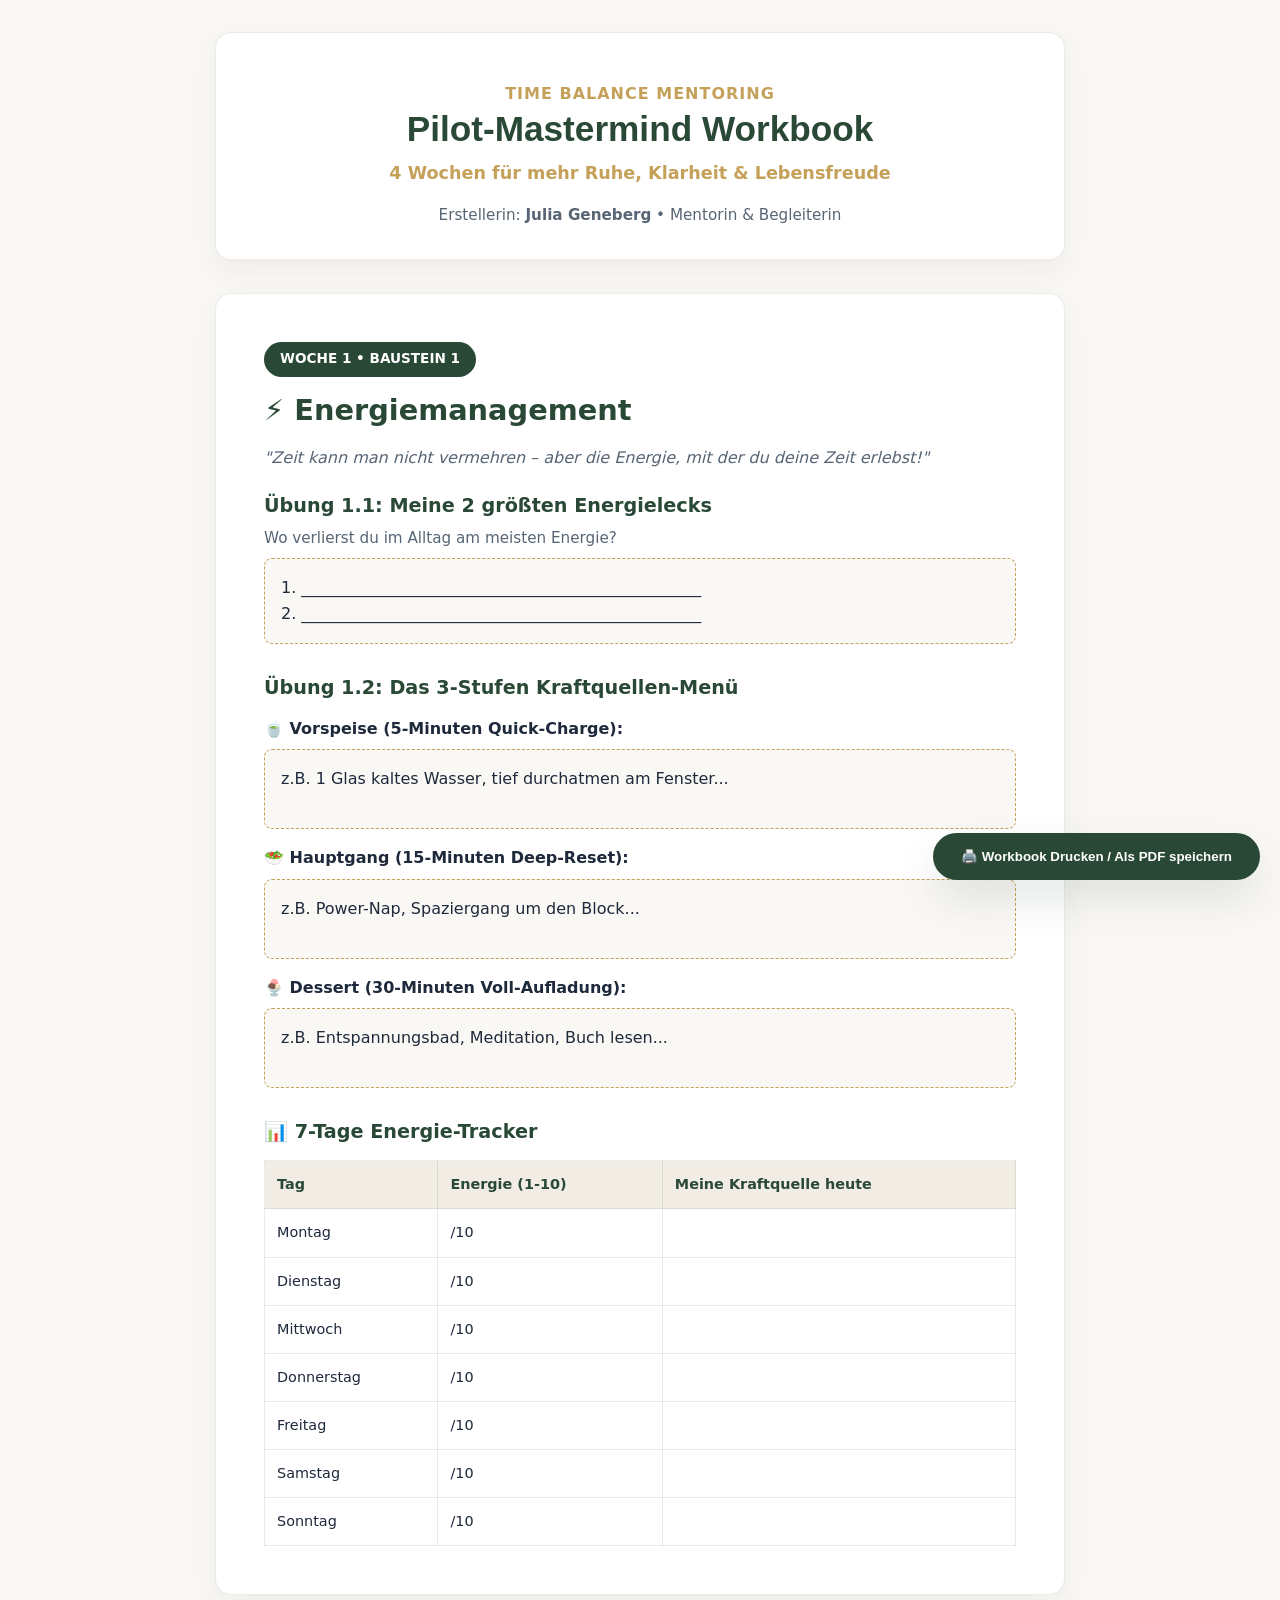
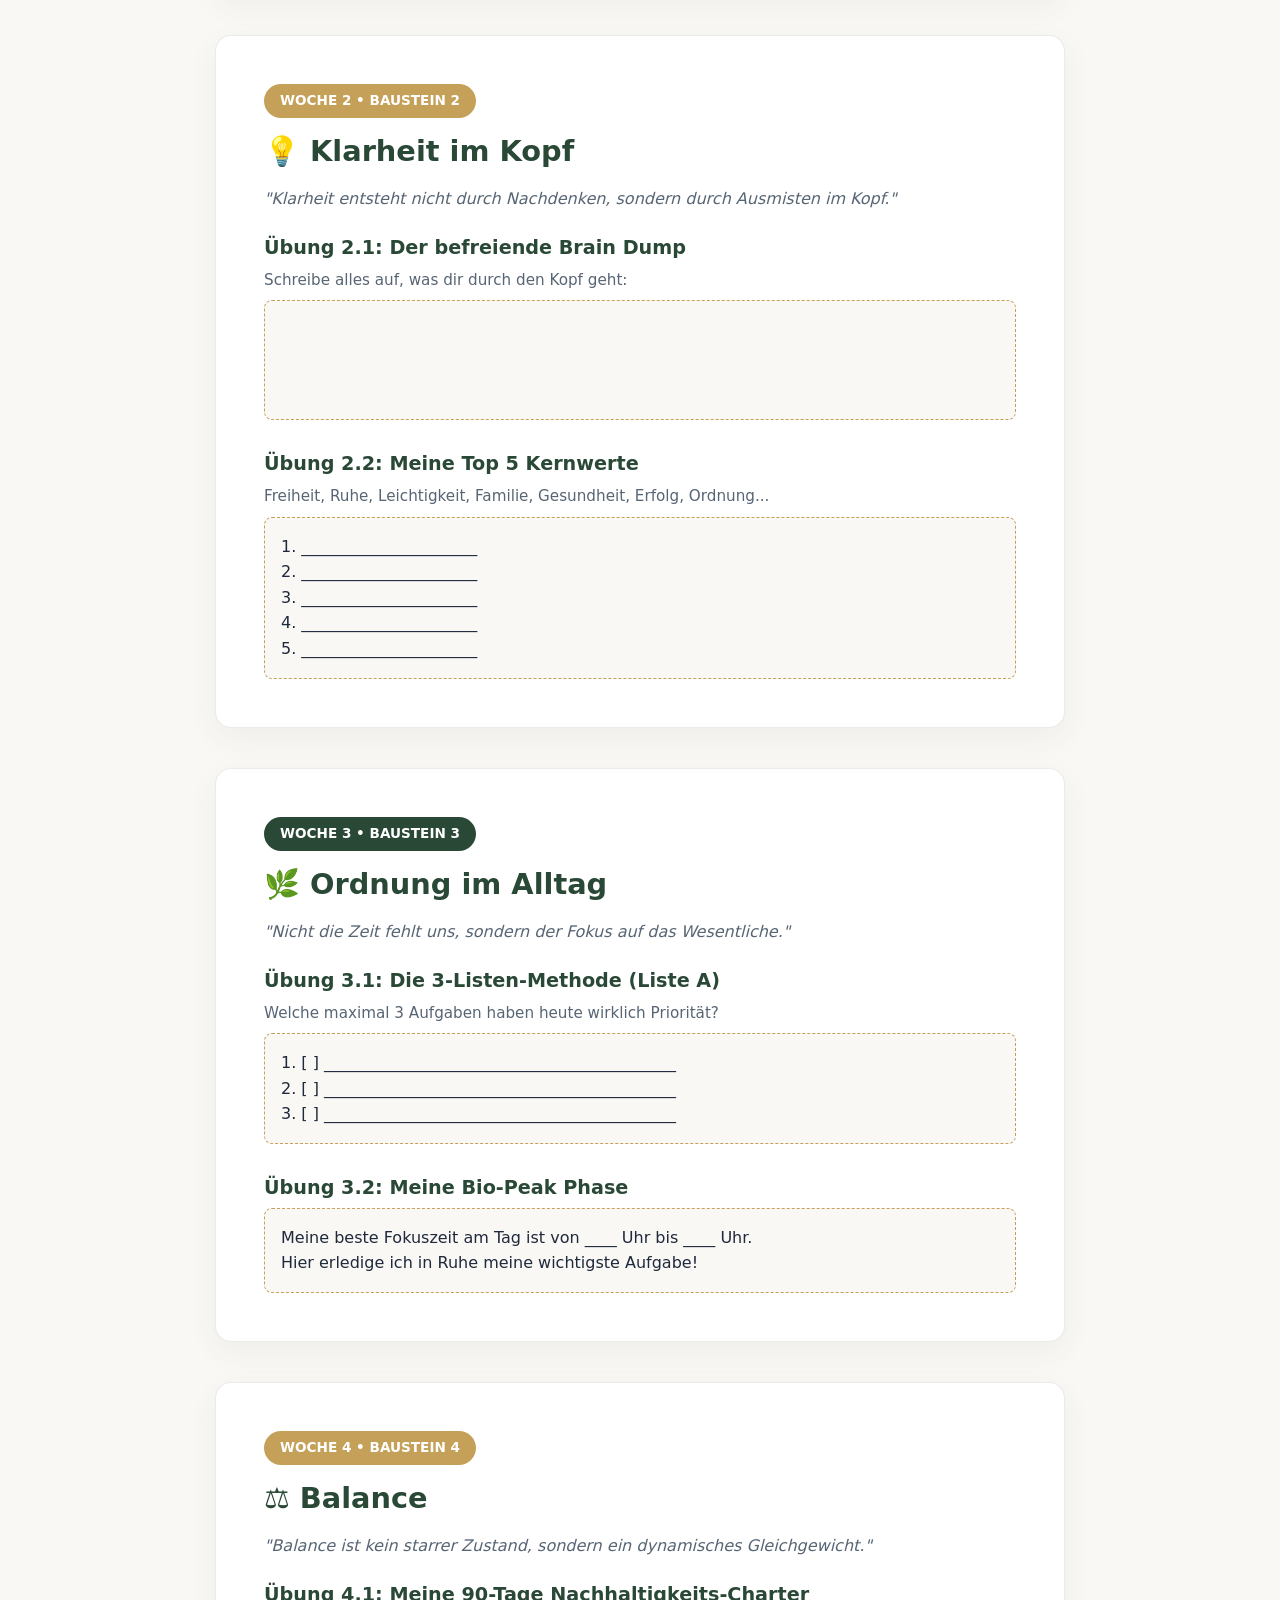
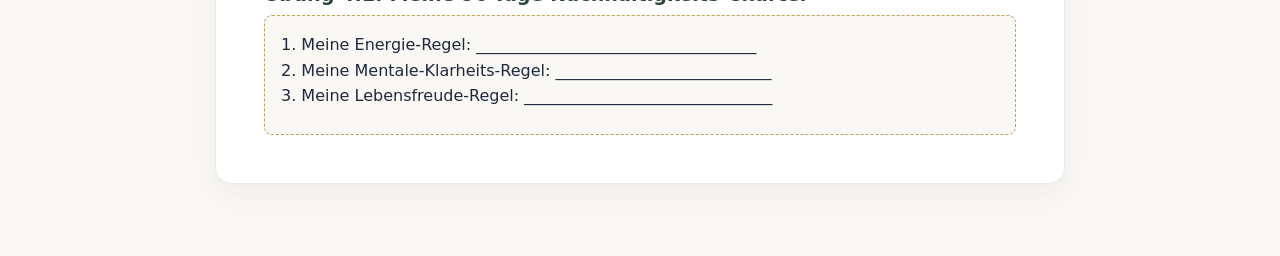
<file: FOKUSGRUPPE_WORKBOOK.html>
<!DOCTYPE html>
<html lang="de">
<head>
    <meta charset="UTF-8">
    <meta name="viewport" content="width=device-width, initial-scale=1.0">
    <title>Mastermind-Workbook Time Balance | Julia Geneberg</title>
    <link rel="stylesheet" href="style.css">
    <style>
        @media print {
            .no-print { display: none !important; }
            body { background: #FFF !important; color: #000 !important; }
            .wb-page { page-break-after: always; box-shadow: none !important; border: none !important; padding: 0 !important; }
        }
        
        body {
            background-color: var(--bg-light);
            color: var(--text-primary);
            font-family: 'Inter', system-ui, -apple-system, sans-serif;
            line-height: 1.6;
            padding: 2rem 1rem;
        }

        .wb-container {
            max-width: 850px;
            margin: 0 auto;
        }

        .wb-card {
            background: #FFF;
            border-radius: 16px;
            padding: 3rem;
            margin-bottom: 2.5rem;
            border: 1px solid var(--border-light);
            box-shadow: var(--shadow-soft);
        }

        .wb-header {
            text-align: center;
            border-bottom: 2px solid var(--bg-surface);
            padding-bottom: 2rem;
            margin-bottom: 2rem;
        }

        .wb-title {
            font-size: 2.2rem;
            color: var(--brand-forest);
            font-family: 'Outfit', sans-serif;
        }

        .wb-subtitle {
            color: var(--accent-gold);
            font-weight: 700;
            font-size: 1.1rem;
            margin-top: 0.5rem;
        }

        .section-badge {
            display: inline-block;
            background: var(--brand-forest);
            color: #FFF;
            padding: 0.4rem 1rem;
            border-radius: 50px;
            font-weight: 700;
            font-size: 0.85rem;
            text-transform: uppercase;
            margin-bottom: 1rem;
        }

        .input-box {
            width: 100%;
            min-height: 80px;
            border: 1px dashed var(--accent-gold);
            border-radius: 8px;
            background: var(--bg-light);
            padding: 1rem;
            margin-top: 0.5rem;
            box-sizing: border-box;
        }

        .tracker-table {
            width: 100%;
            border-collapse: collapse;
            margin-top: 1rem;
        }

        .tracker-table th, .tracker-table td {
            border: 1px solid var(--border-light);
            padding: 0.75rem;
            text-align: left;
            font-size: 0.9rem;
        }

        .tracker-table th {
            background: var(--bg-surface);
            color: var(--brand-forest);
        }

        .btn-print {
            position: fixed;
            bottom: 20px;
            right: 20px;
            background: var(--brand-forest);
            color: #FFF;
            padding: 1rem 1.75rem;
            border-radius: 50px;
            border: none;
            font-weight: 600;
            cursor: pointer;
            box-shadow: var(--shadow-hover);
            z-index: 1000;
        }
    </style>
</head>
<body>

    <button onclick="window.print()" class="btn-print no-print">🖨️ Workbook Drucken / Als PDF speichern</button>

    <div class="wb-container">
        
        <!-- COVER / INTRO -->
        <div class="wb-card wb-header">
            <span style="color: var(--accent-gold); font-weight: 700; letter-spacing: 1px; text-transform: uppercase;">Time Balance Mentoring</span>
            <h1 class="wb-title">Pilot-Mastermind Workbook</h1>
            <p class="wb-subtitle">4 Wochen für mehr Ruhe, Klarheit & Lebensfreude</p>
            <p style="color: var(--text-secondary); margin-top: 1rem; font-size: 0.95rem;">
                Erstellerin: <strong>Julia Geneberg</strong> • Mentorin & Begleiterin
            </p>
        </div>

        <!-- WEEK 1 -->
        <div class="wb-card">
            <span class="section-badge">Woche 1 • Baustein 1</span>
            <h2 style="color: var(--brand-forest); font-size: 1.8rem; margin-bottom: 1rem;">⚡ Energiemanagement</h2>
            <p style="font-style: italic; color: var(--text-secondary); margin-bottom: 1.5rem;">
                "Zeit kann man nicht vermehren – aber die Energie, mit der du deine Zeit erlebst!"
            </p>

            <h3 style="font-size: 1.2rem; color: var(--brand-forest); margin-bottom: 0.5rem;">Übung 1.1: Meine 2 größten Energielecks</h3>
            <p style="font-size: 0.95rem; color: var(--text-secondary);">Wo verlierst du im Alltag am meisten Energie?</p>
            <div class="input-box" contenteditable="true" placeholder="1. ...&#10;2. ...">1. __________________________________________________<br>2. __________________________________________________</div>

            <h3 style="font-size: 1.2rem; color: var(--brand-forest); margin-top: 2rem; margin-bottom: 0.5rem;">Übung 1.2: Das 3-Stufen Kraftquellen-Menü</h3>
            
            <div style="margin-top: 1rem;">
                <p><strong>🍵 Vorspeise (5-Minuten Quick-Charge):</strong></p>
                <div class="input-box" contenteditable="true">z.B. 1 Glas kaltes Wasser, tief durchatmen am Fenster...</div>
            </div>

            <div style="margin-top: 1rem;">
                <p><strong>🥗 Hauptgang (15-Minuten Deep-Reset):</strong></p>
                <div class="input-box" contenteditable="true">z.B. Power-Nap, Spaziergang um den Block...</div>
            </div>

            <div style="margin-top: 1rem;">
                <p><strong>🍨 Dessert (30-Minuten Voll-Aufladung):</strong></p>
                <div class="input-box" contenteditable="true">z.B. Entspannungsbad, Meditation, Buch lesen...</div>
            </div>

            <h3 style="font-size: 1.2rem; color: var(--brand-forest); margin-top: 2rem; margin-bottom: 0.5rem;">📊 7-Tage Energie-Tracker</h3>
            <table class="tracker-table">
                <thead>
                    <tr>
                        <th>Tag</th>
                        <th>Energie (1-10)</th>
                        <th>Meine Kraftquelle heute</th>
                    </tr>
                </thead>
                <tbody>
                    <tr><td>Montag</td><td>/10</td><td></td></tr>
                    <tr><td>Dienstag</td><td>/10</td><td></td></tr>
                    <tr><td>Mittwoch</td><td>/10</td><td></td></tr>
                    <tr><td>Donnerstag</td><td>/10</td><td></td></tr>
                    <tr><td>Freitag</td><td>/10</td><td></td></tr>
                    <tr><td>Samstag</td><td>/10</td><td></td></tr>
                    <tr><td>Sonntag</td><td>/10</td><td></td></tr>
                </tbody>
            </table>
        </div>

        <!-- WEEK 2 -->
        <div class="wb-card">
            <span class="section-badge" style="background: var(--accent-gold);">Woche 2 • Baustein 2</span>
            <h2 style="color: var(--brand-forest); font-size: 1.8rem; margin-bottom: 1rem;">💡 Klarheit im Kopf</h2>
            <p style="font-style: italic; color: var(--text-secondary); margin-bottom: 1.5rem;">
                "Klarheit entsteht nicht durch Nachdenken, sondern durch Ausmisten im Kopf."
            </p>

            <h3 style="font-size: 1.2rem; color: var(--brand-forest); margin-bottom: 0.5rem;">Übung 2.1: Der befreiende Brain Dump</h3>
            <p style="font-size: 0.95rem; color: var(--text-secondary);">Schreibe alles auf, was dir durch den Kopf geht:</p>
            <div class="input-box" style="min-height: 120px;" contenteditable="true"></div>

            <h3 style="font-size: 1.2rem; color: var(--brand-forest); margin-top: 2rem; margin-bottom: 0.5rem;">Übung 2.2: Meine Top 5 Kernwerte</h3>
            <p style="font-size: 0.95rem; color: var(--text-secondary);">Freiheit, Ruhe, Leichtigkeit, Familie, Gesundheit, Erfolg, Ordnung...</p>
            <div class="input-box" contenteditable="true">1. ______________________<br>2. ______________________<br>3. ______________________<br>4. ______________________<br>5. ______________________</div>
        </div>

        <!-- WEEK 3 -->
        <div class="wb-card">
            <span class="section-badge">Woche 3 • Baustein 3</span>
            <h2 style="color: var(--brand-forest); font-size: 1.8rem; margin-bottom: 1rem;">🌿 Ordnung im Alltag</h2>
            <p style="font-style: italic; color: var(--text-secondary); margin-bottom: 1.5rem;">
                "Nicht die Zeit fehlt uns, sondern der Fokus auf das Wesentliche."
            </p>

            <h3 style="font-size: 1.2rem; color: var(--brand-forest); margin-bottom: 0.5rem;">Übung 3.1: Die 3-Listen-Methode (Liste A)</h3>
            <p style="font-size: 0.95rem; color: var(--text-secondary);">Welche maximal 3 Aufgaben haben heute wirklich Priorität?</p>
            <div class="input-box" contenteditable="true">1. [ ] ____________________________________________<br>2. [ ] ____________________________________________<br>3. [ ] ____________________________________________</div>

            <h3 style="font-size: 1.2rem; color: var(--brand-forest); margin-top: 2rem; margin-bottom: 0.5rem;">Übung 3.2: Meine Bio-Peak Phase</h3>
            <div class="input-box" contenteditable="true">Meine beste Fokuszeit am Tag ist von ____ Uhr bis ____ Uhr.<br>Hier erledige ich in Ruhe meine wichtigste Aufgabe!</div>
        </div>

        <!-- WEEK 4 -->
        <div class="wb-card">
            <span class="section-badge" style="background: var(--accent-gold);">Woche 4 • Baustein 4</span>
            <h2 style="color: var(--brand-forest); font-size: 1.8rem; margin-bottom: 1rem;">⚖️ Balance</h2>
            <p style="font-style: italic; color: var(--text-secondary); margin-bottom: 1.5rem;">
                "Balance ist kein starrer Zustand, sondern ein dynamisches Gleichgewicht."
            </p>

            <h3 style="font-size: 1.2rem; color: var(--brand-forest); margin-bottom: 0.5rem;">Übung 4.1: Meine 90-Tage Nachhaltigkeits-Charter</h3>
            <div class="input-box" style="min-height: 120px;" contenteditable="true">
                1. Meine Energie-Regel: ___________________________________<br>
                2. Meine Mentale-Klarheits-Regel: ___________________________<br>
                3. Meine Lebensfreude-Regel: _______________________________
            </div>
        </div>

    </div>

</body>
</html>
</file>
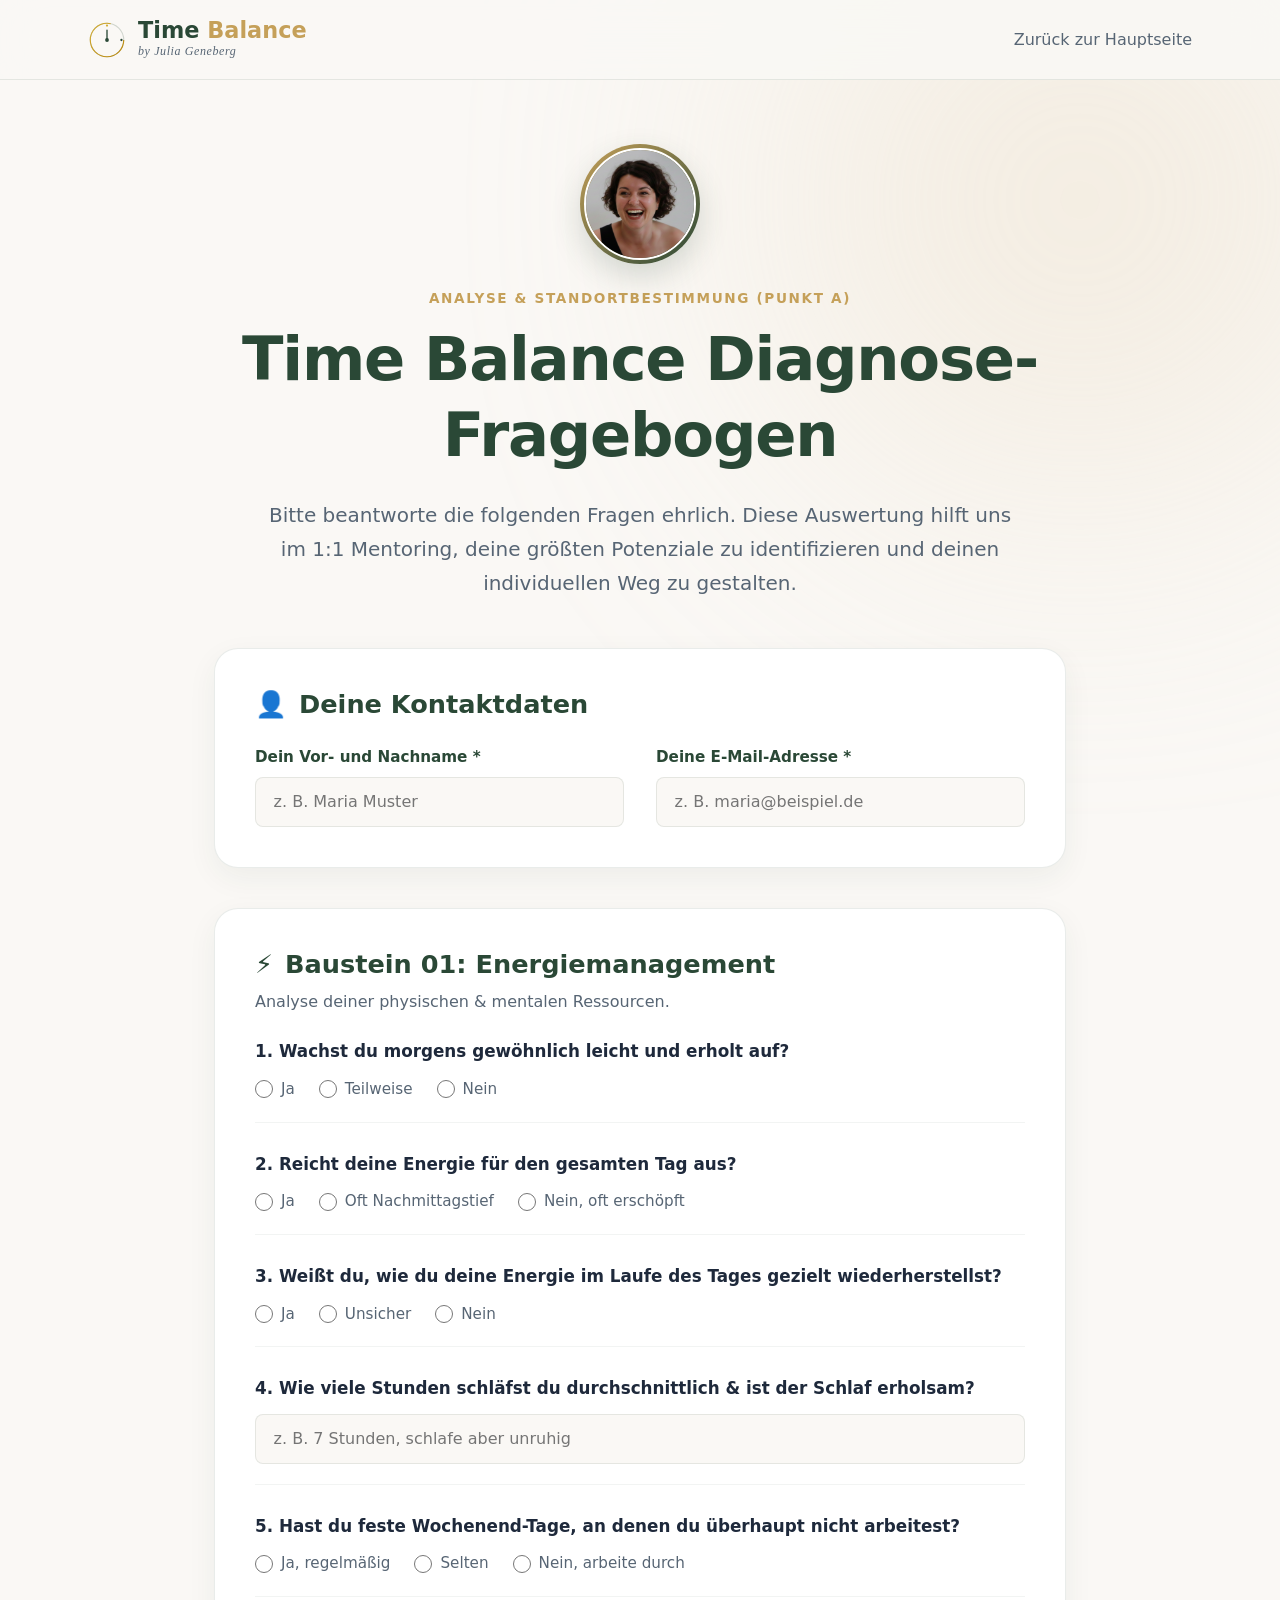
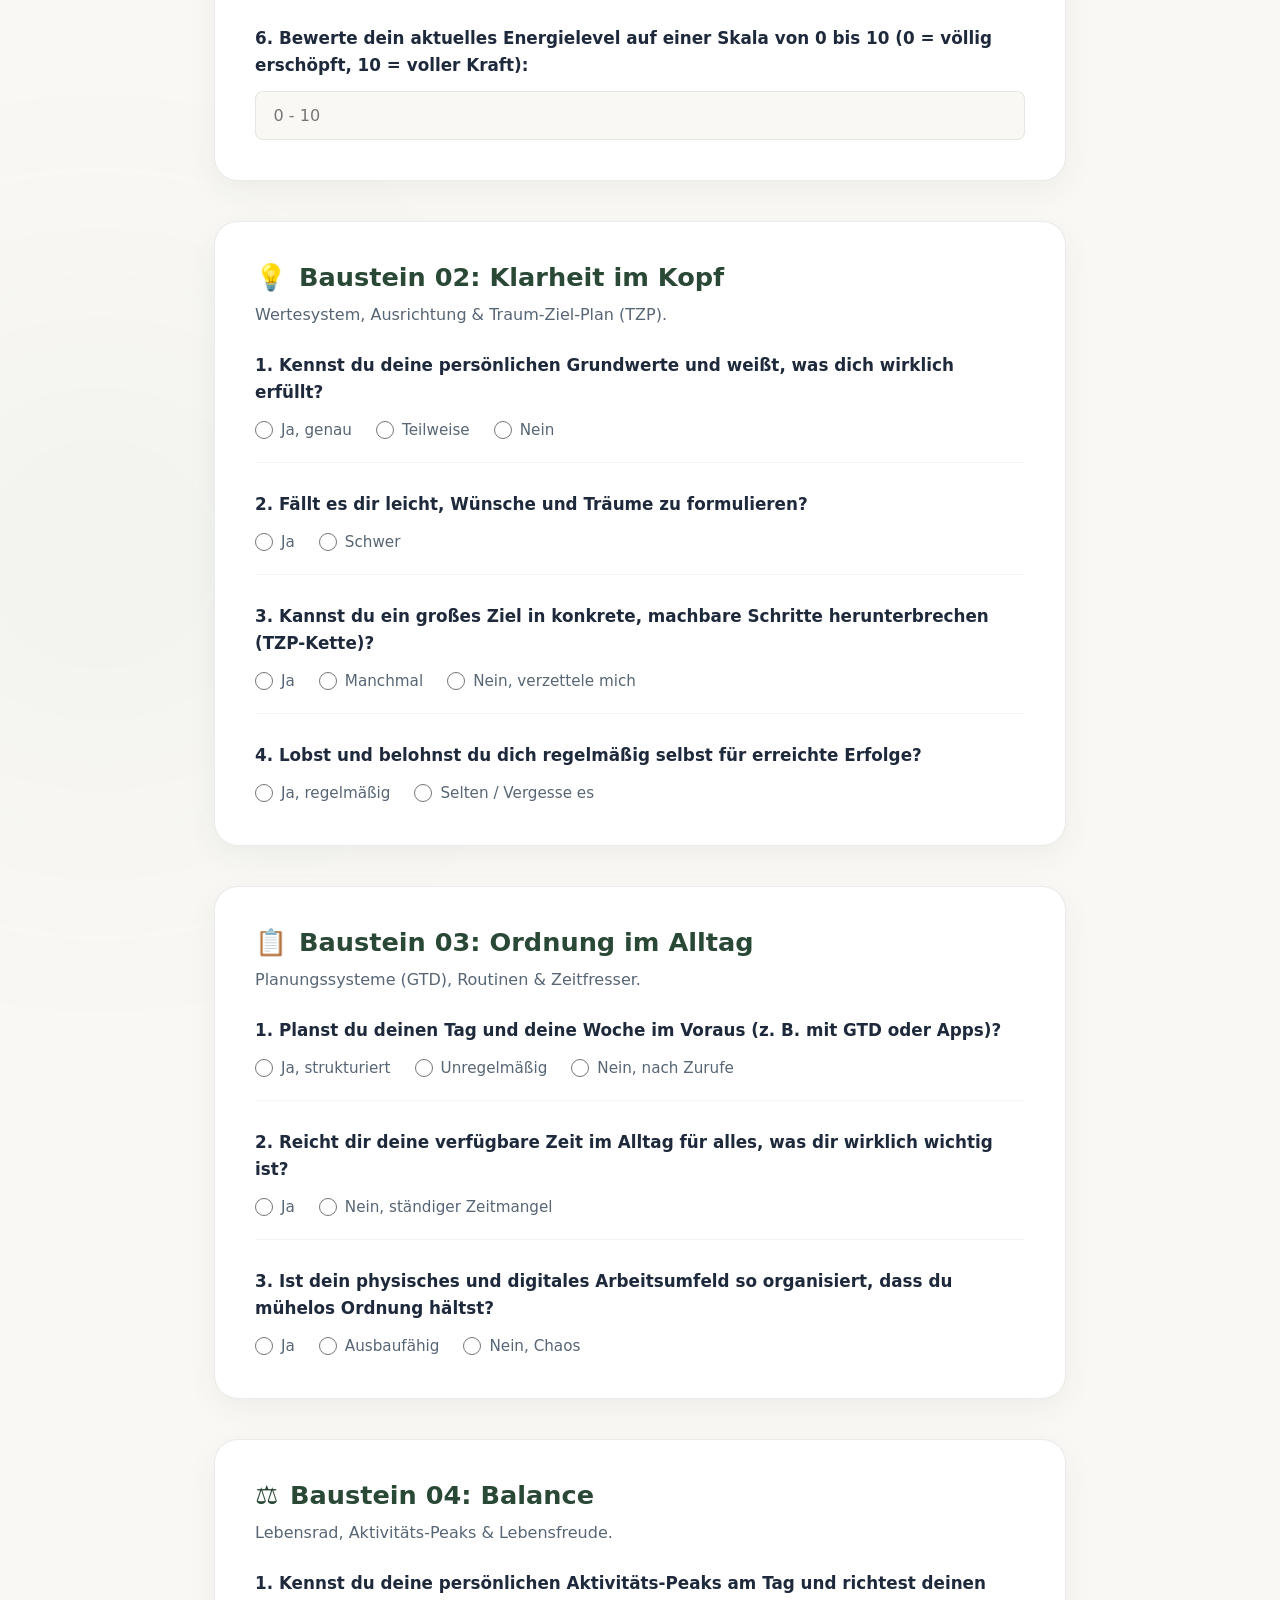
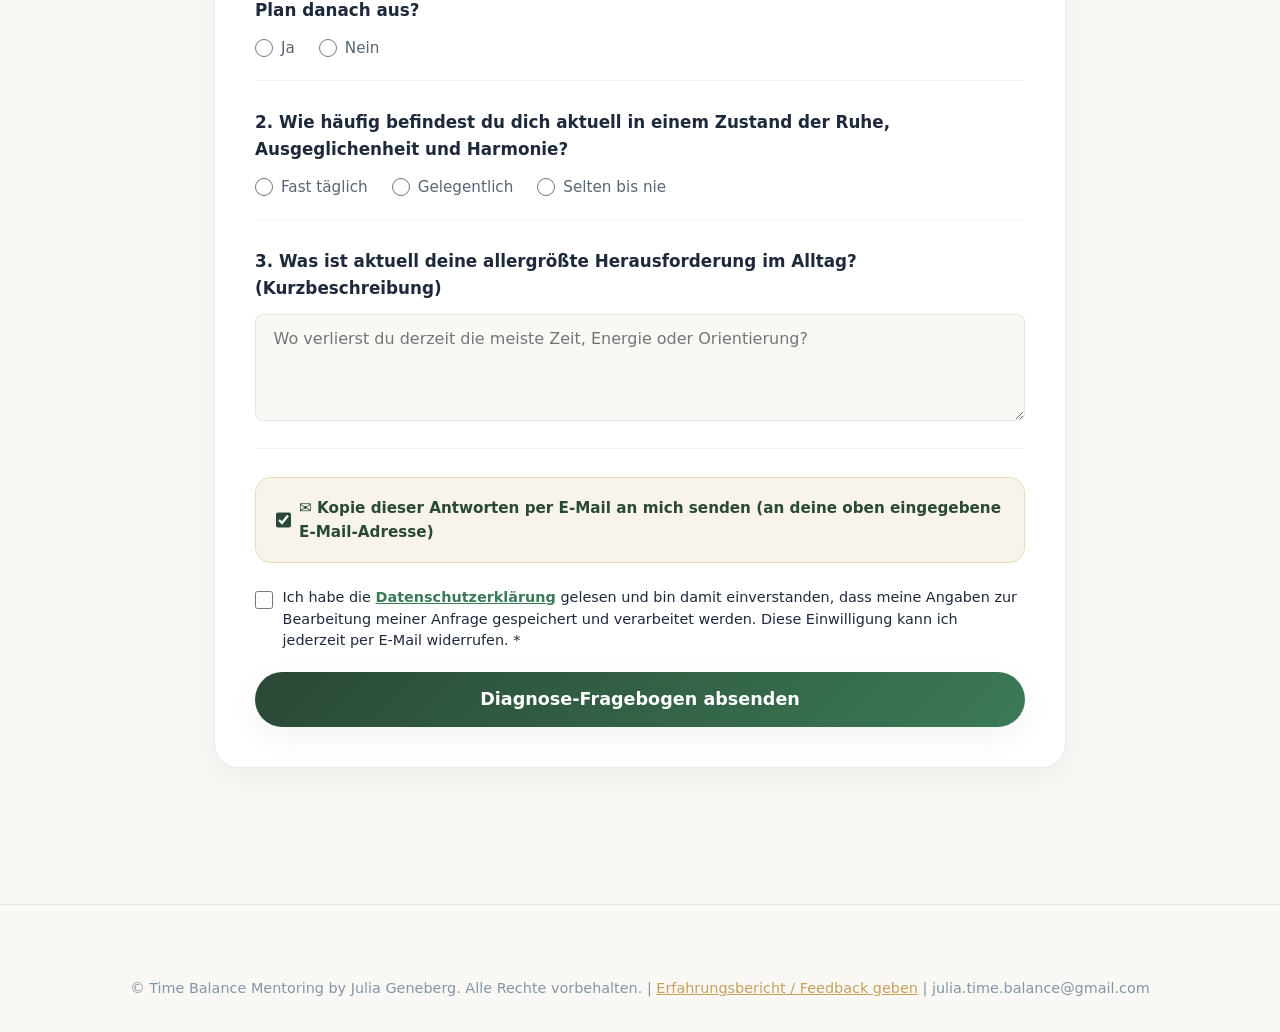
<file: fragebogen.html>
<!DOCTYPE html>
<html lang="de">
<head>
    <meta charset="UTF-8">
    <meta name="viewport" content="width=device-width, initial-scale=1.0">
    <title>Time Balance Diagnose-Fragebogen | Julia Geneberg</title>
    <meta name="description" content="Standortbestimmung & Analyse deines aktuellen Status (Punkt A) nach dem Time Balance System von Julia Geneberg.">
    
    <!-- CSS (System & Local Fonts - 100% DSGVO-konform ohne US-Datentransfer) -->
    <link rel="stylesheet" href="style.css">
    <style>
        .form-page-header {
            padding: 9rem 0 3rem;
            text-align: center;
        }
        .form-section-card {
            background: #FFF;
            border-radius: var(--radius-lg);
            padding: 2.5rem;
            margin-bottom: 2.5rem;
            border: 1px solid var(--border-light);
            box-shadow: var(--shadow-soft);
        }
        .form-section-card h3 {
            font-size: 1.6rem;
            color: var(--brand-forest);
            margin-bottom: 0.5rem;
            display: flex;
            align-items: center;
            gap: 0.75rem;
        }
        .question-group {
            margin-bottom: 1.75rem;
            padding-bottom: 1.25rem;
            border-bottom: 1px solid rgba(42, 72, 54, 0.06);
        }
        .question-group:last-child {
            border-bottom: none;
            margin-bottom: 0;
            padding-bottom: 0;
        }
        .question-label {
            font-weight: 600;
            color: var(--text-primary);
            font-size: 1.05rem;
            margin-bottom: 0.75rem;
            display: block;
        }
        .radio-options {
            display: flex;
            gap: 1.5rem;
            flex-wrap: wrap;
        }
        .radio-label {
            display: inline-flex;
            align-items: center;
            gap: 0.5rem;
            cursor: pointer;
            font-size: 0.95rem;
            color: var(--text-secondary);
        }
        .radio-label input {
            accent-color: var(--brand-forest);
            width: 18px;
            height: 18px;
        }
    </style>
</head>
<body>

    <!-- Subtle Background Glows -->
    <div class="bg-glow glow-light-1"></div>
    <div class="bg-glow glow-light-2"></div>

    <!-- Navigation Bar -->
    <nav class="navbar" id="navbar">
        <div class="container nav-container">
            <a href="index.html" class="logo">
                <div class="logo-icon-wrapper">
                    <svg class="logo-clock-svg" viewBox="0 0 100 100" width="38" height="38">
                        <circle cx="50" cy="50" r="44" fill="none" stroke="currentColor" stroke-width="3" opacity="0.2"/>
                        <circle cx="50" cy="50" r="44" fill="none" stroke="url(#goldGradient)" stroke-width="3" stroke-dasharray="276" stroke-dashoffset="60"/>
                        <line x1="50" y1="50" x2="50" y2="24" stroke="currentColor" stroke-width="3.5" stroke-linecap="round"/>
                        <line x1="50" y1="50" x2="68" y2="50" stroke="url(#goldGradient)" stroke-width="3.5" stroke-linecap="round"/>
                        <circle cx="50" cy="50" r="5" fill="currentColor"/>
                        <circle cx="50" cy="12" r="3" fill="#D4AF37"/>
                        <circle cx="88" cy="50" r="3" fill="#2A4836"/>
                        <defs>
                            <linearGradient id="goldGradient" x1="0%" y1="0%" x2="100%" y2="100%">
                                <stop offset="0%" stop-color="#D4AF37"/>
                                <stop offset="100%" stop-color="#B8860B"/>
                            </linearGradient>
                        </defs>
                    </svg>
                </div>
                <div class="logo-text-group">
                    <span class="logo-title">Time <span class="accent-gold">Balance</span></span>
                    <span class="logo-subtitle">by Julia Geneberg</span>
                </div>
            </a>
            <div class="nav-links">
                <a href="index.html">Zurück zur Hauptseite</a>
            </div>
        </div>
    </nav>

    <header class="form-page-header">
        <div class="container">
            <div class="hero-profile" style="margin-bottom: 1.5rem; display: flex; justify-content: center; align-items: center;">
                <div class="hero-avatar-circle" style="width: 110px; height: 110px; min-width: 110px; min-height: 110px; max-width: 110px; max-height: 110px; border-radius: 50%; padding: 4px; background: linear-gradient(135deg, var(--accent-gold) 0%, var(--brand-forest) 100%); box-shadow: 0 10px 25px rgba(42, 72, 54, 0.2); overflow: hidden; display: block;">
                    <img src="julia-geneberg.jpg" alt="Julia Geneberg – Time Balance Mentorin & Begleiterin" class="hero-avatar-img" style="width: 100%; height: 100%; border-radius: 50%; object-fit: cover; display: block; border: 2px solid #FFF;">
                </div>
            </div>
            <span class="section-tag">Analyse & Standortbestimmung (Punkt A)</span>
            <h1 class="hero-title">Time Balance Diagnose-Fragebogen</h1>
            <p class="hero-subtitle" style="max-width: 750px; margin: 0 auto;">
                Bitte beantworte die folgenden Fragen ehrlich. Diese Auswertung hilft uns im 1:1 Mentoring, deine größten Potenziale zu identifizieren und deinen individuellen Weg zu gestalten.
            </p>
        </div>
    </header>

    <main class="container" style="max-width: 900px; padding-bottom: 6rem;">
        <form id="diagnoseForm" onsubmit="handleDiagnoseSubmit(event)">
            <input type="hidden" name="access_key" value="28f46f2c-7856-4ea6-a1ff-81896bbd7e42">
            <input type="hidden" name="from_name" value="Time Balance Mentoring">
            <input type="hidden" name="subject" value="📋 Neuer Time Balance Diagnose-Fragebogen">

            <!-- Kontaktdaten -->
            <div class="form-section-card">
                <h3><span>👤</span> Deine Kontaktdaten</h3>
                <div class="grid grid-2" style="margin-top: 1.5rem;">
                    <div class="form-group">
                        <label for="diagName">Dein Vor- und Nachname *</label>
                        <input type="text" id="diagName" name="Name" class="form-input" placeholder="z. B. Maria Muster" required>
                    </div>
                    <div class="form-group">
                        <label for="diagEmail">Deine E-Mail-Adresse *</label>
                        <input type="email" id="diagEmail" name="Email" class="form-input" placeholder="z. B. maria@beispiel.de" required>
                    </div>
                </div>
            </div>

            <!-- Baustein 1 -->
            <div class="form-section-card">
                <h3><span>⚡</span> Baustein 01: Energiemanagement</h3>
                <p style="color: var(--text-secondary); margin-bottom: 1.5rem;">Analyse deiner physischen & mentalen Ressourcen.</p>

                <div class="question-group">
                    <span class="question-label">1. Wachst du morgens gewöhnlich leicht und erholt auf?</span>
                    <div class="radio-options">
                        <label class="radio-label"><input type="radio" name="b1_q1" value="Ja" required> Ja</label>
                        <label class="radio-label"><input type="radio" name="b1_q1" value="Teilweise"> Teilweise</label>
                        <label class="radio-label"><input type="radio" name="b1_q1" value="Nein"> Nein</label>
                    </div>
                </div>

                <div class="question-group">
                    <span class="question-label">2. Reicht deine Energie für den gesamten Tag aus?</span>
                    <div class="radio-options">
                        <label class="radio-label"><input type="radio" name="b1_q2" value="Ja" required> Ja</label>
                        <label class="radio-label"><input type="radio" name="b1_q2" value="Oft Nachmittagstief"> Oft Nachmittagstief</label>
                        <label class="radio-label"><input type="radio" name="b1_q2" value="Nein, oft erschöpft"> Nein, oft erschöpft</label>
                    </div>
                </div>

                <div class="question-group">
                    <span class="question-label">3. Weißt du, wie du deine Energie im Laufe des Tages gezielt wiederherstellst?</span>
                    <div class="radio-options">
                        <label class="radio-label"><input type="radio" name="b1_q3" value="Ja" required> Ja</label>
                        <label class="radio-label"><input type="radio" name="b1_q3" value="Unsicher"> Unsicher</label>
                        <label class="radio-label"><input type="radio" name="b1_q3" value="Nein"> Nein</label>
                    </div>
                </div>

                <div class="question-group">
                    <span class="question-label">4. Wie viele Stunden schläfst du durchschnittlich & ist der Schlaf erholsam?</span>
                    <input type="text" id="b1_q4" name="Schlaf_Qualitaet" class="form-input" placeholder="z. B. 7 Stunden, schlafe aber unruhig">
                </div>

                <div class="question-group">
                    <span class="question-label">5. Hast du feste Wochenend-Tage, an denen du überhaupt nicht arbeitest?</span>
                    <div class="radio-options">
                        <label class="radio-label"><input type="radio" name="b1_q5" value="Ja, regelmäßig" required> Ja, regelmäßig</label>
                        <label class="radio-label"><input type="radio" name="b1_q5" value="Selten"> Selten</label>
                        <label class="radio-label"><input type="radio" name="b1_q5" value="Nein, arbeite durch"> Nein, arbeite durch</label>
                    </div>
                </div>

                <div class="question-group">
                    <span class="question-label">6. Bewerte dein aktuelles Energielevel auf einer Skala von 0 bis 10 (0 = völlig erschöpft, 10 = voller Kraft):</span>
                    <input type="number" id="b1_q6" name="Energielevel_0_10" class="form-input" min="0" max="10" placeholder="0 - 10" required>
                </div>
            </div>

            <!-- Baustein 2 -->
            <div class="form-section-card">
                <h3><span>💡</span> Baustein 02: Klarheit im Kopf</h3>
                <p style="color: var(--text-secondary); margin-bottom: 1.5rem;">Wertesystem, Ausrichtung & Traum-Ziel-Plan (TZP).</p>

                <div class="question-group">
                    <span class="question-label">1. Kennst du deine persönlichen Grundwerte und weißt, was dich wirklich erfüllt?</span>
                    <div class="radio-options">
                        <label class="radio-label"><input type="radio" name="b2_q1" value="Ja, genau" required> Ja, genau</label>
                        <label class="radio-label"><input type="radio" name="b2_q1" value="Teilweise"> Teilweise</label>
                        <label class="radio-label"><input type="radio" name="b2_q1" value="Nein"> Nein</label>
                    </div>
                </div>

                <div class="question-group">
                    <span class="question-label">2. Fällt es dir leicht, Wünsche und Träume zu formulieren?</span>
                    <div class="radio-options">
                        <label class="radio-label"><input type="radio" name="b2_q2" value="Ja" required> Ja</label>
                        <label class="radio-label"><input type="radio" name="b2_q2" value="Schwer"> Schwer</label>
                    </div>
                </div>

                <div class="question-group">
                    <span class="question-label">3. Kannst du ein großes Ziel in konkrete, machbare Schritte herunterbrechen (TZP-Kette)?</span>
                    <div class="radio-options">
                        <label class="radio-label"><input type="radio" name="b2_q3" value="Ja" required> Ja</label>
                        <label class="radio-label"><input type="radio" name="b2_q3" value="Manchmal"> Manchmal</label>
                        <label class="radio-label"><input type="radio" name="b2_q3" value="Nein, verzettele mich"> Nein, verzettele mich</label>
                    </div>
                </div>

                <div class="question-group">
                    <span class="question-label">4. Lobst und belohnst du dich regelmäßig selbst für erreichte Erfolge?</span>
                    <div class="radio-options">
                        <label class="radio-label"><input type="radio" name="b2_q4" value="Ja, regelmäßig" required> Ja, regelmäßig</label>
                        <label class="radio-label"><input type="radio" name="b2_q4" value="Selten / Vergesse es"> Selten / Vergesse es</label>
                    </div>
                </div>
            </div>

            <!-- Baustein 3 -->
            <div class="form-section-card">
                <h3><span>📋</span> Baustein 03: Ordnung im Alltag</h3>
                <p style="color: var(--text-secondary); margin-bottom: 1.5rem;">Planungssysteme (GTD), Routinen & Zeitfresser.</p>

                <div class="question-group">
                    <span class="question-label">1. Planst du deinen Tag und deine Woche im Voraus (z. B. mit GTD oder Apps)?</span>
                    <div class="radio-options">
                        <label class="radio-label"><input type="radio" name="b3_q1" value="Ja, strukturiert" required> Ja, strukturiert</label>
                        <label class="radio-label"><input type="radio" name="b3_q1" value="Unregelmäßig"> Unregelmäßig</label>
                        <label class="radio-label"><input type="radio" name="b3_q1" value="Nein, nach Zurufe"> Nein, nach Zurufe</label>
                    </div>
                </div>

                <div class="question-group">
                    <span class="question-label">2. Reicht dir deine verfügbare Zeit im Alltag für alles, was dir wirklich wichtig ist?</span>
                    <div class="radio-options">
                        <label class="radio-label"><input type="radio" name="b3_q2" value="Ja" required> Ja</label>
                        <label class="radio-label"><input type="radio" name="b3_q2" value="Nein, ständiger Zeitmangel"> Nein, ständiger Zeitmangel</label>
                    </div>
                </div>

                <div class="question-group">
                    <span class="question-label">3. Ist dein physisches und digitales Arbeitsumfeld so organisiert, dass du mühelos Ordnung hältst?</span>
                    <div class="radio-options">
                        <label class="radio-label"><input type="radio" name="b3_q3" value="Ja" required> Ja</label>
                        <label class="radio-label"><input type="radio" name="b3_q3" value="Ausbaufähig"> Ausbaufähig</label>
                        <label class="radio-label"><input type="radio" name="b3_q3" value="Nein, Chaos"> Nein, Chaos</label>
                    </div>
                </div>
            </div>

            <!-- Baustein 4 -->
            <div class="form-section-card">
                <h3><span>⚖️</span> Baustein 04: Balance</h3>
                <p style="color: var(--text-secondary); margin-bottom: 1.5rem;">Lebensrad, Aktivitäts-Peaks & Lebensfreude.</p>

                <div class="question-group">
                    <span class="question-label">1. Kennst du deine persönlichen Aktivitäts-Peaks am Tag und richtest deinen Plan danach aus?</span>
                    <div class="radio-options">
                        <label class="radio-label"><input type="radio" name="b4_q1" value="Ja" required> Ja</label>
                        <label class="radio-label"><input type="radio" name="b4_q1" value="Nein"> Nein</label>
                    </div>
                </div>

                <div class="question-group">
                    <span class="question-label">2. Wie häufig befindest du dich aktuell in einem Zustand der Ruhe, Ausgeglichenheit und Harmonie?</span>
                    <div class="radio-options">
                        <label class="radio-label"><input type="radio" name="b4_q2" value="Fast täglich" required> Fast täglich</label>
                        <label class="radio-label"><input type="radio" name="b4_q2" value="Gelegentlich"> Gelegentlich</label>
                        <label class="radio-label"><input type="radio" name="b4_q2" value="Selten bis nie"> Selten bis nie</label>
                    </div>
                </div>

                <div class="question-group">
                    <span class="question-label">3. Was ist aktuell deine allergrößte Herausforderung im Alltag? (Kurzbeschreibung)</span>
                    <textarea id="diagChallenge" name="Groesste_Herausforderung" class="form-input form-textarea" rows="4" placeholder="Wo verlierst du derzeit die meiste Zeit, Energie oder Orientierung?"></textarea>
                </div>
            <div style="margin-bottom: 1.5rem; background: rgba(197, 160, 89, 0.12); padding: 1.1rem 1.25rem; border-radius: var(--radius-md); border: 1px solid var(--border-gold);">
                <label class="radio-label" style="font-weight: 600; color: var(--brand-forest);">
                    <input type="checkbox" id="sendCopyCheck" checked>
                    ✉️ Kopie dieser Antworten per E-Mail an mich senden (an deine oben eingegebene E-Mail-Adresse)
                </label>
            </div>

            <!-- Datenschutz-Einwilligung -->
            <label style="display: flex; align-items: flex-start; gap: 0.6rem; margin: 0 0 1.25rem; font-size: 0.9rem; line-height: 1.5; cursor: pointer; text-align: left;">
                <input type="checkbox" name="Datenschutz_Einwilligung" value="Ja, akzeptiert" required style="margin-top: 0.25rem; width: 18px; height: 18px; min-width: 18px; accent-color: var(--brand-forest);">
                <span>Ich habe die <a href="index.html#datenschutz" target="_blank" rel="noopener" style="color: var(--brand-emerald); font-weight: 600; text-decoration: underline;">Datenschutzerklärung</a> gelesen und bin damit einverstanden, dass meine Angaben zur Bearbeitung meiner Anfrage gespeichert und verarbeitet werden. Diese Einwilligung kann ich jederzeit per E-Mail widerrufen. *</span>
            </label>

            <button type="submit" class="btn btn-primary btn-lg btn-block shadow-soft">
                Diagnose-Fragebogen absenden
            </button>
        </form>

        <div class="form-success-message text-center" id="diagSuccess" style="display: none; padding: 3rem 1.5rem;">
            <div class="success-icon">✨</div>
            <h2 style="color: var(--brand-forest); font-size: 2.2rem; margin-bottom: 0.75rem;">
                Vielen Dank, dass du dir die Zeit genommen hast, <span id="successName"></span>!
            </h2>
            <p style="font-size: 1.15rem; color: var(--text-secondary); max-width: 680px; margin: 0 auto 1.5rem; line-height: 1.6;">
                Du hast den ersten wichtigen Schritt für deine innere Ruhe & Klarheit gemacht. Ich schaue mir deine Antworten persönlich an und freue mich sehr auf unser Gespräch!
            </p>
            <p style="font-size: 0.95rem; color: var(--brand-forest); font-weight: 500; margin-bottom: 1.5rem;">
                ✅ Deine Antworten wurden automatisch direkt an <strong>julia.time.balance@gmail.com</strong> übermittelt.
            </p>

            <div style="background: #FFF; border: 1px solid var(--border-gold); border-radius: var(--radius-md); padding: 1.5rem; max-width: 750px; margin: 0 auto 2rem; text-align: left; box-shadow: var(--shadow-soft);">
                <div style="display: flex; justify-content: space-between; align-items: center; margin-bottom: 1rem; flex-wrap: wrap; gap: 0.5rem;">
                    <h4 style="margin: 0; color: var(--brand-forest);">📋 Deine Antworten in der Übersicht:</h4>
                    <button onclick="copySummaryText()" class="btn btn-outline" style="padding: 0.4rem 0.85rem; font-size: 0.85rem;" id="copyBtn">
                        📋 Kopie in Zwischenablage kopieren
                    </button>
                </div>
                <pre id="summaryDisplay" style="white-space: pre-wrap; font-family: monospace; font-size: 0.88rem; background: var(--bg-light); padding: 1.25rem; border-radius: 8px; border: 1px solid #E0DACE; max-height: 350px; overflow-y: auto; color: #222; line-height: 1.5;"></pre>
            </div>

            <div style="display: flex; gap: 1rem; justify-content: center; flex-wrap: wrap;">
                <a href="https://calendar.app.google/Az9xQt5FuJ6fPstb7" target="_blank" rel="noopener" class="btn btn-primary shadow-soft">
                    📅 Jetzt 30-Minuten Erstgespräch buchen
                </a>
                <a href="index.html" class="btn btn-outline">Zurück zur Startseite</a>
            </div>
        </div>
    </main>

    <!-- Footer -->
    <footer class="footer">
        <div class="container text-center" style="color: var(--text-muted); font-size: 0.9rem;">
            <p>&copy; Time Balance Mentoring by Julia Geneberg. Alle Rechte vorbehalten. | <a href="feedback.html" style="color: var(--accent-gold); text-decoration: underline;">Erfahrungsbericht / Feedback geben</a> | julia.time.balance@gmail.com</p>
        </div>
    </footer>

    <script>
        function showSuccessScreen(name) {
            const form = document.getElementById('diagnoseForm');
            const successEl = document.getElementById('diagSuccess');
            const headerTag = document.querySelector('.form-page-header .section-tag');
            const headerTitle = document.querySelector('.form-page-header .hero-title');
            const headerSub = document.querySelector('.form-page-header .hero-subtitle');

            if (headerTag) headerTag.innerText = 'Vielen Dank! ✨';
            if (headerTitle) headerTitle.innerText = 'Deine Antworten wurden erfolgreich übermittelt!';
            if (headerSub) headerSub.innerText = 'Du hast den ersten wichtigen Schritt für deine innere Ruhe & Klarheit gemacht. Ich schaue mir deine Antworten persönlich an.';

            if (name) {
                const successName = document.getElementById('successName');
                if (successName) successName.innerText = name;
            }

            if (form) form.style.display = 'none';
            if (successEl) {
                successEl.style.display = 'block';
                setTimeout(() => {
                    successEl.scrollIntoView({ behavior: 'smooth', block: 'start' });
                }, 100);
            }
        }

        document.addEventListener('DOMContentLoaded', () => {
            if (window.location.search.includes('success=true')) {
                showSuccessScreen('');
            }
        });

        function getRadioVal(name) {
            const el = document.querySelector(`input[name="${name}"]:checked`);
            return el ? el.value : 'Nicht angegeben';
        }

        function copySummaryText() {
            const text = document.getElementById('summaryDisplay').innerText;
            navigator.clipboard.writeText(text).then(() => {
                const btn = document.getElementById('copyBtn');
                btn.innerText = '✅ Kopiert!';
                setTimeout(() => { btn.innerText = '📋 Kopie in Zwischenablage kopieren'; }, 3000);
            });
        }

        function handleDiagnoseSubmit(e) {
            e.preventDefault();

            const name = document.getElementById('diagName').value.trim();
            const email = document.getElementById('diagEmail').value.trim();

            // Collect all answers
            const b1_1 = getRadioVal('b1_q1');
            const b1_2 = getRadioVal('b1_q2');
            const b1_3 = getRadioVal('b1_q3');
            const b1_4 = document.getElementById('b1_q4').value.trim() || 'Nicht angegeben';
            const b1_5 = getRadioVal('b1_q5');
            const b1_6 = document.getElementById('b1_q6').value.trim() || 'Nicht angegeben';

            const b2_1 = getRadioVal('b2_q1');
            const b2_2 = getRadioVal('b2_q2');
            const b2_3 = getRadioVal('b2_q3');
            const b2_4 = getRadioVal('b2_q4');

            const b3_1 = getRadioVal('b3_q1');
            const b3_2 = getRadioVal('b3_q2');
            const b3_3 = getRadioVal('b3_q3');

            const b4_1 = getRadioVal('b4_q1');
            const b4_2 = getRadioVal('b4_q2');
            const challenge = document.getElementById('diagChallenge').value.trim() || 'Nicht angegeben';

            const summaryText = `TIME BALANCE DIAGNOSE-FRAGEBOGEN
=========================================
Absender/in: ${name}
E-Mail: ${email}
Datum: ${new Date().toLocaleDateString('de-DE')}

👤 KONTAKTDATEN
• Name: ${name}
• E-Mail: ${email}

⚡ BAUSTEIN 01: ENERGIEMANAGEMENT
1. Morgens leicht & erholt aufwachen: ${b1_1}
2. Energie reicht für den gesamten Tag: ${b1_2}
3. Energie gezielt wiederherstellen: ${b1_3}
4. Schlafstunden & Qualität: ${b1_4}
5. Feste arbeitsfreie Wochenend-Tage: ${b1_5}
6. Aktuelles Energielevel (0-10): ${b1_6} / 10

💡 BAUSTEIN 02: KLARHEIT IM KOPF
1. Persönliche Grundwerte bekannt: ${b2_1}
2. Träume & Wünsche leicht formulieren: ${b2_2}
3. Großes Ziel in TZP-Schritte zerlegen: ${b2_3}
4. Regelmäßiges Selbstlob & Belohnung: ${b2_4}

📋 BAUSTEIN 03: ORDNUNG IM ALLTAG
1. Tag & Woche im Voraus planen (GTD): ${b3_1}
2. Ausreichend Zeit für das Wichtige: ${b3_2}
3. Arbeitsumfeld organisiert & ordentlich: ${b3_3}

⚖️ BAUSTEIN 04: BALANCE
1. Aktivitäts-Peaks bekannt & genutzt: ${b4_1}
2. Zustand der Ruhe & Harmonie: ${b4_2}
3. Allergrößte Herausforderung im Alltag:
   "${challenge}"
=========================================`;

            // Display on success screen and update header
            showSuccessScreen(name);
            const summaryDisplay = document.getElementById('summaryDisplay');
            if (summaryDisplay) summaryDisplay.innerText = summaryText;

            // Send directly to julia.time.balance@gmail.com via Web3Forms API using FormData
            const formData = new FormData(document.getElementById('diagnoseForm'));
            formData.append("Auswertung_Zusammenfassung", summaryText);

            fetch('https://api.web3forms.com/submit', {
                method: 'POST',
                body: formData
            }).then(res => res.json()).then(data => {
                console.log('Web3Forms result:', data);
            }).catch(err => {
                console.error('Web3Forms error:', err);
            });
        }
    </script>
</body>
</html>
</file>
<file: style.css>
/* ==========================================================================
   Time Balance - Light Theme Design System (Julia Geneberg)
   ========================================================================== */
:root {
    /* Color Palette - Elegant Light Theme */
    --bg-light: #FAF8F5;          /* Warm linen / soft cream background */
    --bg-card: #FFFFFF;           /* Crisp clean white cards */
    --bg-card-hover: #F4F0EA;     /* Subtle warm hover */
    --bg-surface: #F2EDE4;        /* Soft section background */
    
    --text-primary: #1E293B;      /* Deep slate / charcoal */
    --text-secondary: #576574;    /* Muted warm grey */
    --text-muted: #8395A7;        /* Soft subtle text */
    
    /* Brand Accents */
    --brand-forest: #2A4836;      /* Deep Sage / Forest Green */
    --brand-emerald: #3B7A57;     /* Vibrant Sage Green */
    --accent-gold: #C5A059;       /* Luxury Warm Gold */
    --accent-gold-light: #E6D5B8; /* Light Champagne Gold */
    --accent-rose: #E8B4B8;       /* Soft Blush Pink */
    
    --border-light: rgba(42, 72, 54, 0.1);
    --border-gold: rgba(197, 160, 89, 0.3);
    
    /* Typography - 100% Local & Privacy Compliant (DSGVO-safe) */
    --font-heading: 'Outfit', system-ui, -apple-system, BlinkMacSystemFont, 'Segoe UI', Roboto, Helvetica, Arial, sans-serif;
    --font-serif: 'Cormorant Garamond', Georgia, 'Cambria', 'Times New Roman', serif;
    --font-body: 'Inter', system-ui, -apple-system, BlinkMacSystemFont, 'Segoe UI', Roboto, Helvetica, Arial, sans-serif;

    /* Transitions & Shadows */
    --transition: all 0.3s cubic-bezier(0.4, 0, 0.2, 1);
    --shadow-soft: 0 10px 30px rgba(42, 72, 54, 0.06);
    --shadow-hover: 0 20px 40px rgba(42, 72, 54, 0.12);
    --radius-sm: 8px;
    --radius-md: 16px;
    --radius-lg: 24px;
}

/* ==========================================================================
   Base Styles
   ========================================================================== */
* {
    margin: 0;
    padding: 0;
    box-sizing: border-box;
}

html {
    scroll-behavior: smooth;
    font-size: 16px;
}

body {
    background-color: var(--bg-light);
    color: var(--text-primary);
    font-family: var(--font-body);
    line-height: 1.6;
    overflow-x: hidden;
    position: relative;
    min-height: 100vh;
}

h1, h2, h3, h4 {
    font-family: var(--font-heading);
    color: var(--brand-forest);
    font-weight: 700;
    line-height: 1.25;
}

a {
    color: inherit;
    text-decoration: none;
}

/* ==========================================================================
   Background Effects
   ========================================================================== */
.bg-glow {
    position: absolute;
    border-radius: 50%;
    filter: blur(140px);
    z-index: -1;
    pointer-events: none;
    opacity: 0.35;
}

.glow-light-1 {
    width: 600px;
    height: 600px;
    background: var(--accent-gold-light);
    top: -100px;
    right: -100px;
}

.glow-light-2 {
    width: 500px;
    height: 500px;
    background: rgba(59, 122, 87, 0.15);
    top: 45%;
    left: -150px;
}

/* ==========================================================================
   Layout & Utility
   ========================================================================== */
.container {
    width: 90%;
    max-width: 1200px;
    margin: 0 auto;
    padding: 0 1.5rem;
}

.section {
    padding: 6.5rem 0;
}

.text-center {
    text-align: center;
}

.align-center {
    align-items: center;
}

.gradient-text {
    background: linear-gradient(135deg, var(--brand-forest) 0%, var(--brand-emerald) 50%, var(--accent-gold) 100%);
    -webkit-background-clip: text;
    -webkit-text-fill-color: transparent;
}

.accent-gold {
    color: var(--accent-gold);
}

.glass-card {
    background: var(--bg-card);
    border: 1px solid var(--border-light);
    border-radius: var(--radius-lg);
    padding: 2.5rem;
    box-shadow: var(--shadow-soft);
    transition: var(--transition);
}

.glass-card:hover {
    box-shadow: var(--shadow-hover);
    transform: translateY(-4px);
    border-color: rgba(197, 160, 89, 0.4);
}

.grid {
    display: grid;
    gap: 2rem;
}

.grid-2 {
    grid-template-columns: repeat(auto-fit, minmax(340px, 1fr));
}

.grid-3 {
    grid-template-columns: repeat(auto-fit, minmax(300px, 1fr));
}

.modules-grid {
    grid-template-columns: repeat(2, 1fr);
}

@media (max-width: 850px) {
    .modules-grid {
        grid-template-columns: 1fr;
    }
}

/* ==========================================================================
   Buttons
   ========================================================================== */
.btn {
    display: inline-flex;
    align-items: center;
    justify-content: center;
    gap: 0.75rem;
    padding: 0.85rem 1.75rem;
    font-family: var(--font-heading);
    font-size: 1rem;
    font-weight: 600;
    border-radius: 99px;
    cursor: pointer;
    transition: var(--transition);
    border: none;
    outline: none;
}

.btn-primary {
    background: linear-gradient(135deg, var(--brand-forest) 0%, var(--brand-emerald) 100%);
    color: #FFF;
}

.btn-primary:hover {
    transform: translateY(-2px);
    box-shadow: 0 12px 30px rgba(42, 72, 54, 0.25);
}

.btn-outline {
    background: transparent;
    border: 2px solid var(--brand-forest);
    color: var(--brand-forest);
}

.btn-outline:hover {
    background: var(--brand-forest);
    color: #FFF;
}

.btn-nav {
    padding: 0.6rem 1.35rem;
    font-size: 0.9rem;
}

.btn-lg {
    padding: 1.1rem 2.25rem;
    font-size: 1.1rem;
}

.btn-block {
    width: 100%;
}

.shadow-soft {
    box-shadow: var(--shadow-soft);
}

/* ==========================================================================
   Navigation Bar
   ========================================================================== */
.navbar {
    position: fixed;
    top: 0;
    left: 0;
    width: 100%;
    z-index: 1000;
    padding: 1.1rem 0;
    background: rgba(250, 248, 245, 0.85);
    backdrop-filter: blur(20px);
    -webkit-backdrop-filter: blur(20px);
    border-bottom: 1px solid var(--border-light);
    transition: var(--transition);
}

.nav-container {
    display: flex;
    justify-content: space-between;
    align-items: center;
}

.logo {
    display: flex;
    align-items: center;
    gap: 0.75rem;
}

.logo-icon-wrapper {
    display: flex;
    align-items: center;
    justify-content: center;
    color: var(--brand-forest);
}

.logo-text-group {
    display: flex;
    flex-direction: column;
}

.logo-title {
    font-family: var(--font-heading);
    font-size: 1.4rem;
    font-weight: 800;
    color: var(--brand-forest);
    line-height: 1.1;
}

.logo-subtitle {
    font-size: 0.75rem;
    font-family: var(--font-serif);
    font-style: italic;
    color: var(--text-secondary);
    letter-spacing: 0.05em;
}

.nav-links {
    display: flex;
    align-items: center;
    gap: 2.25rem;
}

.nav-links a:not(.btn) {
    color: var(--text-secondary);
    font-weight: 500;
    transition: var(--transition);
}

.nav-links a:not(.btn):hover {
    color: var(--brand-forest);
}

/* ==========================================================================
   Hero Section
   ========================================================================== */
.hero {
    padding: 11.5rem 0 6rem;
    position: relative;
}

.hero-container {
    display: flex;
    flex-direction: column;
    align-items: center;
    text-align: center;
    max-width: 920px;
}

.hero-profile {
    margin-bottom: 1.5rem !important;
    display: flex !important;
    flex-direction: column !important;
    align-items: center !important;
}

.hero-avatar-circle {
    position: relative !important;
    width: 120px !important;
    height: 120px !important;
    min-width: 120px !important;
    min-height: 120px !important;
    max-width: 120px !important;
    max-height: 120px !important;
    border-radius: 50% !important;
    padding: 4px !important;
    background: linear-gradient(135deg, var(--accent-gold) 0%, var(--brand-forest) 100%) !important;
    box-shadow: 0 12px 30px rgba(42, 72, 54, 0.18) !important;
    transition: var(--transition-normal) !important;
    overflow: hidden !important;
    display: inline-block !important;
}

.hero-avatar-circle:hover {
    transform: scale(1.06) !important;
    box-shadow: 0 15px 35px rgba(197, 160, 89, 0.3) !important;
}

.hero-avatar-img {
    width: 100% !important;
    height: 100% !important;
    border-radius: 50% !important;
    object-fit: cover !important;
    display: block !important;
    border: 2px solid #FFF !important;
}

.hero-badge {
    display: inline-flex;
    align-items: center;
    gap: 0.5rem;
    background: #FFF;
    border: 1px solid var(--border-gold);
    padding: 0.45rem 1.2rem;
    border-radius: 99px;
    font-size: 0.875rem;
    color: var(--brand-forest);
    margin-bottom: 2rem;
    font-weight: 600;
    box-shadow: 0 4px 15px rgba(197, 160, 89, 0.12);
}

.pulse-dot {
    width: 8px;
    height: 8px;
    background-color: var(--accent-gold);
    border-radius: 50%;
    animation: pulse 2s infinite;
}

@keyframes pulse {
    0% { transform: scale(0.95); box-shadow: 0 0 0 0 rgba(197, 160, 89, 0.7); }
    70% { transform: scale(1); box-shadow: 0 0 0 10px rgba(197, 160, 89, 0); }
    100% { transform: scale(0.95); box-shadow: 0 0 0 0 rgba(197, 160, 89, 0); }
}

.hero-title {
    font-size: clamp(2.4rem, 5vw, 3.8rem);
    letter-spacing: -0.02em;
    margin-bottom: 1.5rem;
}

.hero-subtitle {
    font-size: 1.25rem;
    color: var(--text-secondary);
    max-width: 780px;
    margin-bottom: 2.75rem;
    line-height: 1.7;
}

.hero-actions {
    display: flex;
    gap: 1.25rem;
    flex-wrap: wrap;
    justify-content: center;
    margin-bottom: 3.5rem;
}

.hero-pillars-preview {
    display: flex;
    gap: 1rem;
    flex-wrap: wrap;
    justify-content: center;
    padding-top: 2rem;
    border-top: 1px solid var(--border-light);
    width: 100%;
}

.pillar-pill {
    background: #FFF;
    border: 1px solid var(--border-light);
    padding: 0.6rem 1.25rem;
    border-radius: var(--radius-md);
    font-weight: 600;
    font-size: 0.95rem;
    color: var(--brand-forest);
    box-shadow: 0 4px 12px rgba(0, 0, 0, 0.02);
}

/* ==========================================================================
   Philosophy Section
   ========================================================================== */
.philosophy-section {
    background: var(--bg-surface);
}

.philosophy-text h2 {
    font-size: 2.3rem;
    margin-bottom: 1rem;
}

.lead-text {
    font-size: 1.15rem;
    color: var(--text-secondary);
    margin-bottom: 2rem;
}

.strategy-comparison {
    display: flex;
    flex-direction: column;
    gap: 1rem;
    margin-bottom: 1.5rem;
}

.strategy-box {
    padding: 1.25rem 1.5rem;
    border-radius: var(--radius-md);
    border: 1px solid var(--border-light);
}

.strategy-bad {
    background: #FFF;
}

.strategy-bad h4 {
    font-size: 1.1rem;
    color: #C0392B;
    margin-bottom: 0.4rem;
}

.strategy-bad p {
    font-size: 0.95rem;
    color: var(--text-secondary);
}

.strategy-good {
    background: #FFF;
    border: 2px solid var(--accent-gold);
    box-shadow: 0 6px 20px rgba(197, 160, 89, 0.15);
}

.strategy-good h4 {
    font-size: 1.2rem;
    color: var(--brand-forest);
    margin-bottom: 0.5rem;
}

.main-quote-card {
    background: #FFF;
    border-color: var(--border-gold);
    position: relative;
    padding: 3rem 2.5rem;
}

.author-photo-wrapper {
    width: 150px;
    height: 150px;
    margin: 0 auto 1.5rem;
    border-radius: 50%;
    padding: 4px;
    background: linear-gradient(135deg, var(--brand-forest) 0%, var(--accent-gold) 100%);
    box-shadow: 0 10px 25px rgba(42, 72, 54, 0.15);
}

.author-photo {
    width: 100%;
    height: 100%;
    object-fit: cover;
    border-radius: 50%;
    display: block;
}

.author-title {
    font-size: 0.95rem;
    color: var(--text-secondary);
    margin-top: 0.35rem;
    font-weight: 500;
}

/* About Me Section */
.about-section {
    background: linear-gradient(180deg, var(--bg-light) 0%, rgba(244, 240, 233, 0.7) 100%);
    position: relative;
    padding: 6rem 0;
}

.about-images-gallery {
    position: relative;
    display: grid;
    grid-template-columns: 1fr 1fr;
    gap: 1.5rem;
}

.about-img-card {
    position: relative;
    border-radius: var(--radius-lg);
    overflow: hidden;
    box-shadow: 0 15px 35px rgba(42, 72, 54, 0.12);
    border: 1px solid var(--border-gold);
    transition: var(--transition-normal);
}

.about-img-card:hover {
    transform: translateY(-5px);
    box-shadow: 0 20px 40px rgba(42, 72, 54, 0.18);
}

.card-primary {
    margin-top: 0;
}

.card-secondary {
    margin-top: 2.5rem;
}

.about-img {
    width: 100%;
    height: 440px;
    object-fit: cover;
    object-position: center;
    display: block;
}

.about-img-badge {
    position: absolute;
    bottom: 1rem;
    left: 1rem;
    right: 1rem;
    background: rgba(42, 72, 54, 0.88);
    backdrop-filter: blur(8px);
    color: #FFF;
    padding: 0.55rem 0.85rem;
    border-radius: var(--radius-sm);
    font-size: 0.82rem;
    font-weight: 500;
    text-align: center;
    border: 1px solid rgba(255,255,255,0.2);
}

.about-img-badge.gold-badge {
    background: rgba(197, 160, 89, 0.95);
    color: var(--brand-forest);
    font-weight: 600;
}

.about-highlight-box {
    background: var(--bg-card);
    border-left: 4px solid var(--accent-gold);
    padding: 1.5rem;
    border-radius: 0 var(--radius-md) var(--radius-md) 0;
    margin: 1.5rem 0;
    box-shadow: var(--shadow-sm);
}

.about-highlight-box h4 {
    color: var(--brand-forest);
    font-size: 1.1rem;
    margin-bottom: 0.5rem;
}

.about-highlight-box p {
    margin-bottom: 0;
    font-size: 0.98rem;
    color: var(--text-primary);
    line-height: 1.6;
}

.about-closing-note {
    font-style: italic;
    color: var(--brand-forest);
    font-weight: 500;
    line-height: 1.6;
}

.about-cta {
    margin-top: 1.75rem;
}

@media (max-width: 850px) {
    .about-images-gallery {
        grid-template-columns: 1fr;
    }
    .card-secondary {
        margin-top: 0;
    }
    .about-img {
        height: 340px;
    }
}

.quote-icon {
    font-family: var(--font-serif);
    font-size: 5rem;
    color: var(--accent-gold);
    line-height: 0.5;
    margin-bottom: 1rem;
}

.quote-text {
    font-family: var(--font-serif);
    font-size: 1.75rem;
    font-style: italic;
    color: var(--brand-forest);
    margin-bottom: 1.5rem;
    line-height: 1.4;
}

.quote-author {
    font-family: var(--font-heading);
    font-weight: 700;
    color: var(--accent-gold);
    font-style: normal;
    text-transform: uppercase;
    letter-spacing: 0.08em;
    font-size: 0.9rem;
}

/* ==========================================================================
   Modules Section
   ========================================================================== */
.section-tag {
    text-transform: uppercase;
    font-size: 0.85rem;
    font-weight: 700;
    letter-spacing: 0.12em;
    color: var(--accent-gold);
    display: block;
    margin-bottom: 0.75rem;
}

.section-header h2 {
    font-size: 2.5rem;
    margin-bottom: 1rem;
}

.section-header p {
    color: var(--text-secondary);
    font-size: 1.15rem;
}

.module-card {
    position: relative;
    background: #FFF;
}

.module-number {
    position: absolute;
    top: 1.5rem;
    right: 1.5rem;
    font-family: var(--font-heading);
    font-size: 0.8rem;
    font-weight: 700;
    text-transform: uppercase;
    letter-spacing: 0.08em;
    color: var(--accent-gold);
    background: rgba(197, 160, 89, 0.12);
    padding: 0.25rem 0.75rem;
    border-radius: 99px;
}

.module-header {
    display: flex;
    align-items: center;
    gap: 1rem;
    margin-bottom: 1rem;
}

.module-icon {
    width: 50px;
    height: 50px;
    border-radius: var(--radius-md);
    background: rgba(42, 72, 54, 0.08);
    display: flex;
    align-items: center;
    justify-content: center;
    font-size: 1.5rem;
}

.module-card h3 {
    font-size: 1.4rem;
}

.module-desc {
    color: var(--text-secondary);
    margin-bottom: 1.5rem;
}

.module-topics {
    list-style: none;
    display: flex;
    flex-direction: column;
    gap: 0.5rem;
    border-top: 1px solid var(--border-light);
    padding-top: 1rem;
}

.module-topics li {
    font-size: 0.95rem;
    color: var(--text-primary);
    position: relative;
    padding-left: 1.25rem;
}

.module-topics li::before {
    content: "•";
    color: var(--accent-gold);
    font-weight: bold;
    position: absolute;
    left: 0;
}

/* ==========================================================================
   Offers Section
   ========================================================================== */
.offers-section {
    background: var(--bg-surface);
}

.offer-card {
    background: #FFF;
    display: flex;
    flex-direction: column;
    position: relative;
}

.offer-badge {
    align-self: flex-start;
    font-size: 0.8rem;
    font-weight: 700;
    text-transform: uppercase;
    letter-spacing: 0.08em;
    padding: 0.3rem 0.8rem;
    border-radius: 99px;
    background: rgba(87, 101, 116, 0.1);
    color: var(--text-secondary);
    margin-bottom: 1rem;
}

.offers-grid-3 {
    display: grid;
    grid-template-columns: repeat(3, 1fr);
    gap: 2rem;
    align-items: stretch;
}

@media (max-width: 1024px) {
    .offers-grid-3 {
        grid-template-columns: 1fr;
    }
}

.badge-free {
    background: linear-gradient(135deg, #2A4836 0%, #3e6b50 100%);
    color: #FFF;
}

.btn-calendar {
    background: linear-gradient(135deg, var(--brand-forest) 0%, #1f382a 100%);
    color: #FFF !important;
    border: none;
    display: inline-flex;
    align-items: center;
    justify-content: center;
    gap: 0.5rem;
    font-weight: 600;
}

.btn-calendar:hover {
    background: linear-gradient(135deg, var(--accent-gold) 0%, #B8860B 100%);
    transform: translateY(-2px);
    box-shadow: 0 8px 20px rgba(197, 160, 89, 0.3);
}

.contact-avatar-wrapper {
    display: flex;
    flex-direction: column;
    align-items: center;
    margin-bottom: 1.5rem;
}

.contact-avatar-img {
    width: 96px;
    height: 96px;
    border-radius: 50%;
    object-fit: cover;
    border: 3px solid var(--accent-gold);
    box-shadow: 0 10px 25px rgba(42, 72, 54, 0.18);
    margin-bottom: 0.5rem;
    transition: var(--transition-normal);
}

.contact-avatar-img:hover {
    transform: scale(1.05);
}

.contact-avatar-label {
    font-size: 0.95rem;
    font-weight: 600;
    color: var(--brand-forest);
    background: var(--bg-light);
    padding: 0.25rem 0.85rem;
    border-radius: 99px;
    border: 1px solid var(--border-gold);
}

.offer-featured {
    border: 2px solid var(--accent-gold);
    box-shadow: 0 15px 35px rgba(197, 160, 89, 0.18);
}

.offer-card h3 {
    font-size: 1.6rem;
    margin-bottom: 0.5rem;
}

.offer-duration {
    font-size: 1rem;
    font-weight: 600;
    color: var(--brand-emerald);
    margin-bottom: 1.25rem;
}

.offer-intro {
    color: var(--text-secondary);
    margin-bottom: 1.75rem;
}

.offer-features {
    list-style: none;
    display: flex;
    flex-direction: column;
    gap: 0.85rem;
    margin-bottom: 2rem;
    flex-grow: 1;
}

.offer-features li {
    font-size: 1rem;
    color: var(--text-primary);
}

/* ==========================================================================
   Contact Section & Form
   ========================================================================== */
.contact-wrapper {
    max-width: 800px;
    margin: 0 auto;
    background: #FFF;
    padding: 3.5rem;
}

.contact-header h2 {
    font-size: 2.25rem;
    margin-bottom: 0.75rem;
}

.contact-header p {
    color: var(--text-secondary);
    margin-bottom: 2.5rem;
}

.contact-form {
    display: flex;
    flex-direction: column;
    gap: 1.5rem;
}

.form-group {
    display: flex;
    flex-direction: column;
    gap: 0.5rem;
    text-align: left;
}

.form-group label {
    font-weight: 600;
    font-size: 0.95rem;
    color: var(--brand-forest);
}

.form-input {
    width: 100%;
    padding: 0.9rem 1.1rem;
    background: #FAF8F5;
    border: 1px solid var(--border-light);
    border-radius: var(--radius-sm);
    font-family: var(--font-body);
    font-size: 1rem;
    color: var(--text-primary);
    outline: none;
    transition: var(--transition);
}

.form-input:focus {
    background: #FFF;
    border-color: var(--accent-gold);
    box-shadow: 0 0 0 3px rgba(197, 160, 89, 0.2);
}

.form-select {
    cursor: pointer;
}

.form-textarea {
    resize: vertical;
}

.form-note {
    font-size: 0.875rem;
    color: var(--text-secondary);
    text-align: center;
}

.success-icon {
    font-size: 3.5rem;
    margin-bottom: 1rem;
}

/* ==========================================================================
   Footer & Modals
   ========================================================================== */
.footer {
    border-top: 1px solid var(--border-light);
    padding: 4.5rem 0 2rem;
    background: #FAF8F5;
}

.footer-container {
    display: flex;
    justify-content: space-between;
    align-items: flex-start;
    margin-bottom: 3rem;
    flex-wrap: wrap;
    gap: 2rem;
}

.footer-brand p {
    color: var(--text-secondary);
    margin-top: 0.75rem;
    max-width: 340px;
}

.footer-links h4 {
    margin-bottom: 1rem;
    font-size: 1.1rem;
}

.footer-links ul {
    list-style: none;
    display: flex;
    flex-direction: column;
    gap: 0.5rem;
}

.footer-links a {
    color: var(--text-secondary);
    transition: var(--transition);
}

.footer-links a:hover {
    color: var(--brand-forest);
}

.footer-bottom {
    text-align: center;
    border-top: 1px solid var(--border-light);
    padding-top: 2rem;
    color: var(--text-muted);
    font-size: 0.875rem;
}

/* Modals */
.modal {
    position: fixed;
    top: 0;
    left: 0;
    width: 100vw;
    height: 100vh;
    z-index: 2000;
    display: flex;
    align-items: center;
    justify-content: center;
    opacity: 0;
    pointer-events: none;
    transition: opacity 0.3s ease;
}

.modal[aria-hidden="false"] {
    opacity: 1;
    pointer-events: auto;
}

.modal-overlay {
    position: absolute;
    width: 100%;
    height: 100%;
    background: rgba(30, 41, 59, 0.6);
    backdrop-filter: blur(6px);
}

.modal-container {
    position: relative;
    max-width: 650px;
    width: 90%;
    max-height: 80vh;
    overflow-y: auto;
    z-index: 2001;
    background: #FFF;
    border: 1px solid var(--border-light);
}

.modal-close {
    position: absolute;
    top: 1.5rem;
    right: 1.5rem;
    background: none;
    border: none;
    color: var(--text-secondary);
    font-size: 1.75rem;
    cursor: pointer;
    transition: var(--transition);
}

.modal-close:hover {
    color: var(--brand-forest);
}

.modal-body h2 {
    margin-bottom: 1rem;
}

.modal-body h3 {
    margin-top: 1.5rem;
    margin-bottom: 0.5rem;
    font-size: 1.15rem;
}

.modal-body p {
    color: var(--text-secondary);
    margin-bottom: 1rem;
    font-size: 0.95rem;
}

/* Responsive Breakpoints */
@media (max-width: 900px) {
    .hero-pillars-preview {
        flex-direction: column;
        align-items: center;
    }
    
    .contact-wrapper {
        padding: 2rem 1.5rem;
    }
}

@media (max-width: 600px) {
    .nav-links a:not(.btn) {
        display: none;
    }
    
    .hero-actions {
        flex-direction: column;
        width: 100%;
    }

    .btn-lg {
        width: 100%;
    }
}
</file>
